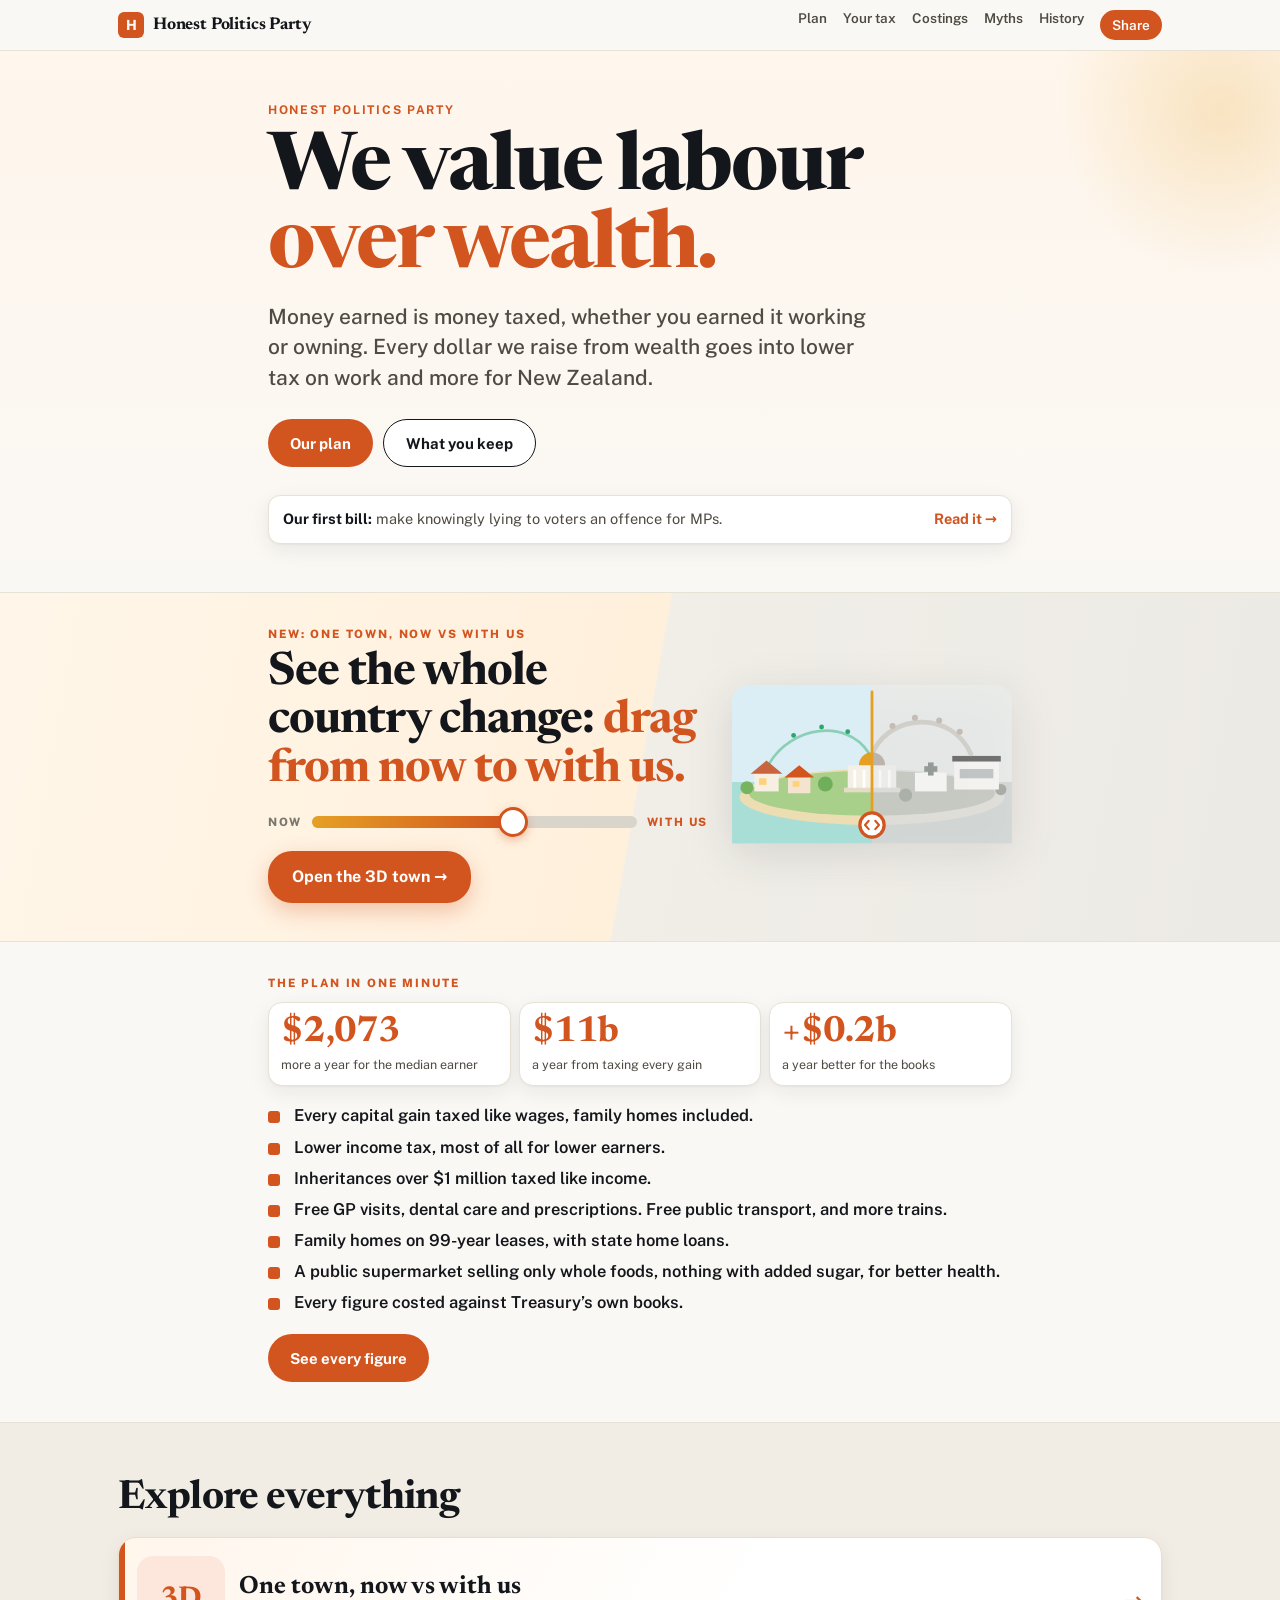
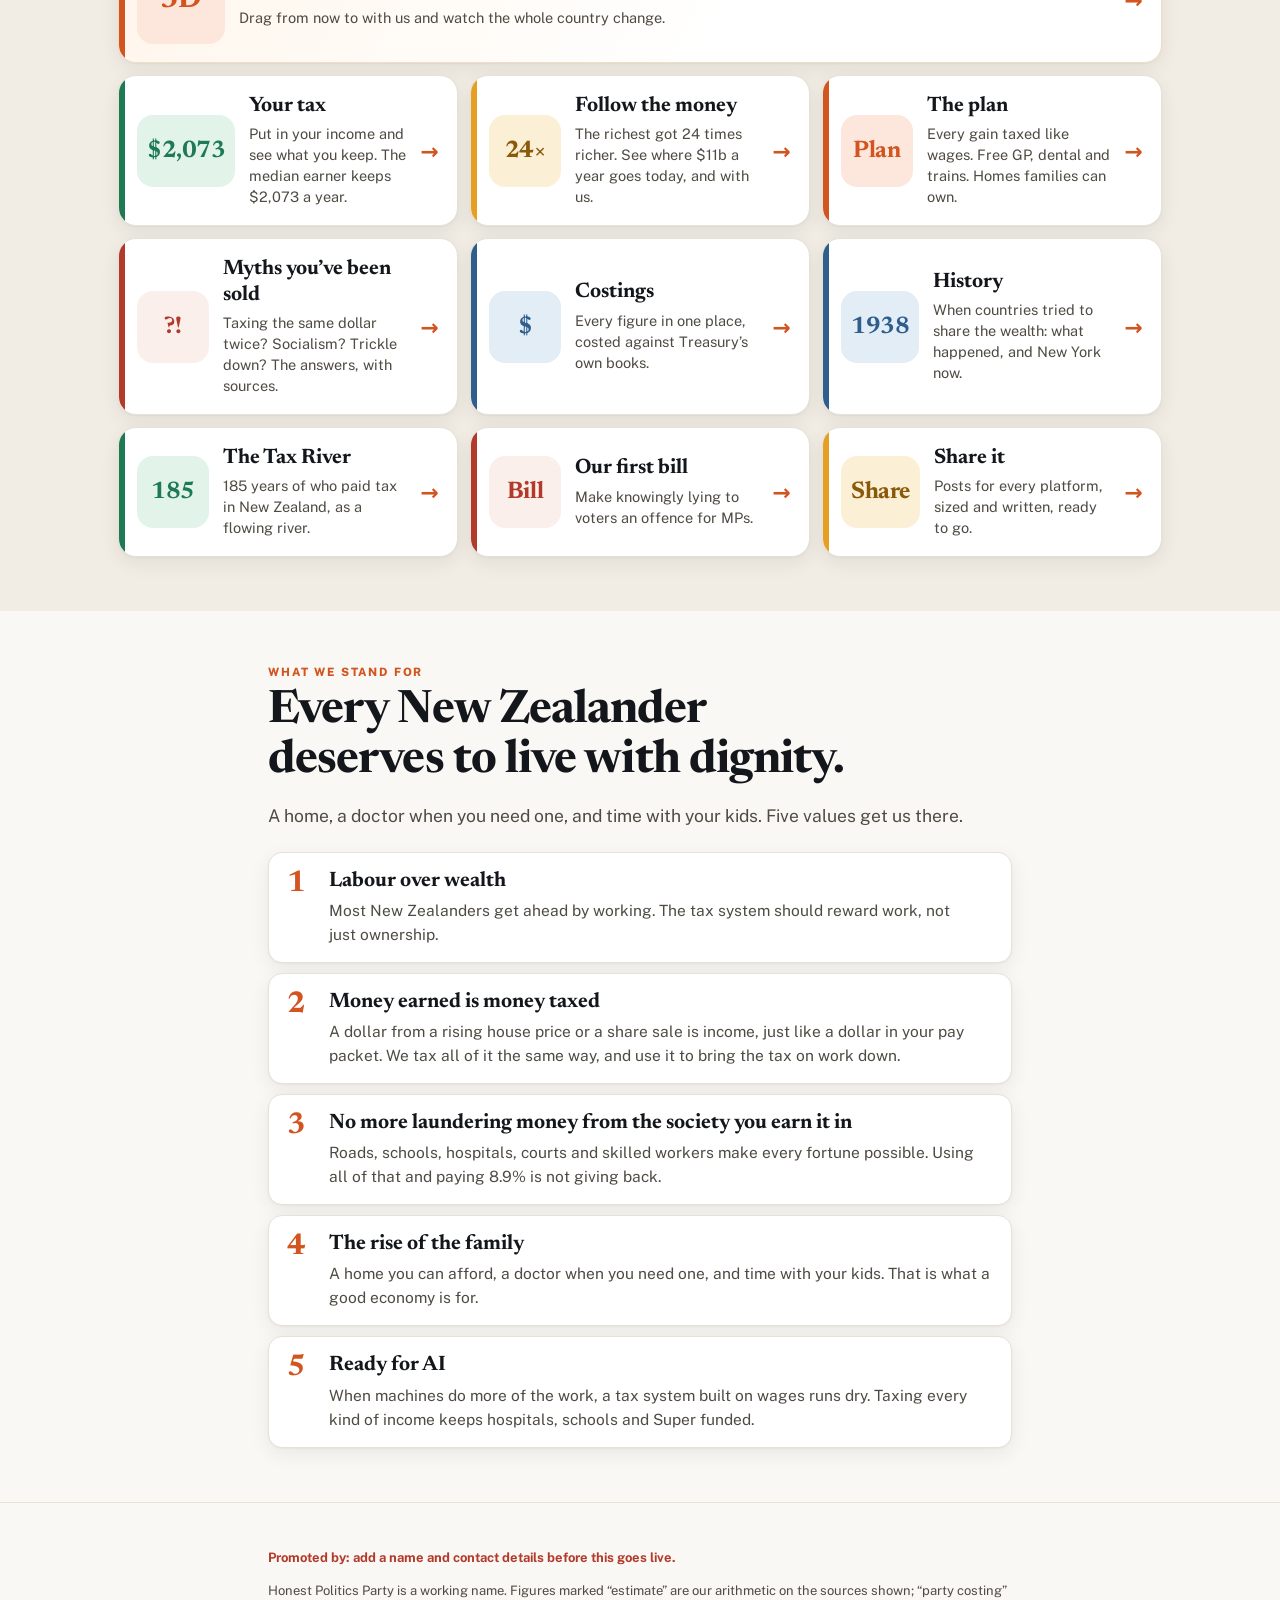
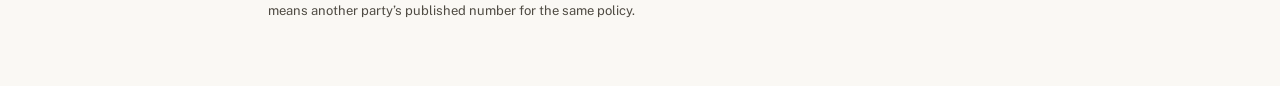
<file: index.html>
<!doctype html>
<html lang="en">
<head>
<meta charset="utf-8">
<meta name="viewport" content="width=device-width, initial-scale=1, viewport-fit=cover">
<meta name="theme-color" content="#13161B">
<title>Honest Politics Party: we value labour over wealth</title>
<meta name="description" content="Money earned is money taxed. Every capital gain taxed like wages, and the money used to bring the tax on work down. A plan for New Zealand families, costed against Treasury's books.">
<meta property="og:type" content="website">
<meta property="og:site_name" content="Honest Politics Party">
<meta property="og:title" content="We value labour over wealth. Money earned is money taxed.">
<meta property="og:description" content="Every capital gain taxed like wages, and the money used to bring the tax on work down. Costed against Treasury's books.">
<meta property="og:url" content="https://honestpoliticsnz.pages.dev/">
<meta property="og:locale" content="en_NZ">
<meta property="og:image" content="https://honestpoliticsnz.pages.dev/og-party.png">
<meta property="og:image:width" content="1200">
<meta property="og:image:height" content="630">
<meta property="og:image:alt" content="Honest Politics Party. We value labour over wealth. Money earned is money taxed.">
<meta name="twitter:card" content="summary_large_image">
<meta name="twitter:title" content="We value labour over wealth. Money earned is money taxed.">
<meta name="twitter:description" content="Every capital gain taxed like wages, and the money used to bring the tax on work down.">
<meta name="twitter:image" content="https://honestpoliticsnz.pages.dev/og-party.png">
<link rel="icon" href="data:image/svg+xml,%3Csvg xmlns='http://www.w3.org/2000/svg' viewBox='0 0 100 100'%3E%3Crect width='100' height='100' rx='22' fill='%23D2541F'/%3E%3Ctext x='50' y='68' font-family='Arial' font-weight='700' font-size='52' text-anchor='middle' fill='%23FAF8F4'%3EH%3C/text%3E%3C/svg%3E">
<link rel="preconnect" href="https://fonts.googleapis.com">
<link rel="preconnect" href="https://fonts.gstatic.com" crossorigin>
<link href="https://fonts.googleapis.com/css2?family=Newsreader:ital,opsz,wght@0,6..72,500;0,6..72,600;0,6..72,700;1,6..72,600&family=Public+Sans:wght@400;500;600;700;800&display=swap" rel="stylesheet">
<link rel="stylesheet" href="/assets/party.css">
</head>
<body>

<header class="top">
  <div class="topIn">
    <a class="brand" href="/"><span class="mark">H</span>Honest Politics Party</a>
    <nav class="nav">
      <a href="/plan/">Plan</a>
      <a href="/tax/">Your tax</a>
      <a href="/finance/">Costings</a>
      <a href="/myths/">Myths</a>
      <a href="/history/">History</a>
      <a href="/social/" class="navCta">Share</a>
    </nav>
  </div>
</header>

<section class="hero">
  <div class="wrap">
    <div class="heroKick">Honest Politics Party</div>
    <h1 class="heroTitle">We value labour <em>over wealth.</em></h1>
    <p class="heroSub">Money earned is money taxed, whether you earned it working or owning. Every dollar we raise from wealth goes into lower tax on work and more for New Zealand.</p>
    <div class="heroCta">
      <a class="btn btnFlame" href="/plan/">Our plan</a>
      <a class="btn btnGhost" href="/tax/">What you keep</a>
    </div>
    <a class="billBand" href="/bill/"><span><b>Our first bill:</b> make knowingly lying to voters an offence for MPs.</span><span>Read it →</span></a>
  </div>
</section>

<section class="townBand" aria-label="One town: now vs with us">
  <a class="townBandIn" href="/town/">
    <span class="wrap townGrid">
      <span class="townCopy">
        <span class="townKick">New: one town, now vs with us</span>
        <span class="townH">See the whole country change: <em>drag from now to with us.</em></span>
        <span class="townDemo" aria-hidden="true"><span class="tdNow">Now</span><span class="tdTrack"><i></i></span><span class="tdUs">With us</span></span>
        <span class="btn btnFlame townBtn">Open the 3D town →</span>
      </span>
      <svg class="townArt" viewBox="0 0 300 170" aria-hidden="true">
        <defs>
          <clipPath id="tbL"><rect x="0" y="0" width="150" height="170"/></clipPath>
          <clipPath id="tbR"><rect x="150" y="0" width="150" height="170"/></clipPath>
          <filter id="tbGrey"><feColorMatrix type="saturate" values="0.12"/></filter>
          <g id="tbTown">
            <rect x="0" y="0" width="300" height="170" rx="18" fill="#DCEEF5"/>
            <rect x="0" y="104" width="300" height="66" fill="#A9DED7"/>
            <ellipse cx="150" cy="120" rx="142" ry="30" fill="#ECDDB2"/>
            <ellipse cx="150" cy="116" rx="132" ry="24" fill="#A8D08A"/>
            <circle cx="16" cy="110" r="7" fill="#78B460"/><circle cx="100" cy="106" r="8" fill="#6FAE5A"/><circle cx="186" cy="118" r="7" fill="#78B460"/><circle cx="288" cy="112" r="6" fill="#6FAE5A"/>
            <rect x="24" y="94" width="26" height="20" fill="#F6EFE2"/><polygon points="20,95 37,81 54,95" fill="#C9643F"/><rect x="29" y="100" width="8" height="7" fill="#FFD27A"/>
            <rect x="60" y="98" width="24" height="18" fill="#F3E3CF"/><polygon points="56,99 72,86 88,99" fill="#D2541F"/><rect x="65" y="103" width="7" height="6" fill="#FFD27A"/>
            <rect x="124" y="86" width="52" height="26" fill="#F5F0E6"/><rect x="120" y="110" width="60" height="5" fill="#E4DBC8"/>
            <rect x="130" y="91" width="3" height="19" fill="#fff"/><rect x="140" y="91" width="3" height="19" fill="#fff"/><rect x="157" y="91" width="3" height="19" fill="#fff"/><rect x="167" y="91" width="3" height="19" fill="#fff"/>
            <path d="M136 86a14 14 0 0 1 28 0z" fill="#E5A024"/>
            <rect x="196" y="94" width="34" height="20" fill="#FAFBF8"/><rect x="210" y="83" width="6" height="14" fill="#2E9E6E"/><rect x="206" y="87" width="14" height="6" fill="#2E9E6E"/>
            <rect x="238" y="80" width="48" height="32" fill="#FBF8F2"/><rect x="236" y="76" width="52" height="6" fill="#4F5761"/><rect x="244" y="90" width="36" height="10" fill="#9CC3DA"/>
            <path d="M256 74C236 28 172 30 152 70" fill="none" stroke="#E5A024" stroke-width="5" stroke-linecap="round" opacity=".45"/>
            <circle cx="244" cy="50" r="3.2" fill="#F2A829"/><circle cx="222" cy="38" r="3.2" fill="#F2A829"/><circle cx="196" cy="35" r="3.2" fill="#F2A829"/><circle cx="172" cy="44" r="3.2" fill="#F2A829"/>
            <path d="M146 72C122 36 64 44 40 84" fill="none" stroke="#29A86B" stroke-width="3" stroke-linecap="round" opacity=".45"/>
            <circle cx="124" cy="50" r="2.6" fill="#29A86B"/><circle cx="96" cy="45" r="2.6" fill="#29A86B"/><circle cx="66" cy="54" r="2.6" fill="#29A86B"/>
          </g>
        </defs>
        <use href="#tbTown" clip-path="url(#tbL)"/>
        <g clip-path="url(#tbR)"><use href="#tbTown" filter="url(#tbGrey)" opacity=".8"/></g>
        <rect x="148.5" y="6" width="3" height="140" rx="1.5" fill="#E5A024"/>
        <circle cx="150" cy="150" r="13" fill="#fff" stroke="#D2541F" stroke-width="3.5"/>
        <path d="M146.5 145.5l-4 4.5 4 4.5M153.5 145.5l4 4.5-4 4.5" fill="none" stroke="#D2541F" stroke-width="2.2" stroke-linecap="round" stroke-linejoin="round"/>
      </svg>
    </span>
  </a>
</section>

<main>
  <section class="sec secOverview" id="overview">
    <div class="wrap">
      <div class="kick">The plan in one minute</div>
      <div class="ovNums" id="ovNums"></div>
      <ul class="ovList" id="ovList"></ul>
      <a class="btn btnInk" href="/finance/">See every figure</a>
    </div>
  </section>

  <section class="sec secAlt" id="explore">
    <div class="wrap wrapWide">
      <div class="explore" data-title="Explore everything"></div>
    </div>
  </section>

  <section class="sec" id="values">
    <div class="wrap">
      <div class="kick">What we stand for</div>
      <h2 class="h2">Every New Zealander deserves to live with dignity.</h2>
      <p class="lead">A home, a doctor when you need one, and time with your kids. Five values get us there.</p>
      <div class="values" id="valuesList"></div>
    </div>
  </section>
</main>

<footer class="foot">
  <div class="wrap">
    <p class="promoter" id="promoter"></p>
    <p>Honest Politics Party is a working name. Figures marked “estimate” are our arithmetic on the sources shown; “party costing” means another party’s published number for the same policy.</p>
  </div>
</footer>

<script src="/assets/data.js"></script>
<script src="/assets/income-dist.js"></script>
<script src="/assets/finance.js"></script>
<script src="/assets/home.js"></script>
<script src="/assets/flows.js"></script>
<script src="/assets/explore.js"></script>
</body>
</html>
</file>
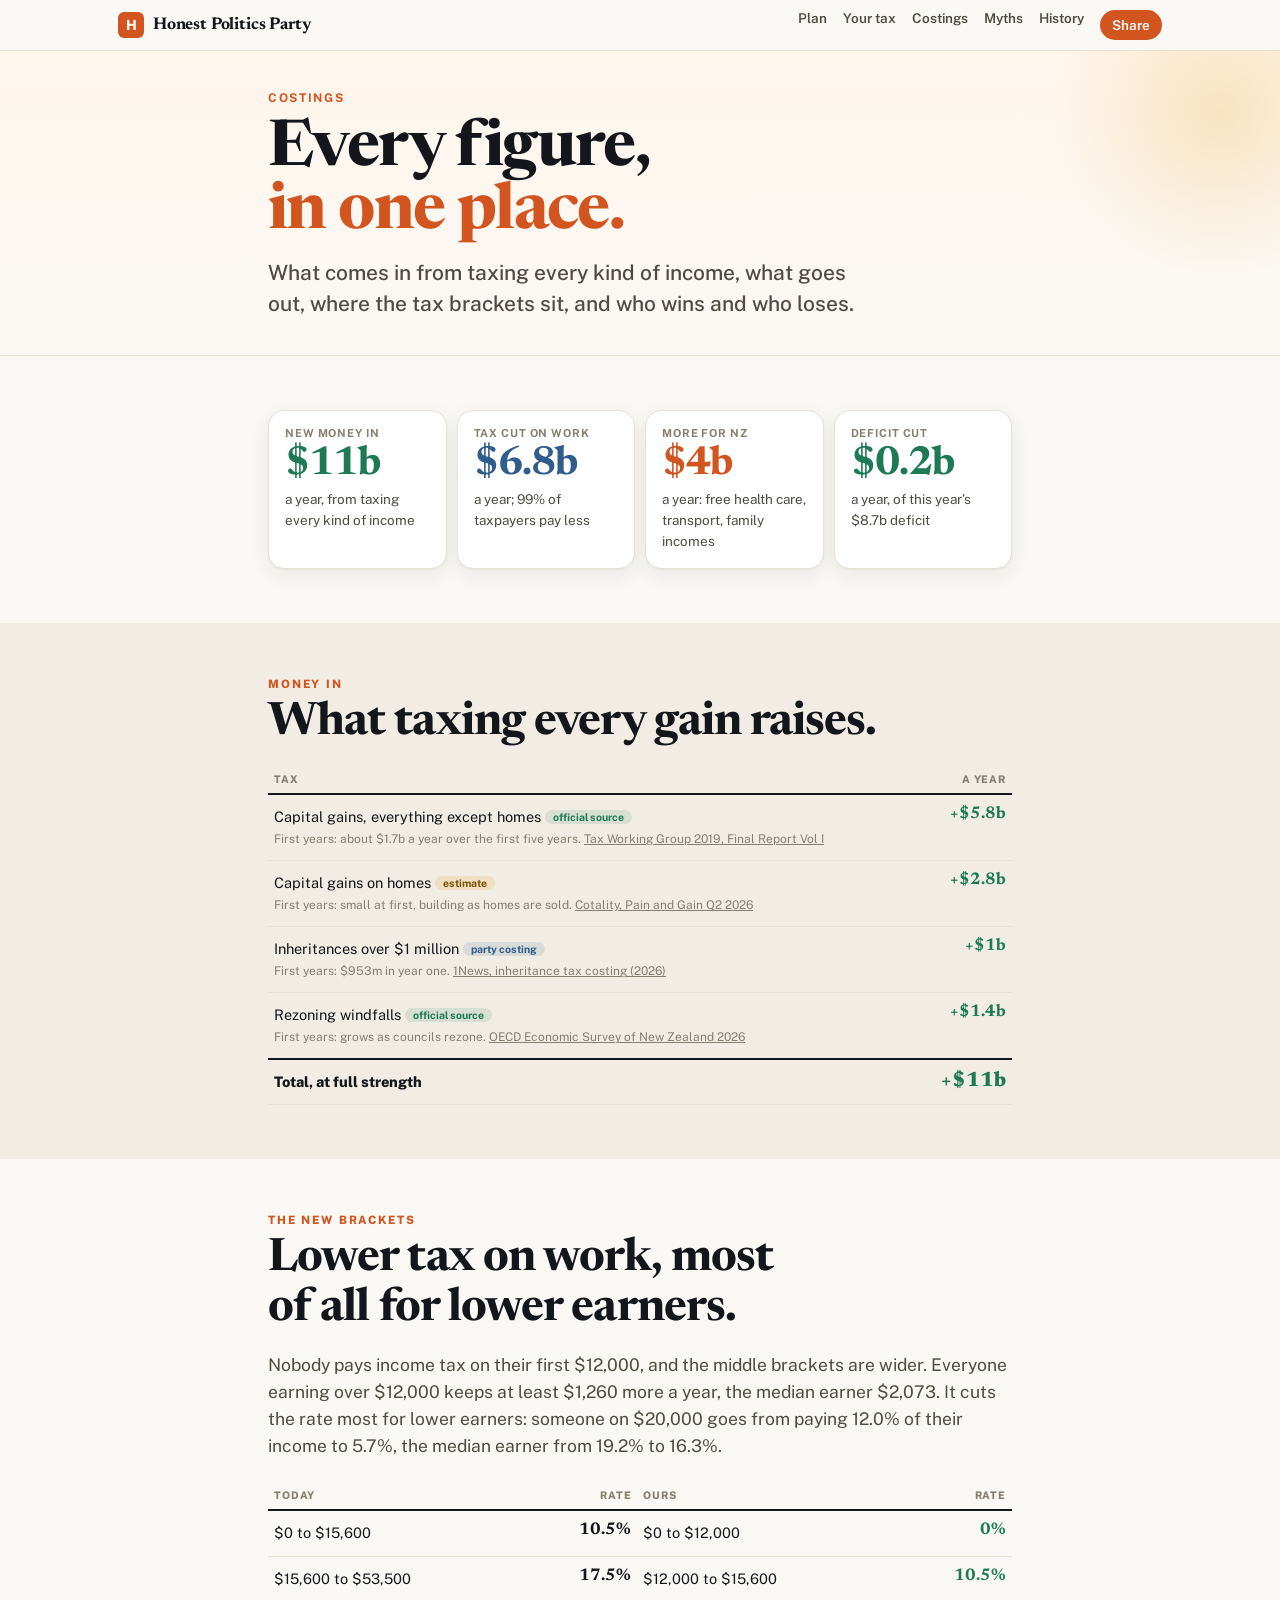
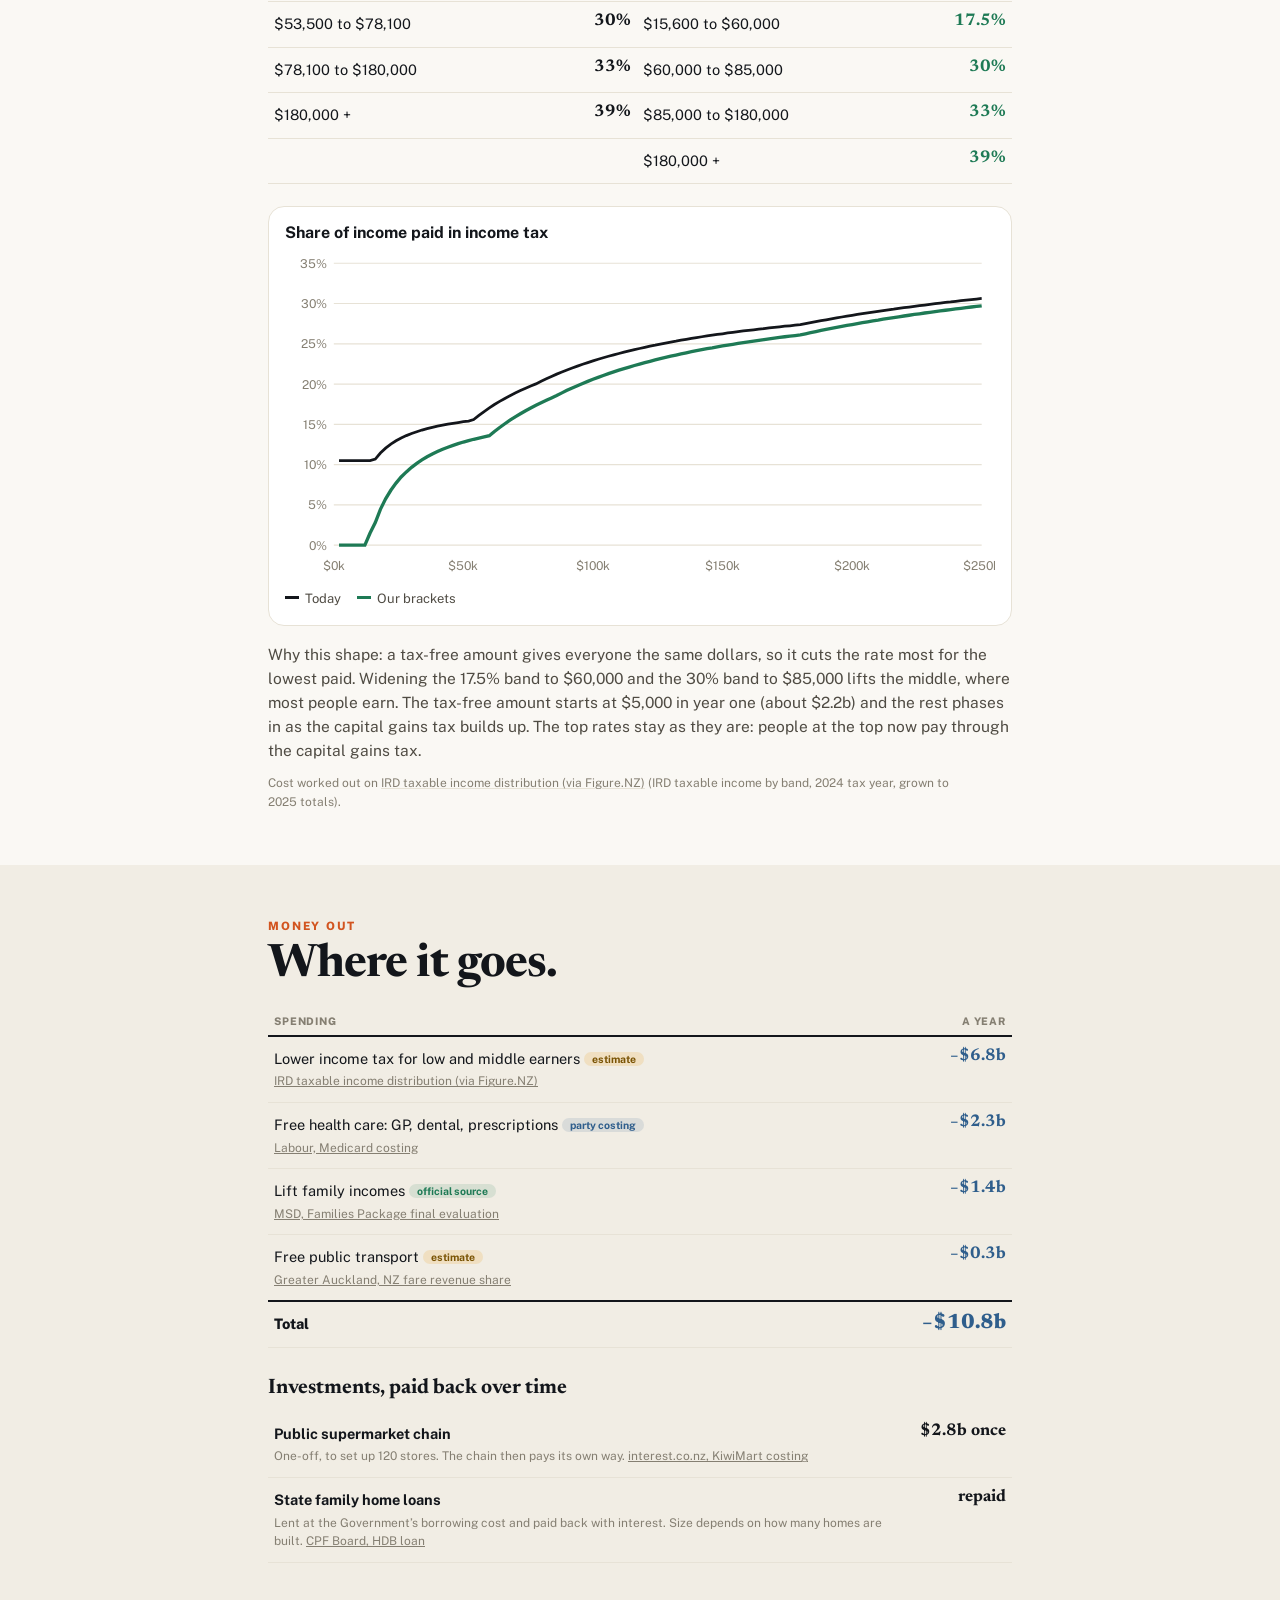
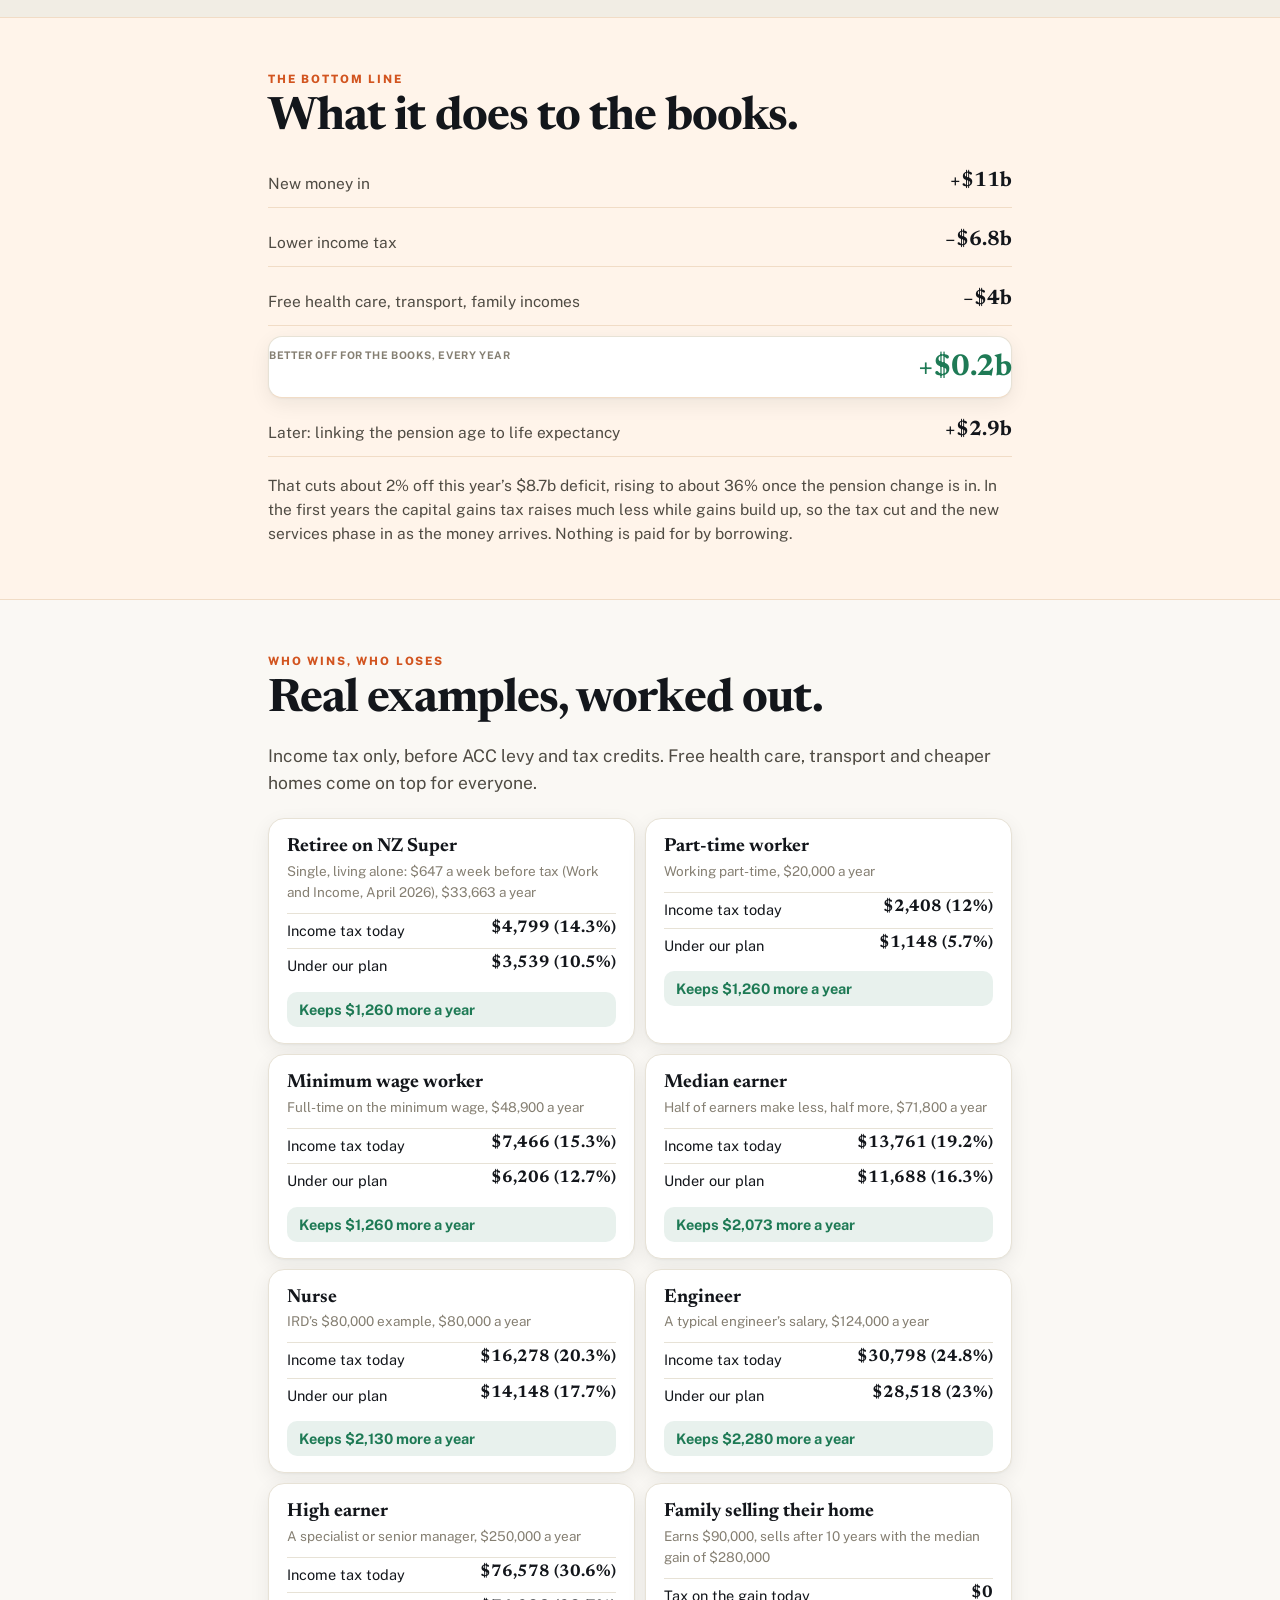
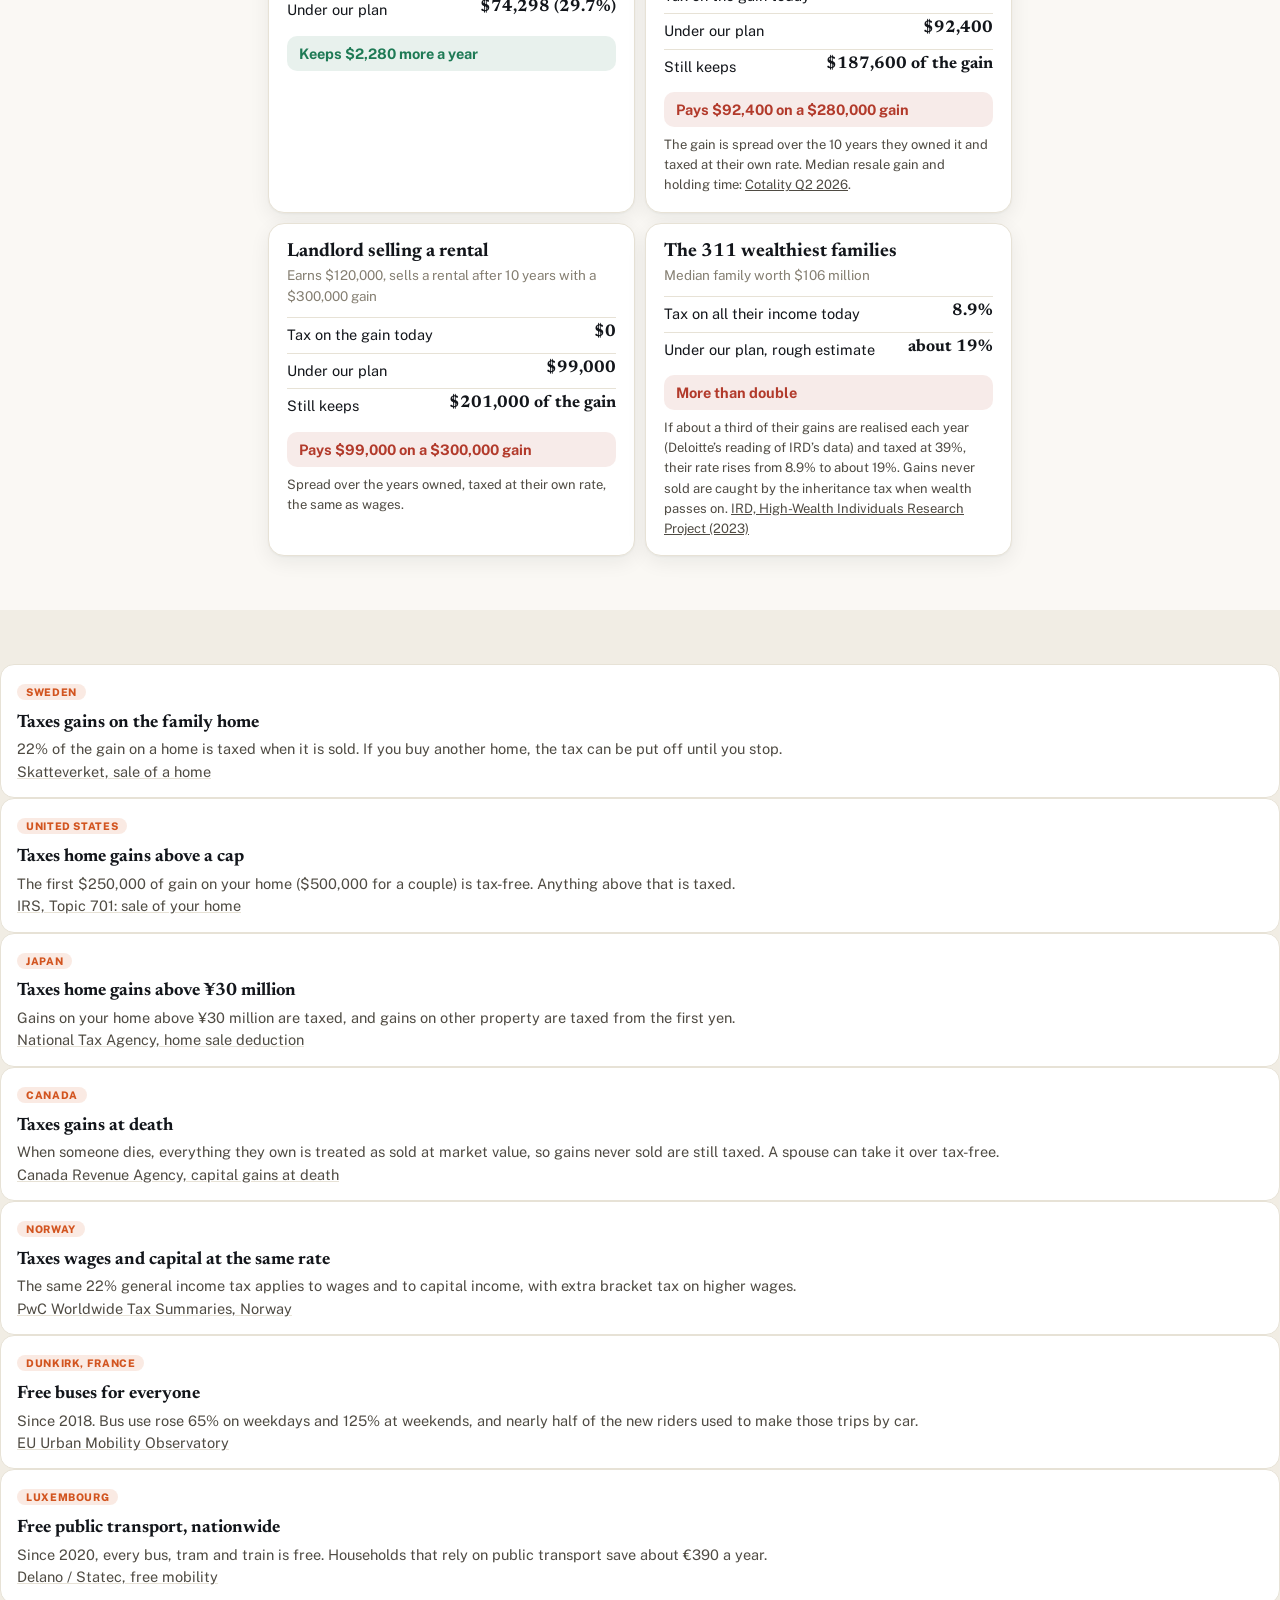
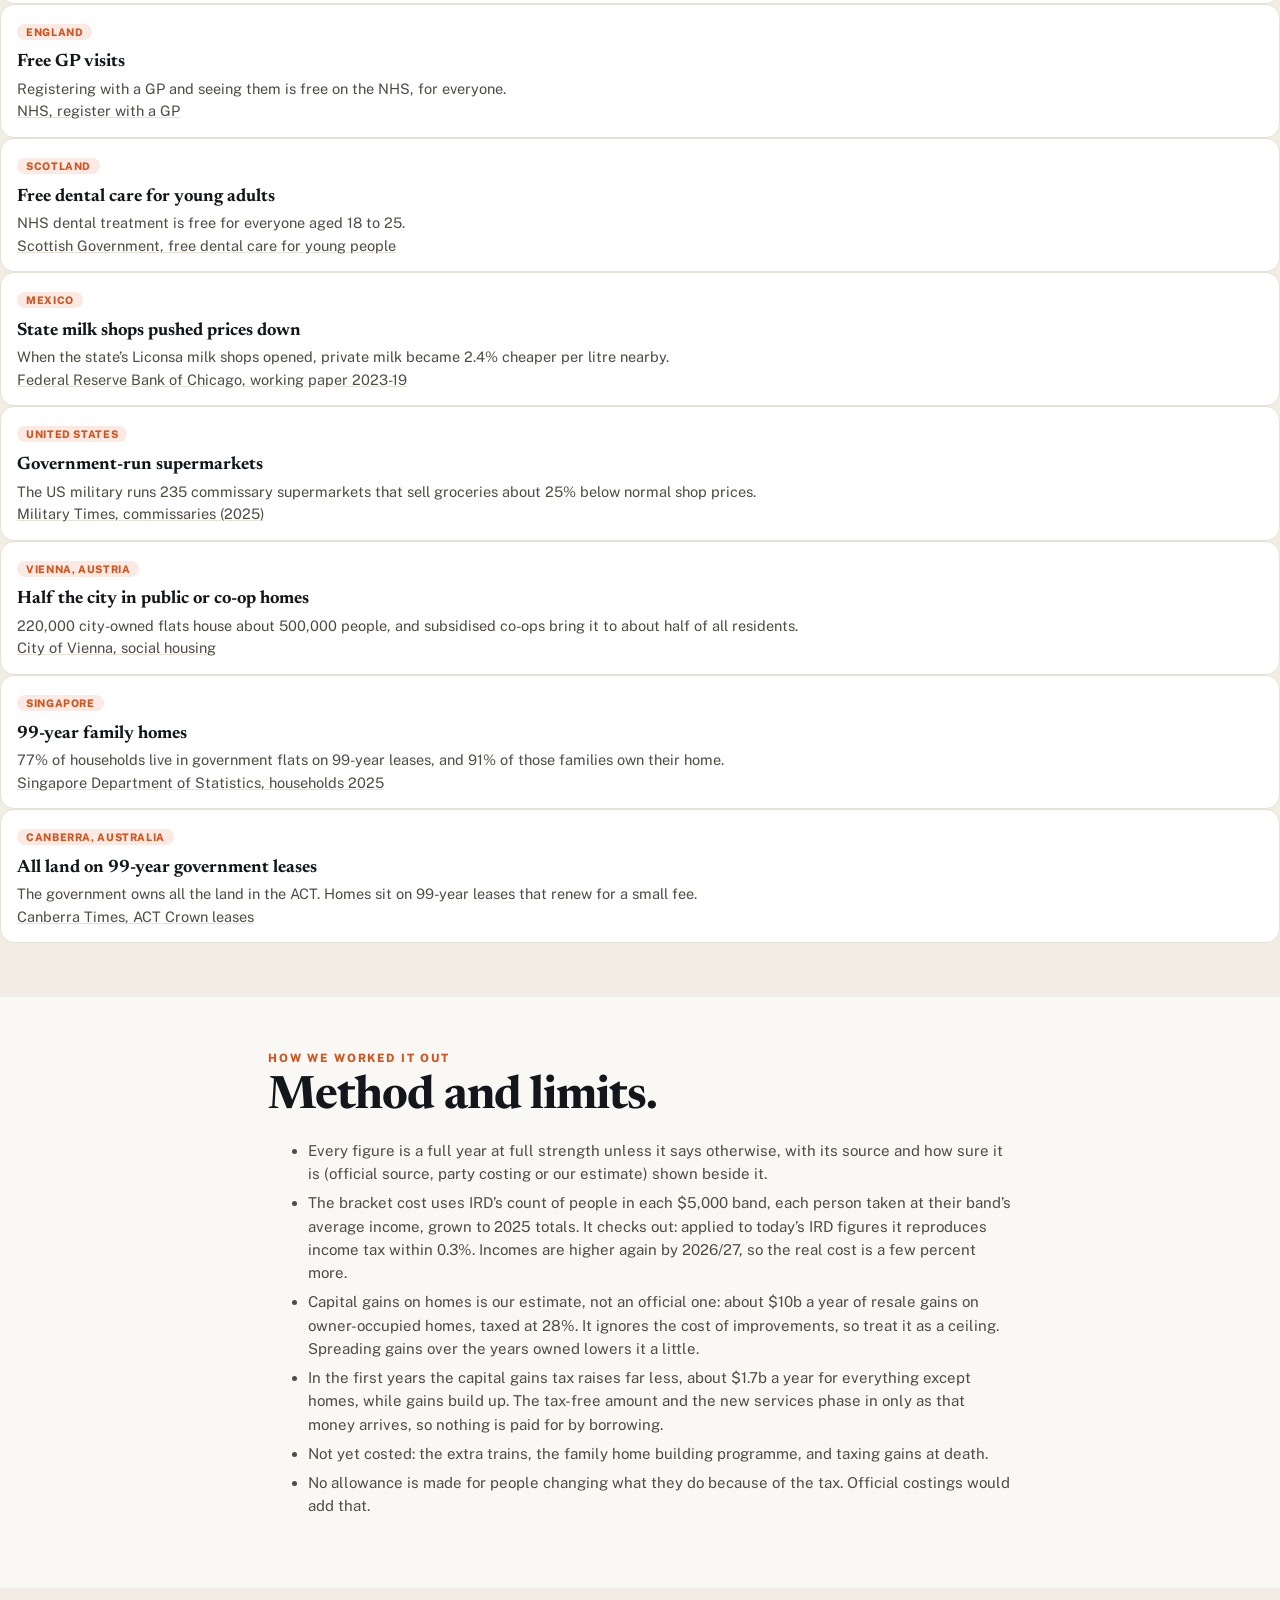
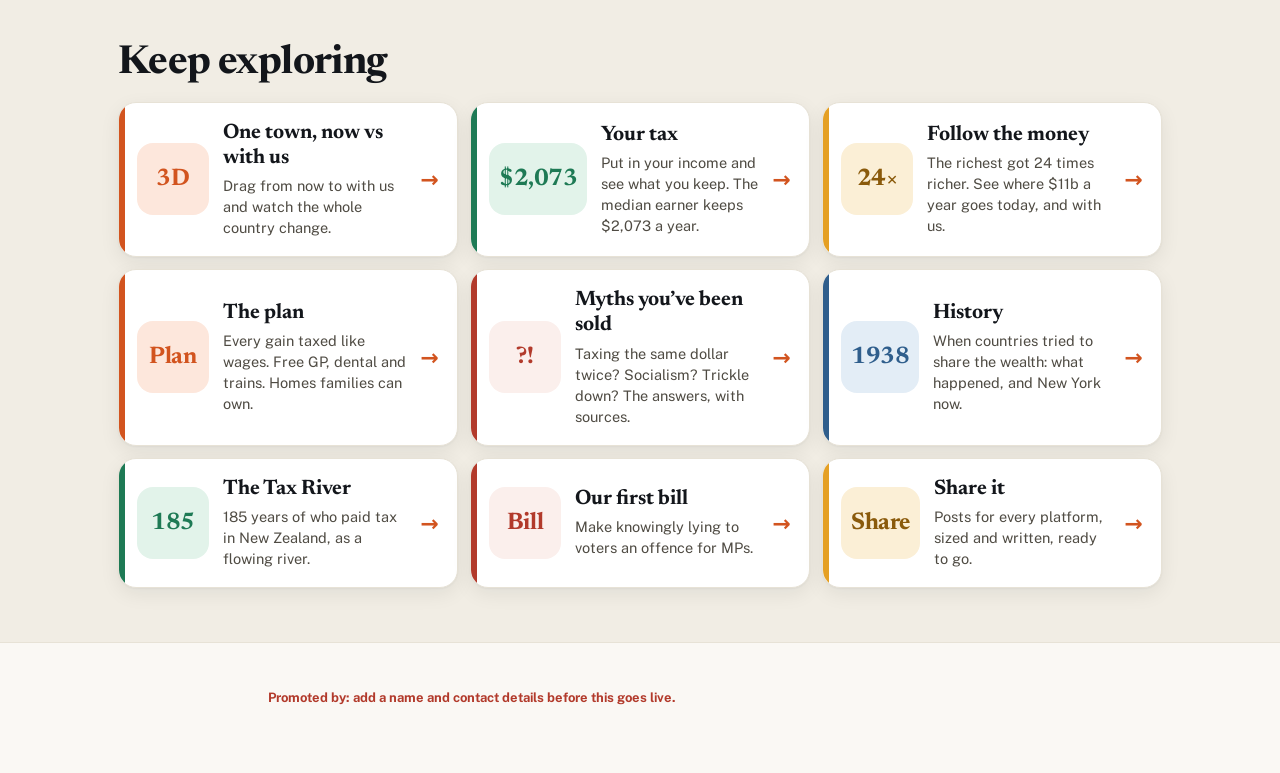
<file: finance/index.html>
<!doctype html>
<html lang="en">
<head>
<meta charset="utf-8">
<meta name="viewport" content="width=device-width, initial-scale=1, viewport-fit=cover">
<meta name="theme-color" content="#13161B">
<title>Costings: Honest Politics Party</title>
<meta name="description" content="Every figure in the Honest Politics Party plan: what comes in from taxing every gain, what goes out, the new tax brackets, and who wins and who loses.">
<meta property="og:title" content="Every figure, in one place: Honest Politics Party costings">
<meta property="og:image" content="https://honestpoliticsnz.pages.dev/og-party.png">
<link rel="icon" href="data:image/svg+xml,%3Csvg xmlns='http://www.w3.org/2000/svg' viewBox='0 0 100 100'%3E%3Crect width='100' height='100' rx='22' fill='%23D2541F'/%3E%3Ctext x='50' y='68' font-family='Arial' font-weight='700' font-size='52' text-anchor='middle' fill='%23FAF8F4'%3EH%3C/text%3E%3C/svg%3E">
<link rel="preconnect" href="https://fonts.googleapis.com">
<link rel="preconnect" href="https://fonts.gstatic.com" crossorigin>
<link href="https://fonts.googleapis.com/css2?family=Newsreader:opsz,wght@6..72,500;6..72,600;6..72,700&family=Public+Sans:wght@400;500;600;700;800&display=swap" rel="stylesheet">
<link rel="stylesheet" href="/assets/party.css">
<link rel="stylesheet" href="/finance/finance.css">
</head>
<body>

<header class="top">
  <div class="topIn">
    <a class="brand" href="/"><span class="mark">H</span>Honest Politics Party</a>
    <nav class="nav">
      <a href="/plan/">Plan</a>
      <a href="/tax/">Your tax</a>
      <a href="/finance/">Costings</a>
      <a href="/myths/">Myths</a>
      <a href="/history/">History</a>
      <a href="/social/" class="navCta">Share</a>
    </nav>
  </div>
</header>

<section class="hero heroSmall">
  <div class="wrap">
    <div class="heroKick">Costings</div>
    <h1 class="heroTitle">Every figure, <em>in one place.</em></h1>
    <p class="heroSub">What comes in from taxing every kind of income, what goes out, where the tax brackets sit, and who wins and who loses.</p>
  </div>
</section>

<main>
  <section class="sec">
    <div class="wrap">
      <div class="sumCards" id="sumCards"></div>
    </div>
  </section>

  <section class="sec secAlt" id="in">
    <div class="wrap">
      <div class="kick">Money in</div>
      <h2 class="h2">What taxing every gain raises.</h2>
      <div id="inTable"></div>
    </div>
  </section>

  <section class="sec" id="brackets">
    <div class="wrap">
      <div class="kick">The new brackets</div>
      <h2 class="h2">Lower tax on work, most of all for lower earners.</h2>
      <p class="lead" id="bracketLead"></p>
      <div id="bracketTable"></div>
      <div class="chartBox"><h3>Share of income paid in income tax</h3><div id="rateChart"></div></div>
      <div id="bracketNote"></div>
    </div>
  </section>

  <section class="sec secAlt" id="out">
    <div class="wrap">
      <div class="kick">Money out</div>
      <h2 class="h2">Where it goes.</h2>
      <div id="outTable"></div>
      <h3 class="h3">Investments, paid back over time</h3>
      <div id="invTable"></div>
    </div>
  </section>

  <section class="sec secInk" id="net">
    <div class="wrap">
      <div class="kick">The bottom line</div>
      <h2 class="h2">What it does to the books.</h2>
      <div id="netBox"></div>
    </div>
  </section>

  <section class="sec" id="who">
    <div class="wrap">
      <div class="kick">Who wins, who loses</div>
      <h2 class="h2">Real examples, worked out.</h2>
      <p class="lead">Income tax only, before ACC levy and tax credits. Free health care, transport and cheaper homes come on top for everyone.</p>
      <div class="people" id="people"></div>
    </div>
  </section>

  <section class="sec secAlt" id="world">
    <div class="wrap">
      <div class="kick">Around the world</div>
      <h2 class="h2">Who already does this.</h2>
      <div class="world" id="world"></div>
    </div>
  </section>

  <section class="sec" id="method">
    <div class="wrap">
      <div class="kick">How we worked it out</div>
      <h2 class="h2">Method and limits.</h2>
      <div id="methodBox" class="method"></div>
    </div>
  </section>
  <section class="sec secAlt"><div class="wrap wrapWide"><div class="explore" data-current="finance" data-title="Keep exploring"></div></div></section>
</main>

<footer class="foot">
  <div class="wrap"><p class="promoter" id="promoter"></p></div>
</footer>

<script src="/assets/data.js"></script>
<script src="/assets/income-dist.js"></script>
<script src="/assets/finance.js"></script>
<script src="/assets/world.js"></script>
<script src="/finance/finance-page.js"></script>
<script src="/assets/explore.js"></script>
</body>
</html>
</file>
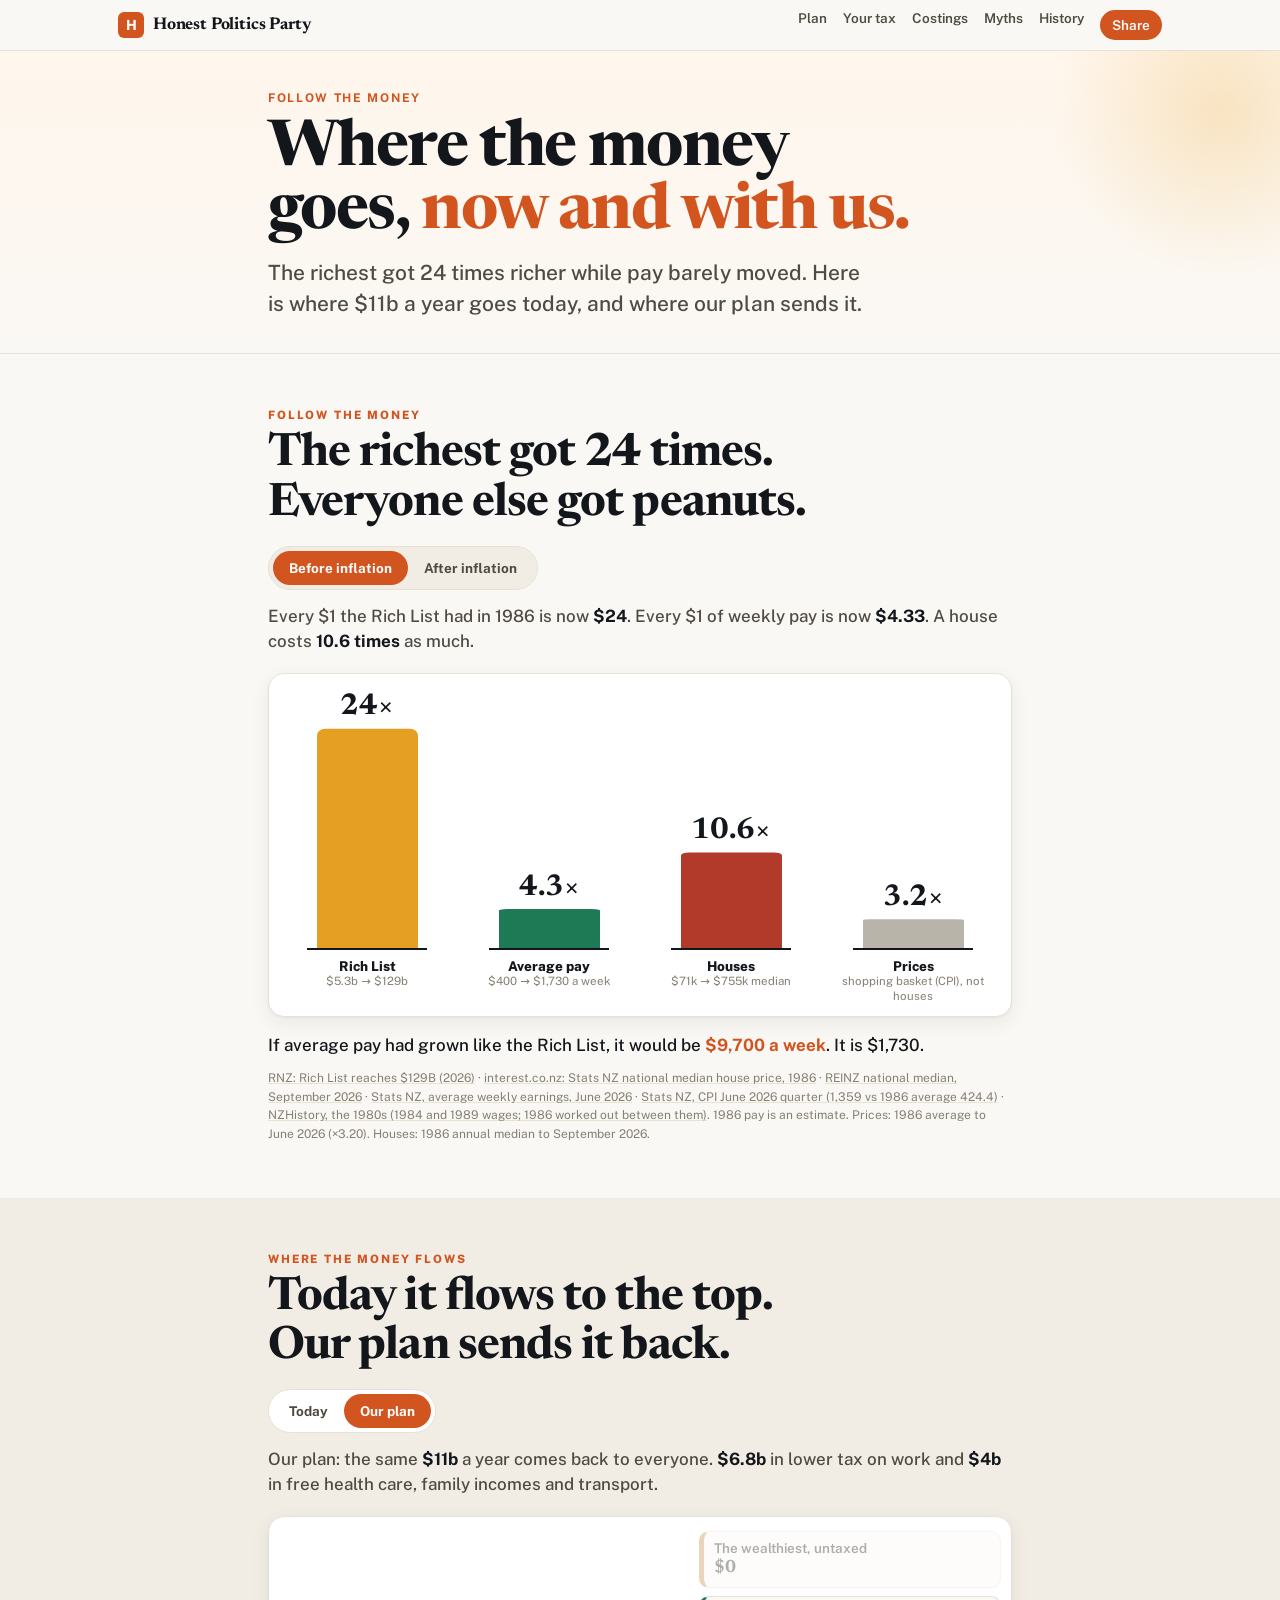
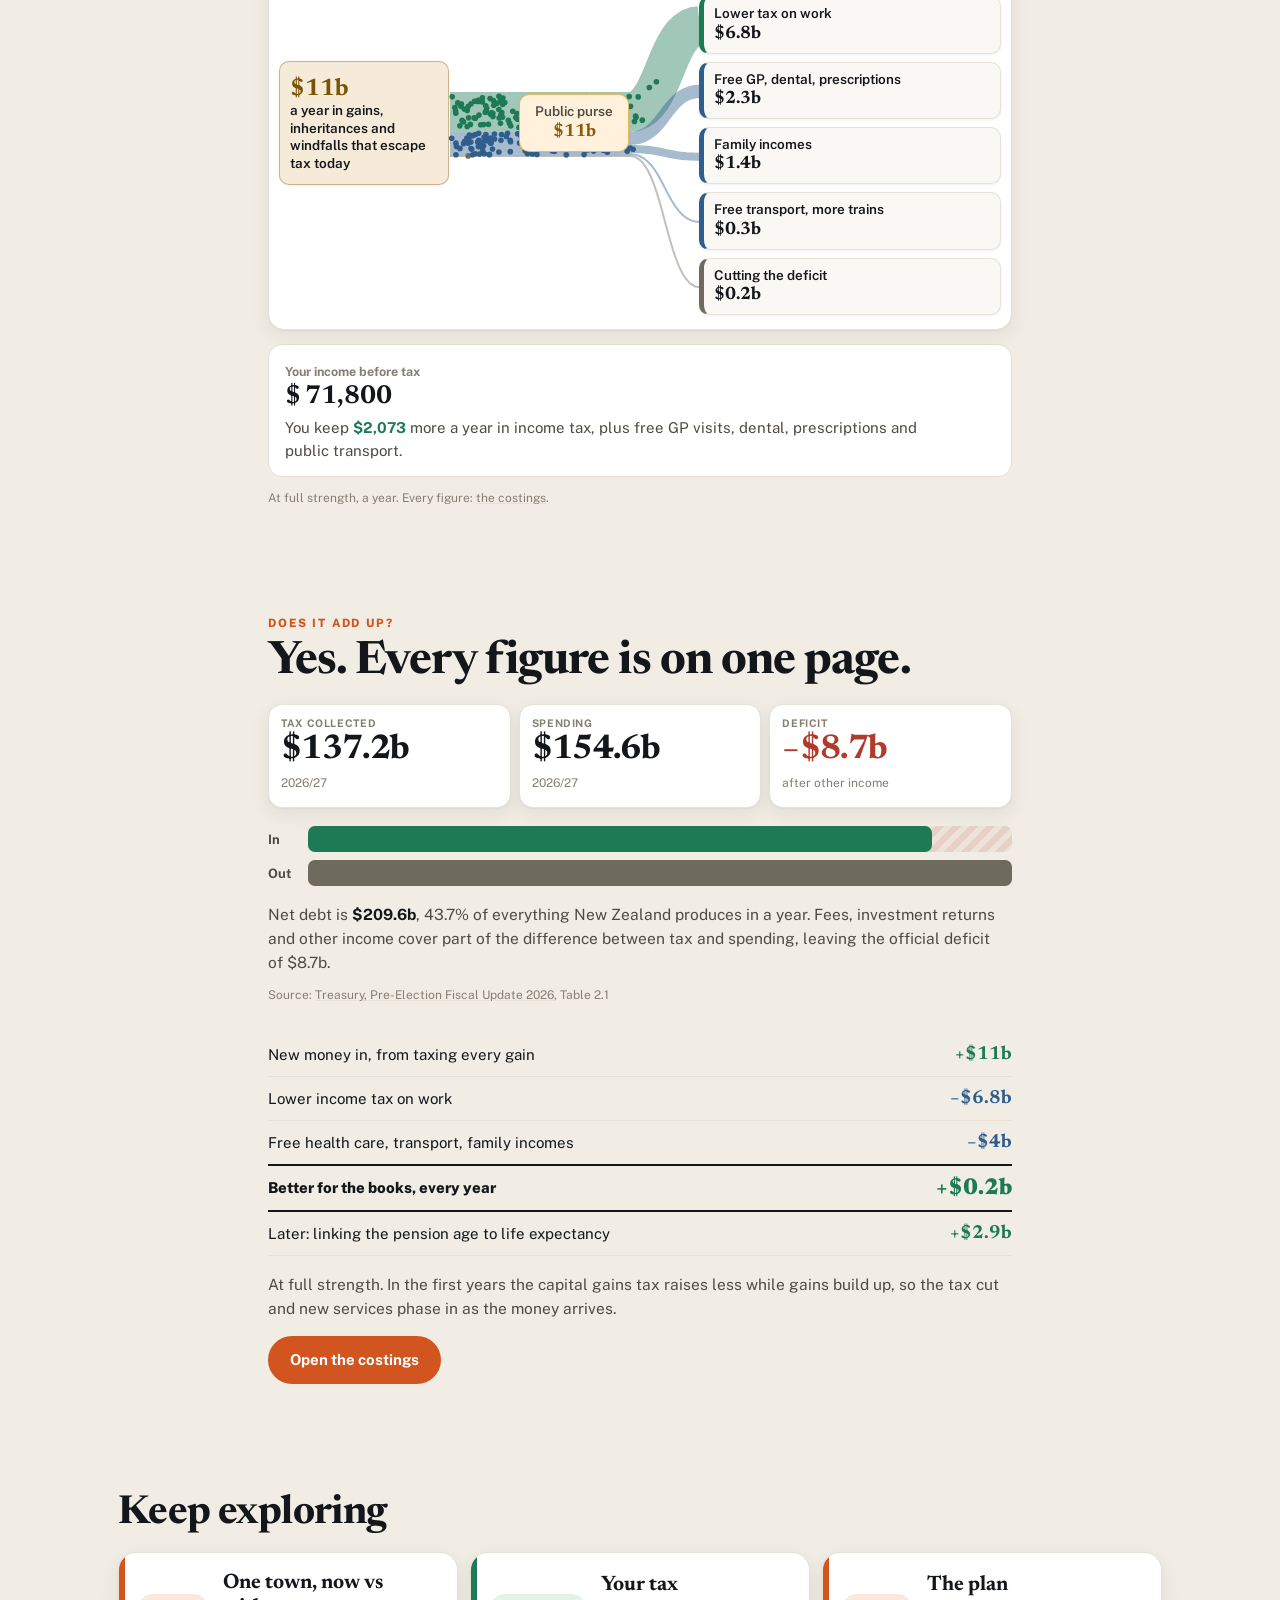
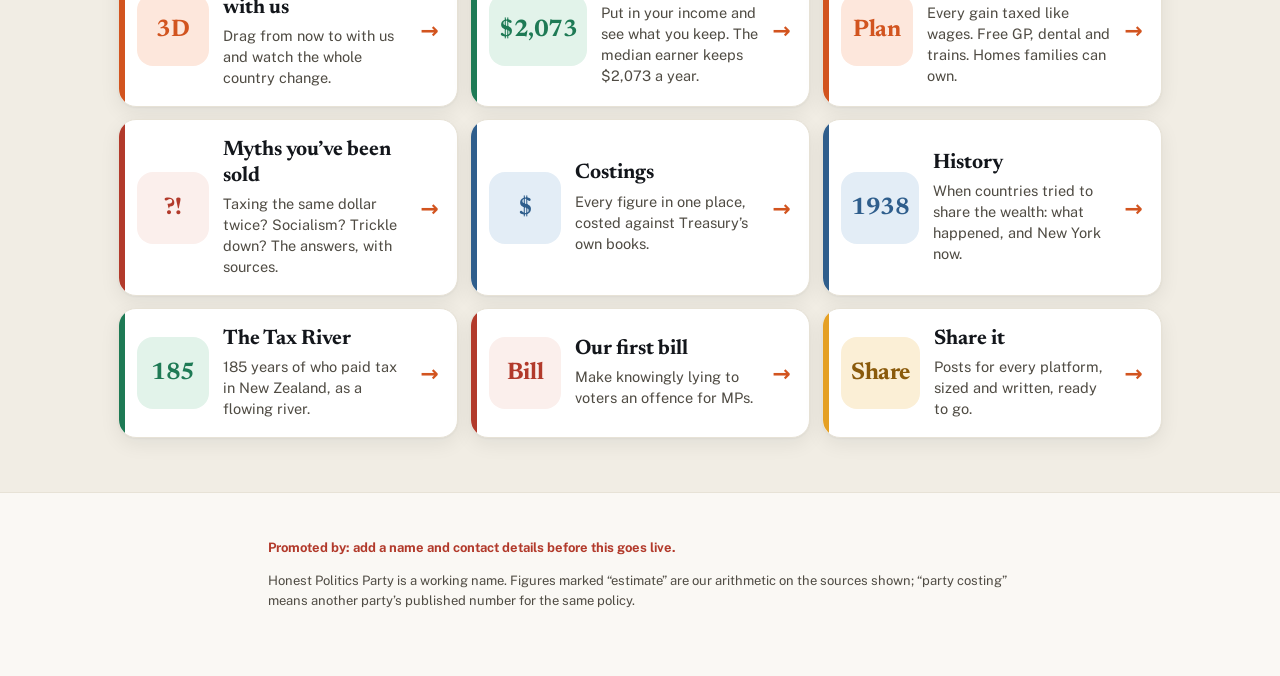
<file: money/index.html>
<!doctype html>
<html lang="en">
<head>
<meta charset="utf-8">
<meta name="viewport" content="width=device-width, initial-scale=1, viewport-fit=cover">
<meta name="theme-color" content="#13161B">
<title>Follow the money: Honest Politics Party</title>
<meta name="description" content="Money earned is money taxed. Every capital gain taxed like wages, and the money used to bring the tax on work down. A plan for New Zealand families, costed against Treasury's books.">
<meta property="og:type" content="website">
<meta property="og:site_name" content="Honest Politics Party">
<meta property="og:title" content="We value labour over wealth. Money earned is money taxed.">
<meta property="og:description" content="Every capital gain taxed like wages, and the money used to bring the tax on work down. Costed against Treasury's books.">
<meta property="og:url" content="https://honestpoliticsnz.pages.dev/money/">
<meta property="og:locale" content="en_NZ">
<meta property="og:image" content="https://honestpoliticsnz.pages.dev/og-party.png">
<meta property="og:image:width" content="1200">
<meta property="og:image:height" content="630">
<meta property="og:image:alt" content="Honest Politics Party. We value labour over wealth. Money earned is money taxed.">
<meta name="twitter:card" content="summary_large_image">
<meta name="twitter:title" content="We value labour over wealth. Money earned is money taxed.">
<meta name="twitter:description" content="Every capital gain taxed like wages, and the money used to bring the tax on work down.">
<meta name="twitter:image" content="https://honestpoliticsnz.pages.dev/og-party.png">
<link rel="icon" href="data:image/svg+xml,%3Csvg xmlns='http://www.w3.org/2000/svg' viewBox='0 0 100 100'%3E%3Crect width='100' height='100' rx='22' fill='%23D2541F'/%3E%3Ctext x='50' y='68' font-family='Arial' font-weight='700' font-size='52' text-anchor='middle' fill='%23FAF8F4'%3EH%3C/text%3E%3C/svg%3E">
<link rel="preconnect" href="https://fonts.googleapis.com">
<link rel="preconnect" href="https://fonts.gstatic.com" crossorigin>
<link href="https://fonts.googleapis.com/css2?family=Newsreader:ital,opsz,wght@0,6..72,500;0,6..72,600;0,6..72,700;1,6..72,600&family=Public+Sans:wght@400;500;600;700;800&display=swap" rel="stylesheet">
<link rel="stylesheet" href="/assets/party.css">
</head>
<body>

<header class="top">
  <div class="topIn">
    <a class="brand" href="/"><span class="mark">H</span>Honest Politics Party</a>
    <nav class="nav">
      <a href="/plan/">Plan</a>
      <a href="/tax/">Your tax</a>
      <a href="/finance/">Costings</a>
      <a href="/myths/">Myths</a>
      <a href="/history/">History</a>
      <a href="/social/" class="navCta">Share</a>
    </nav>
  </div>
</header>

<section class="hero heroPage">
  <div class="wrap">
    <div class="heroKick">Follow the money</div>
    <h1 class="heroTitle">Where the money goes, <em>now and with us.</em></h1>
    <p class="heroSub">The richest got 24 times richer while pay barely moved. Here is where $11b a year goes today, and where our plan sends it.</p>
  </div>
</section>

<main>
  <section class="sec" id="gains">
    <div class="wrap">
      <div class="kick">Follow the money</div>
      <h2 class="h2">The richest got 24 times. Everyone else got peanuts.</h2>
      <div id="gainsViz"></div>
    </div>
  </section>

  <section class="sec secAlt" id="flow">
    <div class="wrap">
      <div class="kick">Where the money flows</div>
      <h2 class="h2">Today it flows to the top. Our plan sends it back.</h2>
      <div id="moneyFlow"></div>
    </div>
  </section>

  <section class="sec secAlt" id="adds">
    <div class="wrap">
      <div class="kick">Does it add up?</div>
      <h2 class="h2">Yes. Every figure is on one page.</h2>
      <div id="booksViz"></div>
      <div id="ledger" style="margin-top:28px"></div>
      <p class="body"><a class="btn btnInk" href="/finance/">Open the costings</a></p>
    </div>
  </section>

  <section class="sec secAlt"><div class="wrap wrapWide"><div class="explore" data-current="money" data-title="Keep exploring"></div></div></section>
</main>

<footer class="foot">
  <div class="wrap">
    <p class="promoter" id="promoter"></p>
    <p>Honest Politics Party is a working name. Figures marked “estimate” are our arithmetic on the sources shown; “party costing” means another party’s published number for the same policy.</p>
  </div>
</footer>

<script src="/assets/data.js"></script>
<script src="/assets/income-dist.js"></script>
<script src="/assets/finance.js"></script>
<script src="/assets/home.js"></script>
<script src="/assets/flows.js"></script>
<script src="/assets/explore.js"></script>
</body>
</html>
</file>
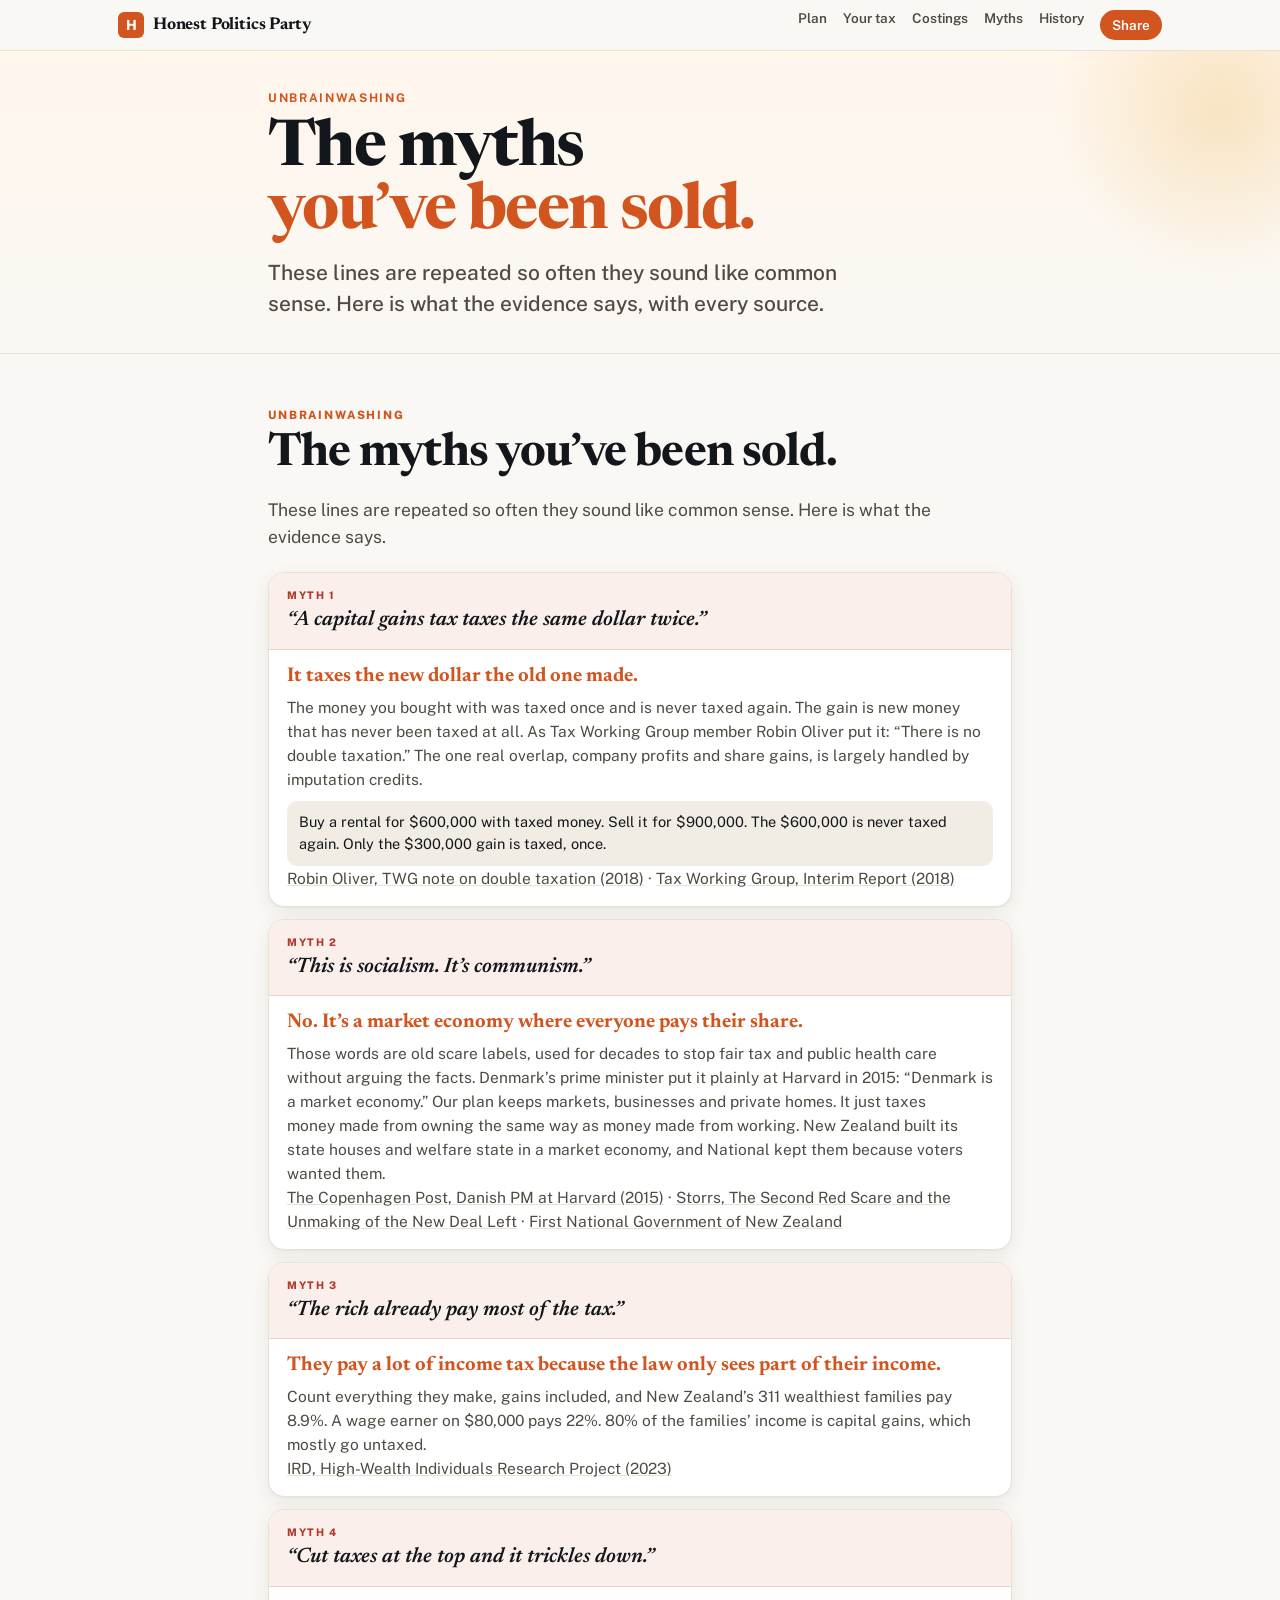
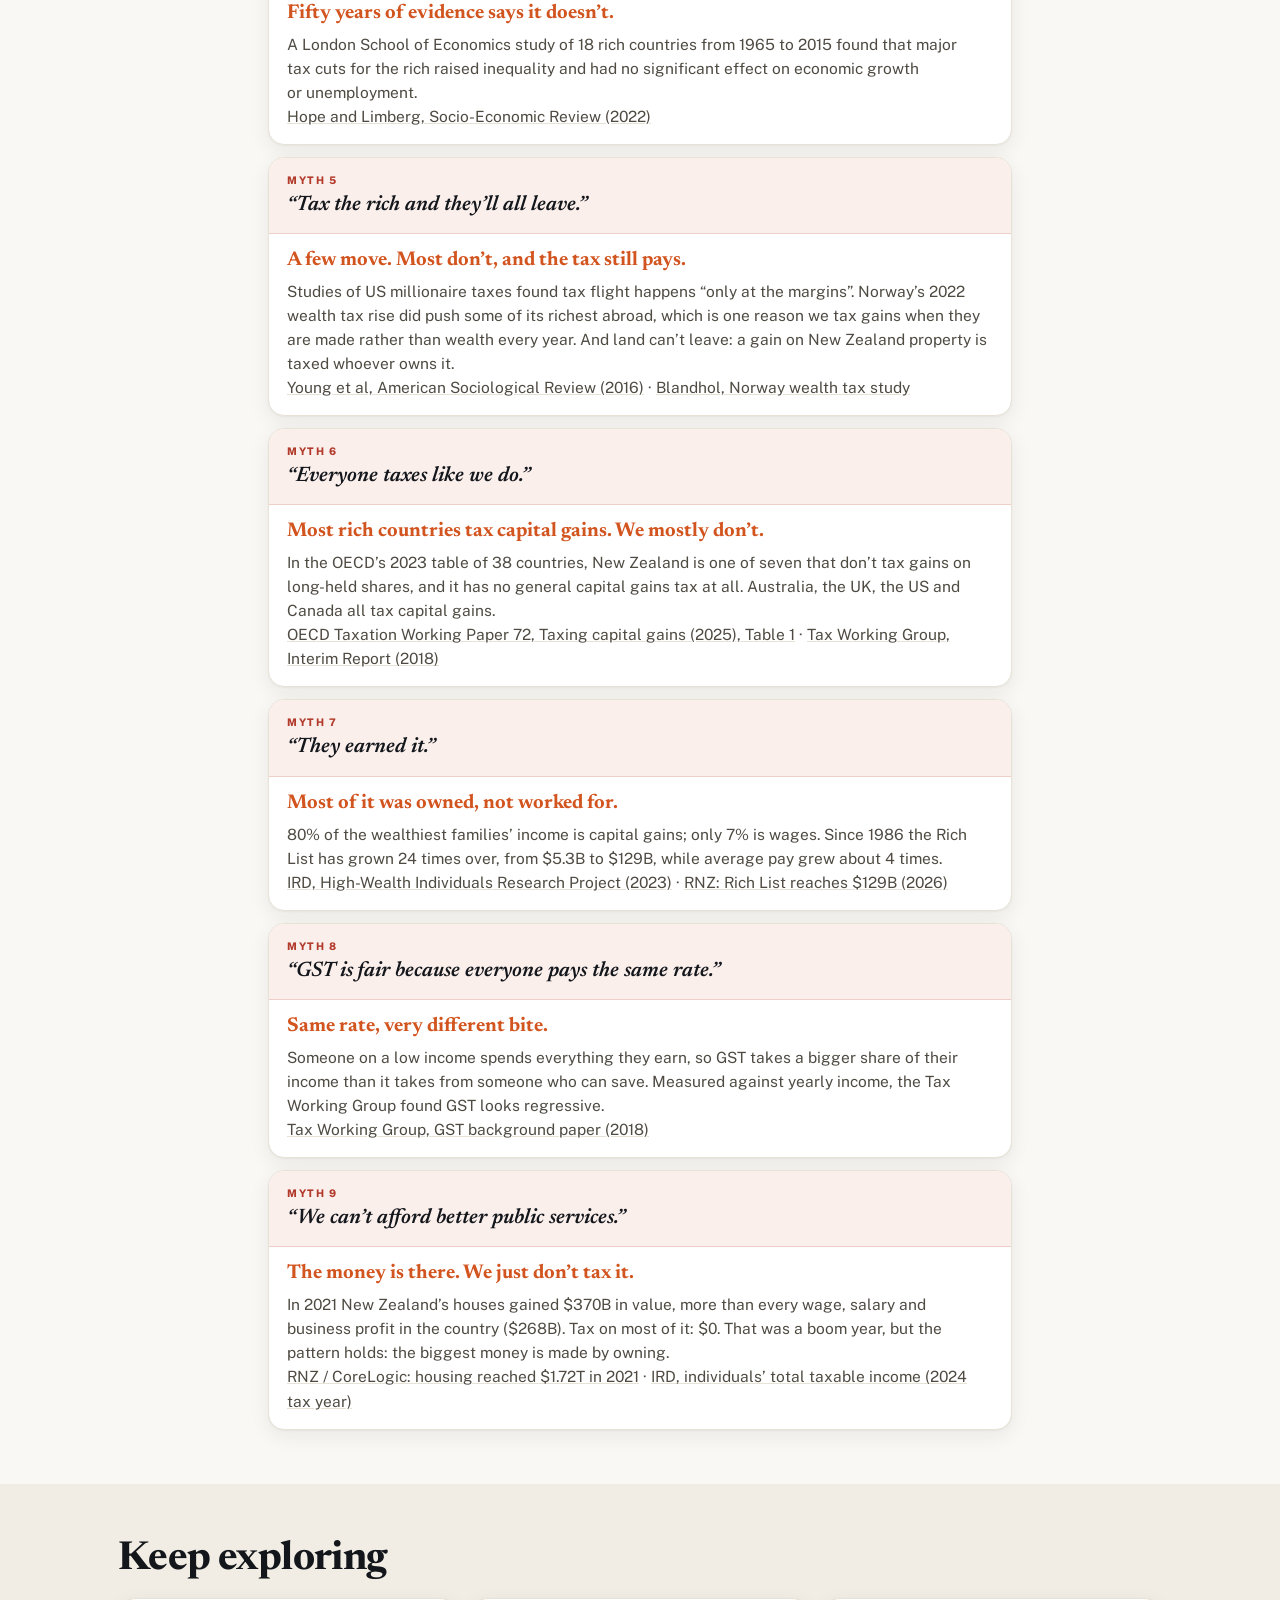
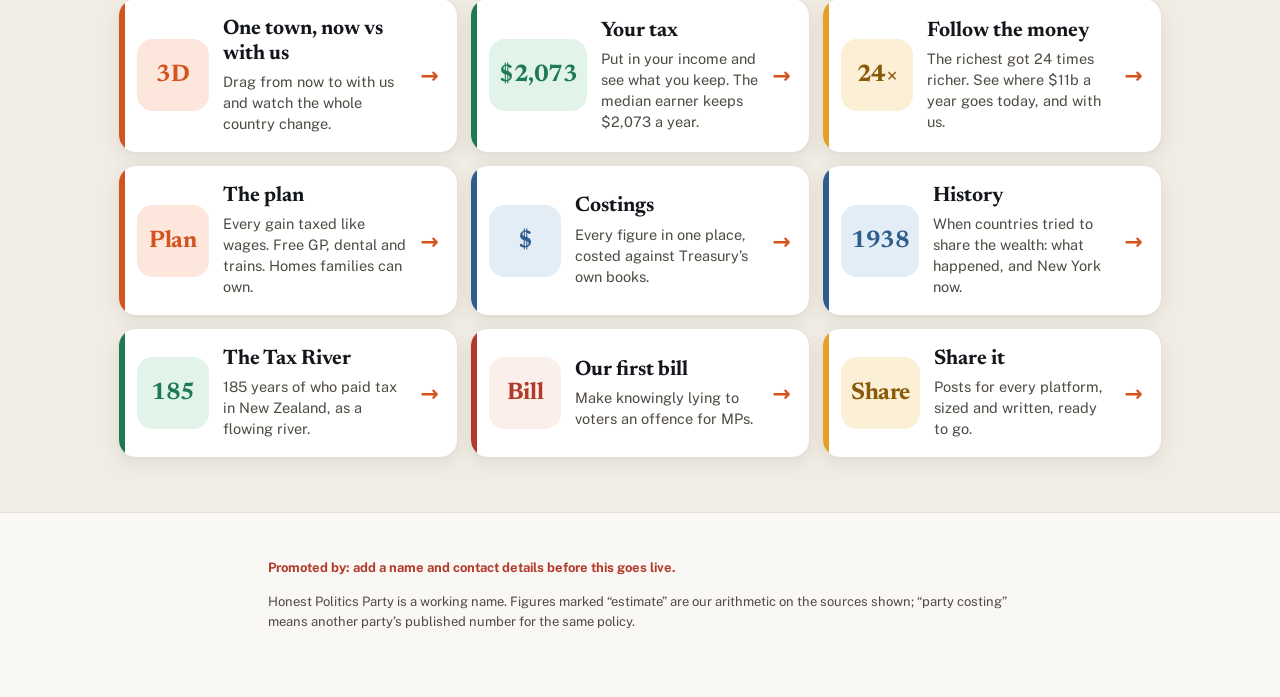
<file: myths/index.html>
<!doctype html>
<html lang="en">
<head>
<meta charset="utf-8">
<meta name="viewport" content="width=device-width, initial-scale=1, viewport-fit=cover">
<meta name="theme-color" content="#13161B">
<title>Myths you’ve been sold: Honest Politics Party</title>
<meta name="description" content="Money earned is money taxed. Every capital gain taxed like wages, and the money used to bring the tax on work down. A plan for New Zealand families, costed against Treasury's books.">
<meta property="og:type" content="website">
<meta property="og:site_name" content="Honest Politics Party">
<meta property="og:title" content="We value labour over wealth. Money earned is money taxed.">
<meta property="og:description" content="Every capital gain taxed like wages, and the money used to bring the tax on work down. Costed against Treasury's books.">
<meta property="og:url" content="https://honestpoliticsnz.pages.dev/myths/">
<meta property="og:locale" content="en_NZ">
<meta property="og:image" content="https://honestpoliticsnz.pages.dev/og-party.png">
<meta property="og:image:width" content="1200">
<meta property="og:image:height" content="630">
<meta property="og:image:alt" content="Honest Politics Party. We value labour over wealth. Money earned is money taxed.">
<meta name="twitter:card" content="summary_large_image">
<meta name="twitter:title" content="We value labour over wealth. Money earned is money taxed.">
<meta name="twitter:description" content="Every capital gain taxed like wages, and the money used to bring the tax on work down.">
<meta name="twitter:image" content="https://honestpoliticsnz.pages.dev/og-party.png">
<link rel="icon" href="data:image/svg+xml,%3Csvg xmlns='http://www.w3.org/2000/svg' viewBox='0 0 100 100'%3E%3Crect width='100' height='100' rx='22' fill='%23D2541F'/%3E%3Ctext x='50' y='68' font-family='Arial' font-weight='700' font-size='52' text-anchor='middle' fill='%23FAF8F4'%3EH%3C/text%3E%3C/svg%3E">
<link rel="preconnect" href="https://fonts.googleapis.com">
<link rel="preconnect" href="https://fonts.gstatic.com" crossorigin>
<link href="https://fonts.googleapis.com/css2?family=Newsreader:ital,opsz,wght@0,6..72,500;0,6..72,600;0,6..72,700;1,6..72,600&family=Public+Sans:wght@400;500;600;700;800&display=swap" rel="stylesheet">
<link rel="stylesheet" href="/assets/party.css">
</head>
<body>

<header class="top">
  <div class="topIn">
    <a class="brand" href="/"><span class="mark">H</span>Honest Politics Party</a>
    <nav class="nav">
      <a href="/plan/">Plan</a>
      <a href="/tax/">Your tax</a>
      <a href="/finance/">Costings</a>
      <a href="/myths/">Myths</a>
      <a href="/history/">History</a>
      <a href="/social/" class="navCta">Share</a>
    </nav>
  </div>
</header>

<section class="hero heroPage">
  <div class="wrap">
    <div class="heroKick">Unbrainwashing</div>
    <h1 class="heroTitle">The myths <em>you’ve been sold.</em></h1>
    <p class="heroSub">These lines are repeated so often they sound like common sense. Here is what the evidence says, with every source.</p>
  </div>
</section>

<main>
  <section class="sec" id="myths">
    <div class="wrap">
      <div class="kick">Unbrainwashing</div>
      <h2 class="h2">The myths you’ve been sold.</h2>
      <p class="lead">These lines are repeated so often they sound like common sense. Here is what the evidence says.</p>
      <div class="myths" id="mythList"></div>
    </div>
  </section>

  <section class="sec secAlt"><div class="wrap wrapWide"><div class="explore" data-current="myths" data-title="Keep exploring"></div></div></section>
</main>

<footer class="foot">
  <div class="wrap">
    <p class="promoter" id="promoter"></p>
    <p>Honest Politics Party is a working name. Figures marked “estimate” are our arithmetic on the sources shown; “party costing” means another party’s published number for the same policy.</p>
  </div>
</footer>

<script src="/assets/data.js"></script>
<script src="/assets/income-dist.js"></script>
<script src="/assets/finance.js"></script>
<script src="/assets/home.js"></script>
<script src="/assets/flows.js"></script>
<script src="/assets/explore.js"></script>
</body>
</html>
</file>
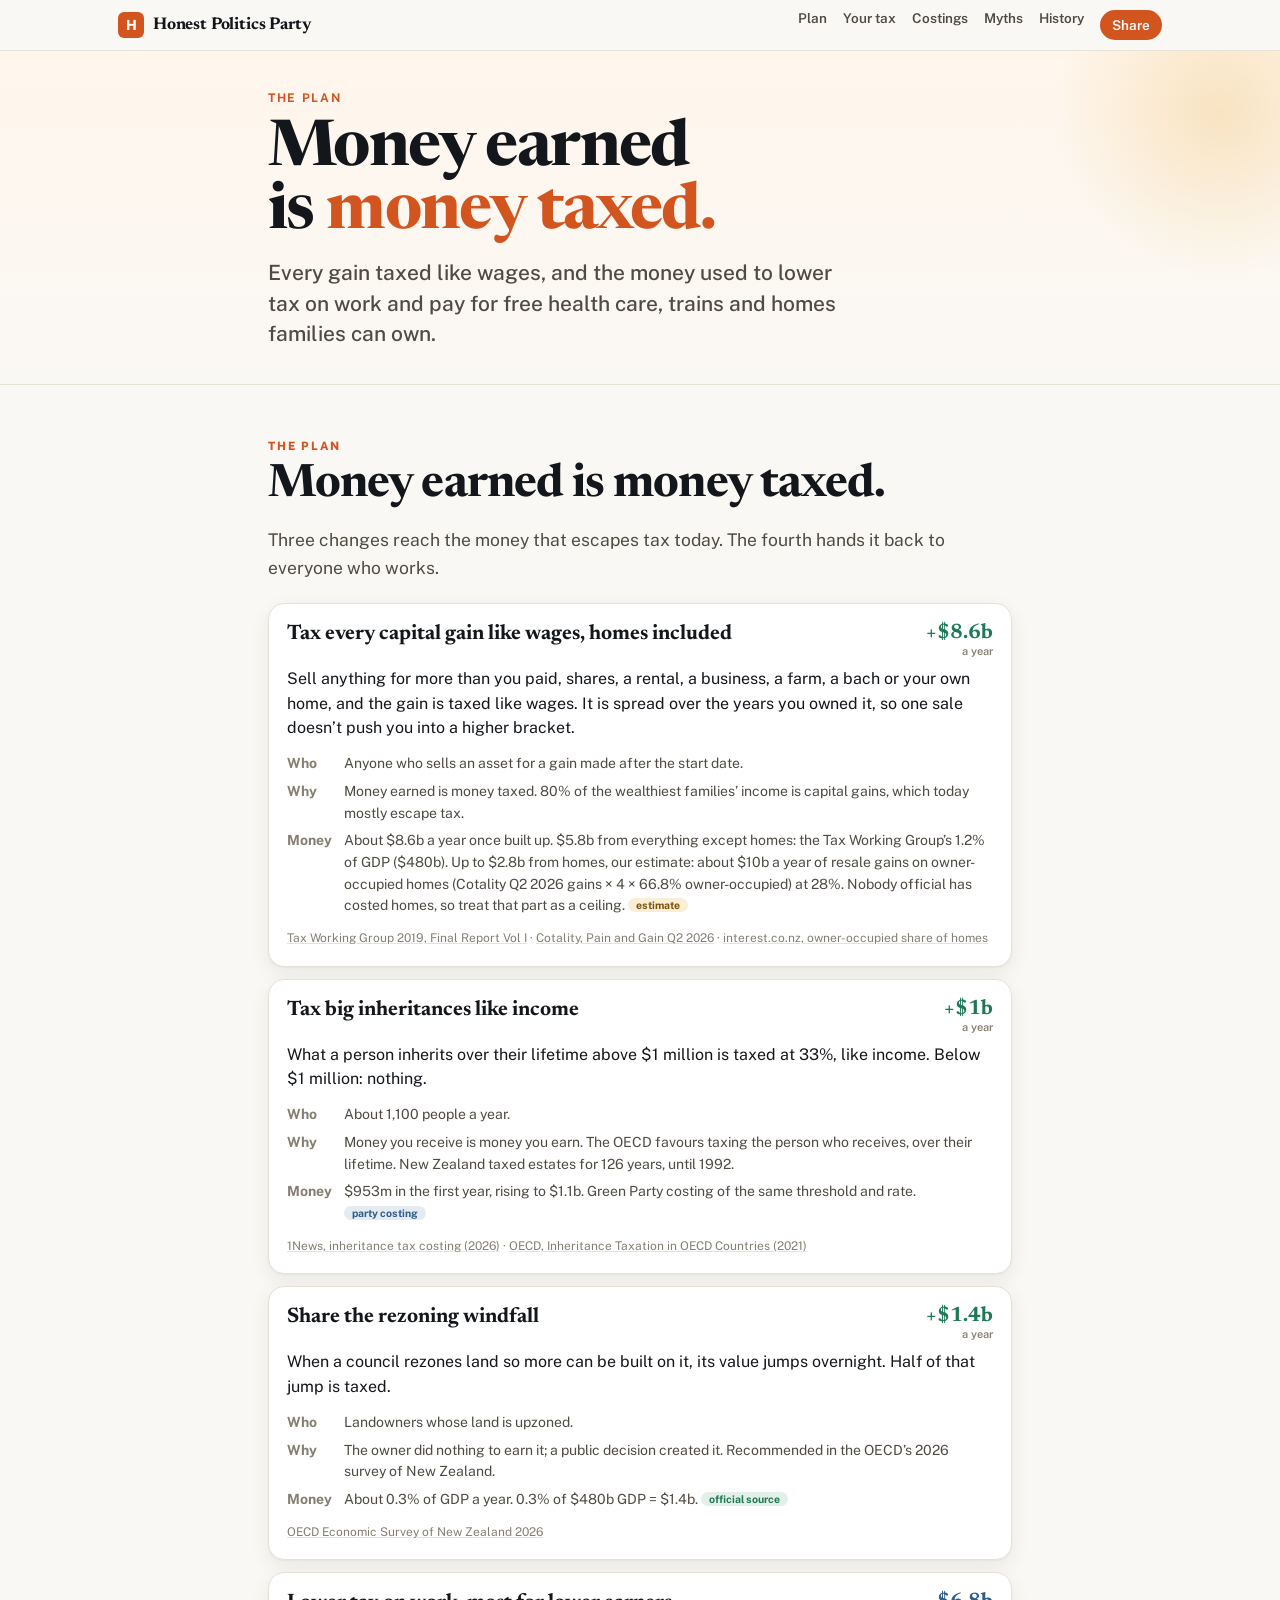
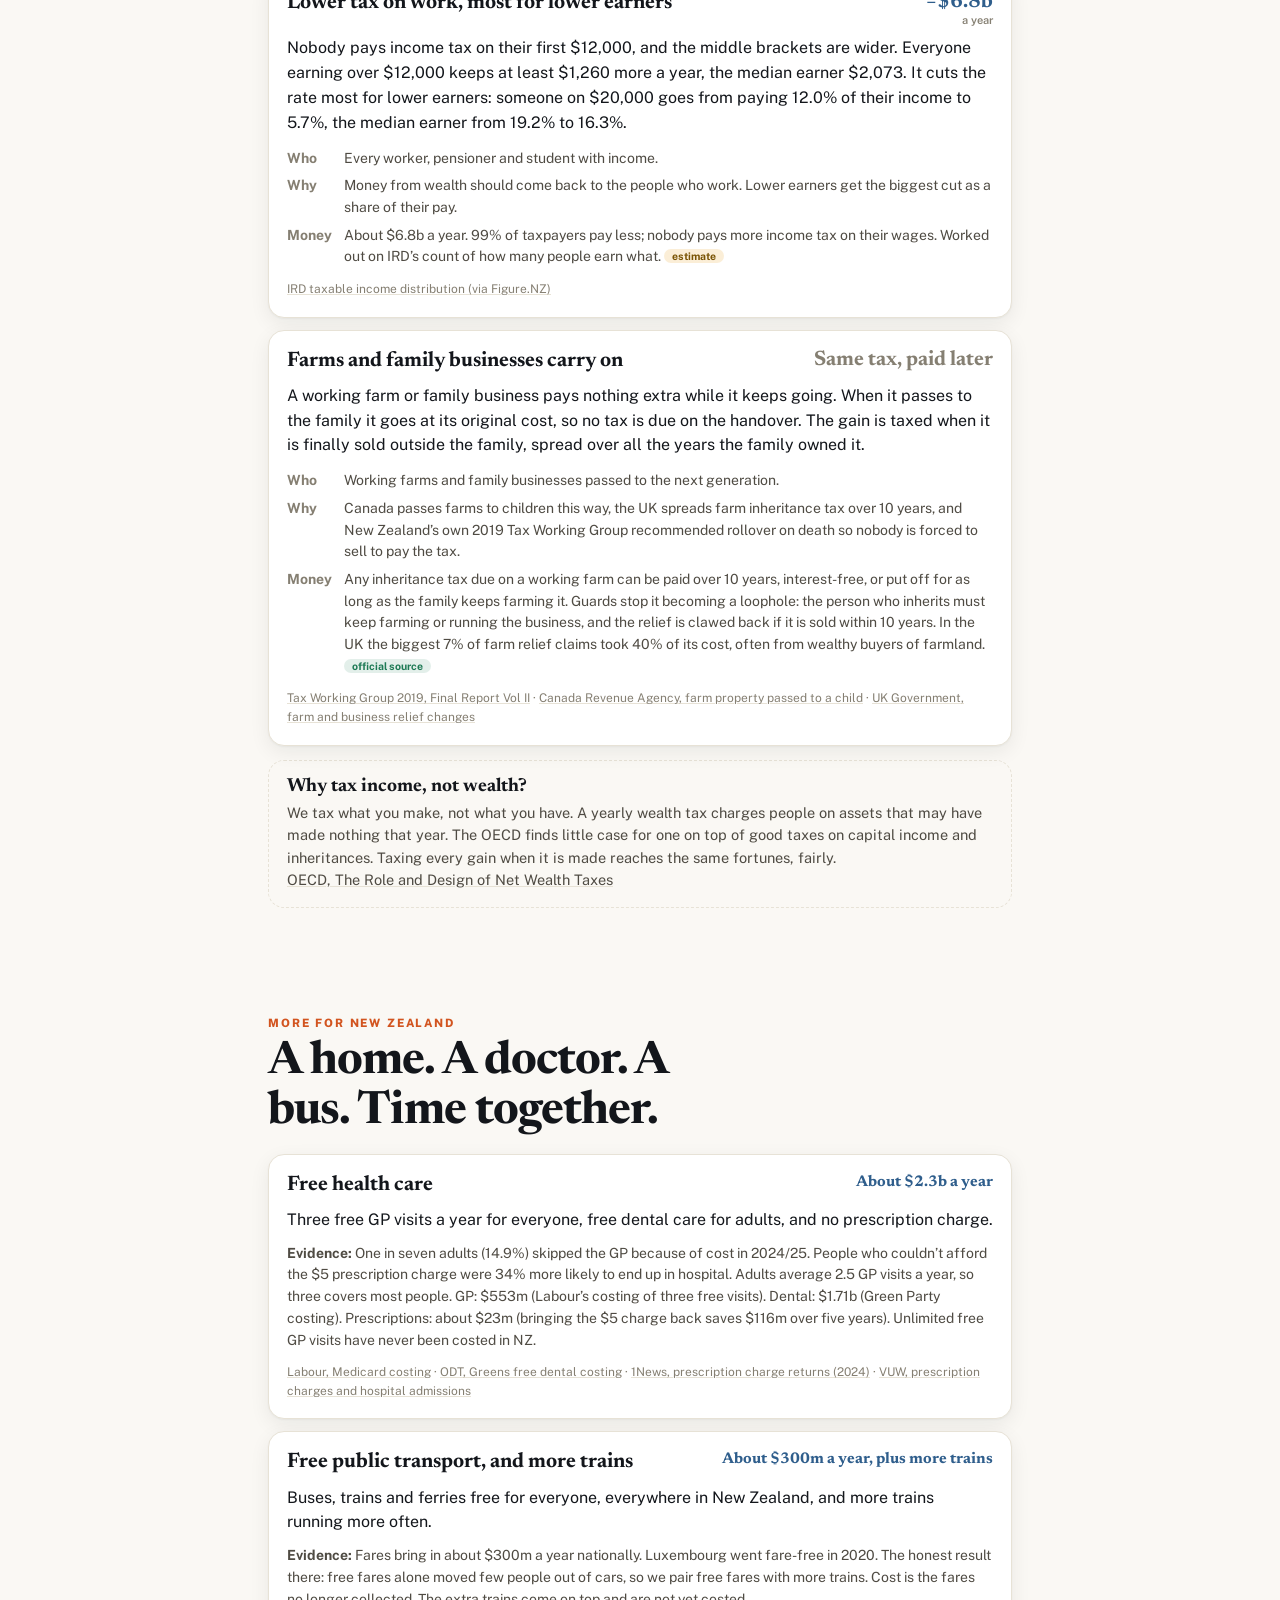
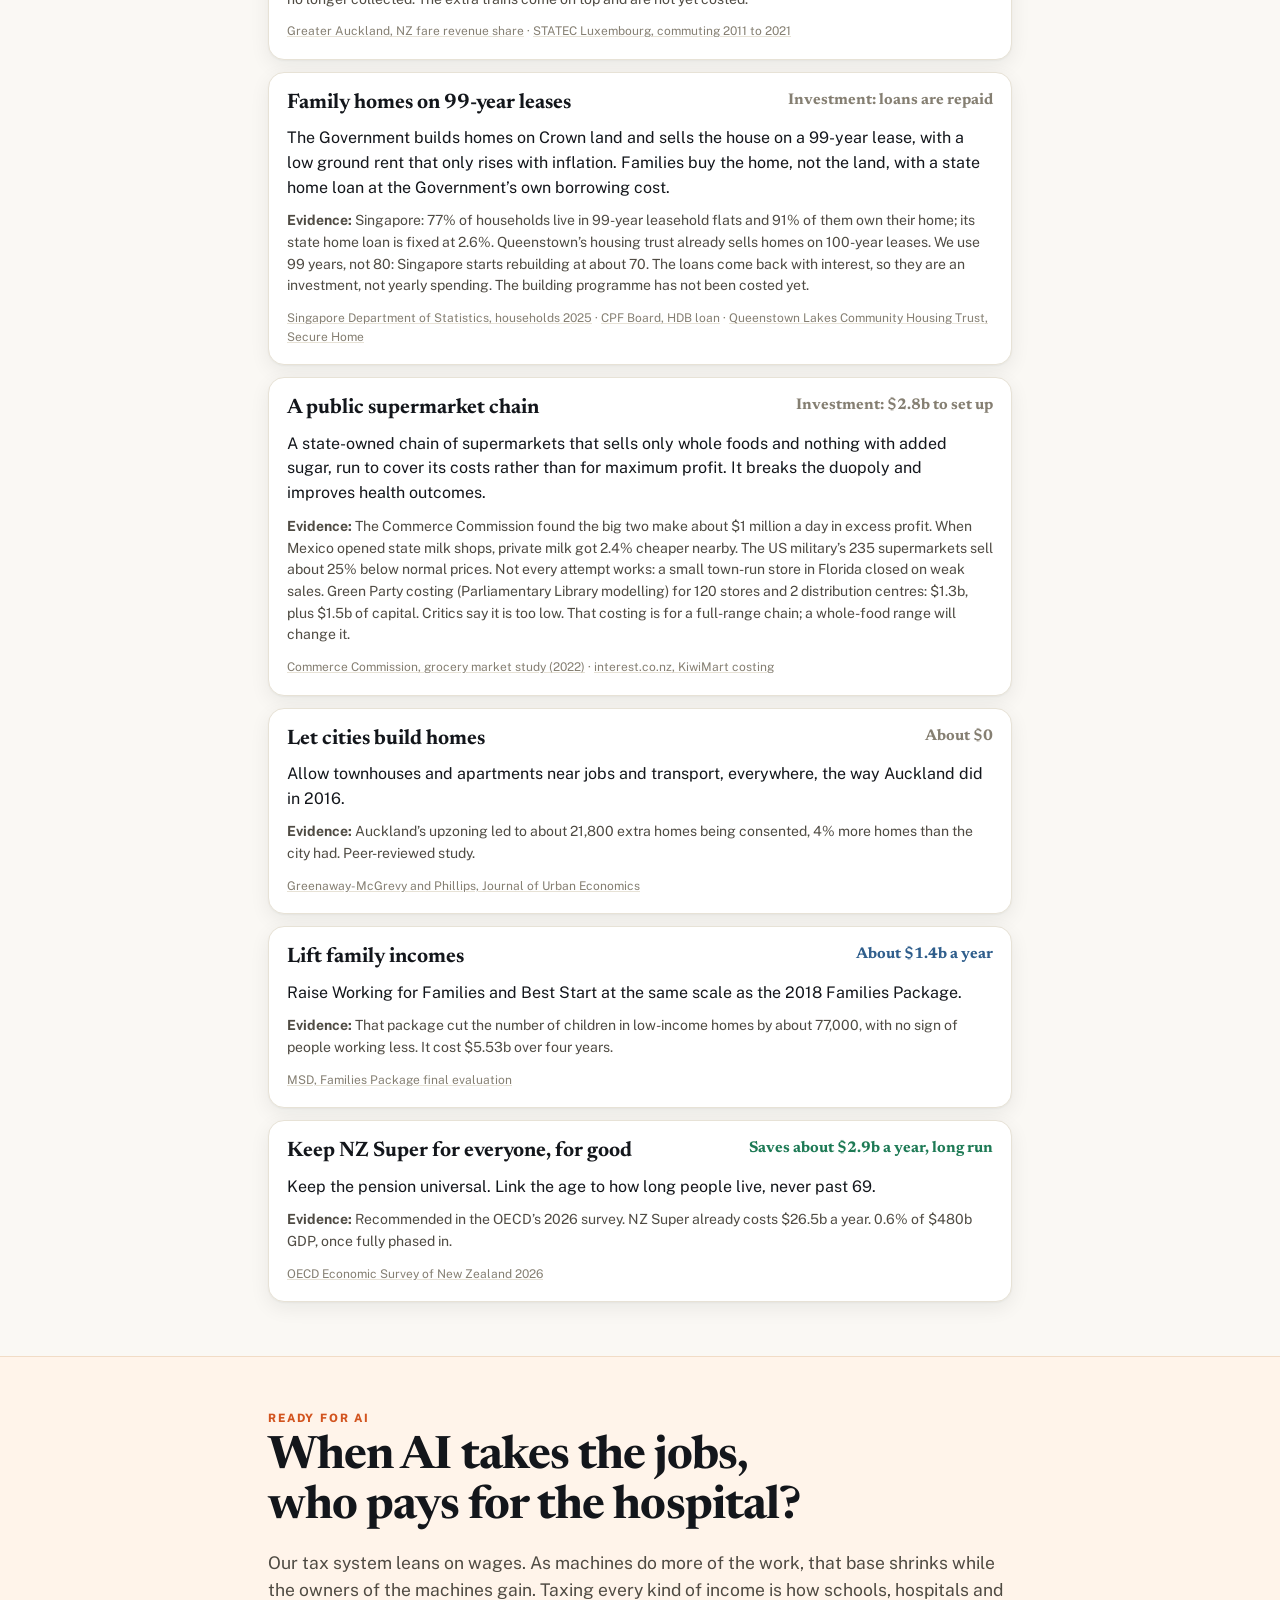
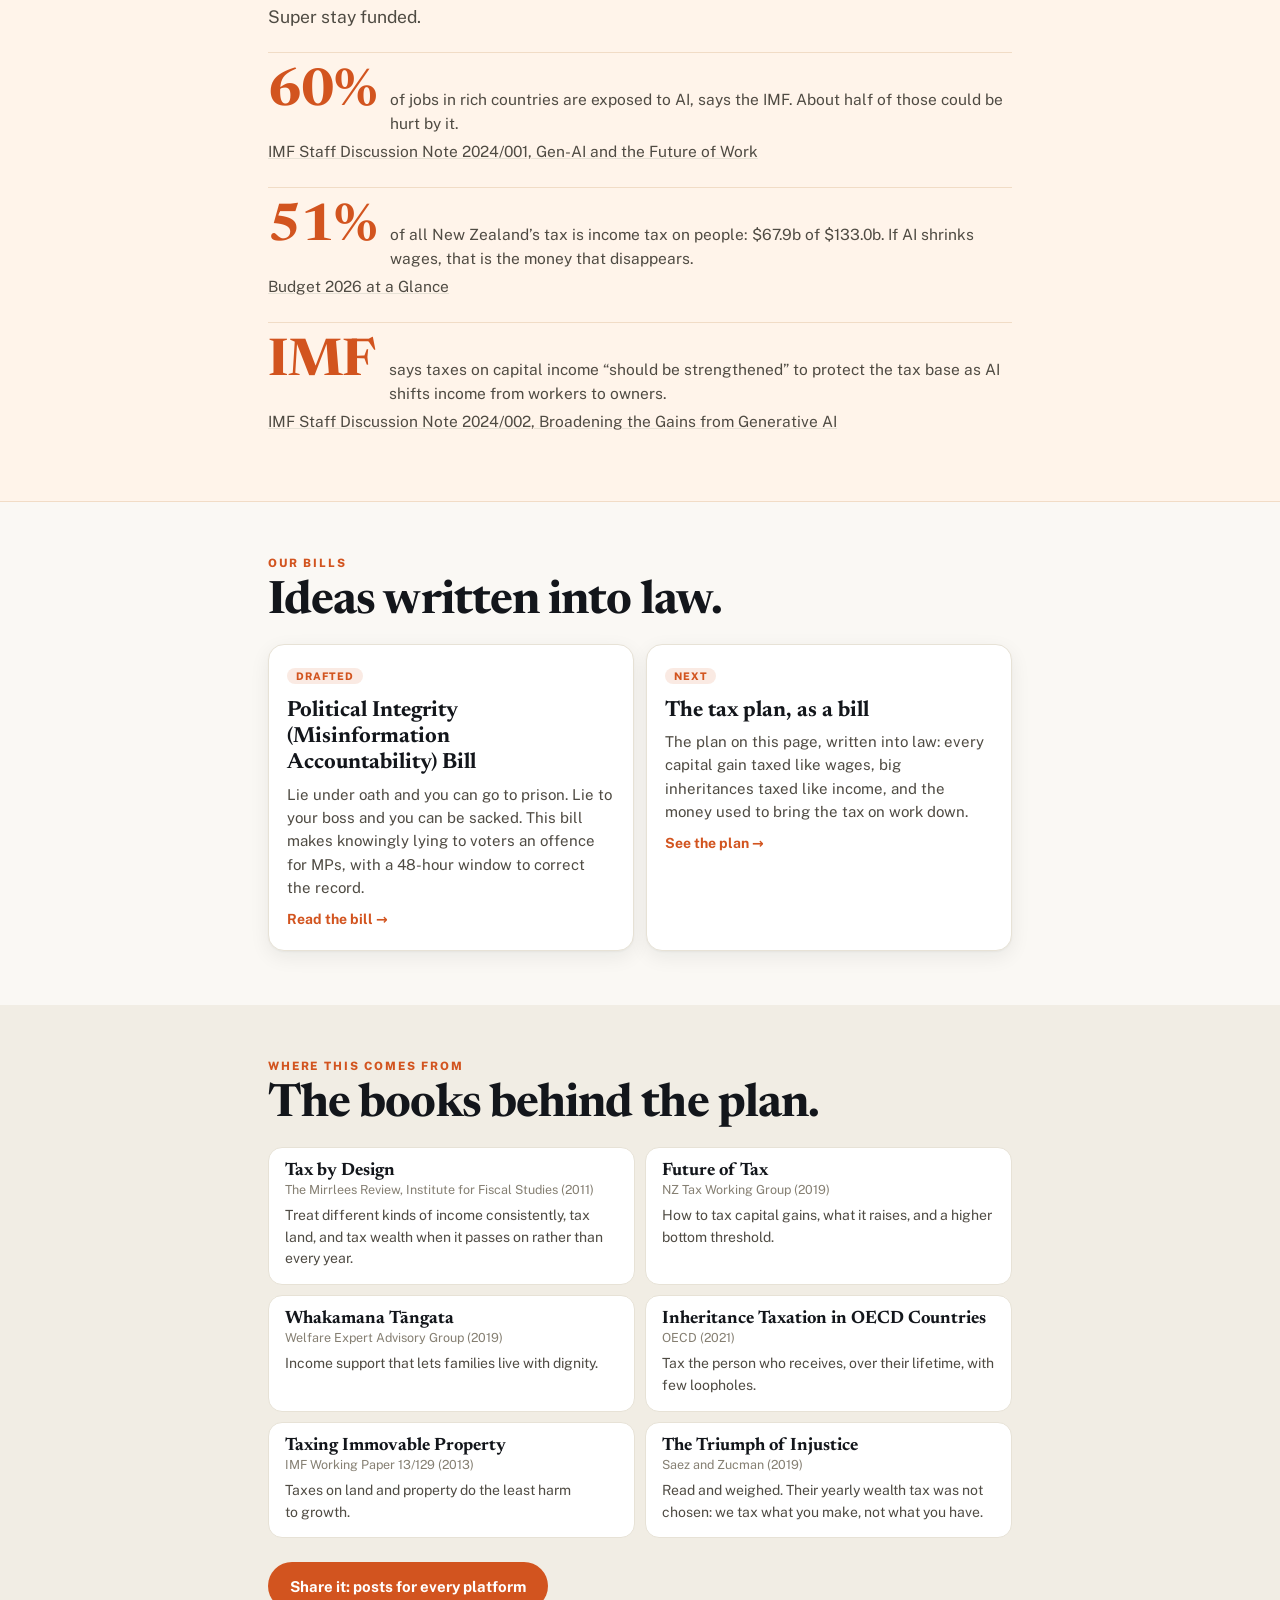
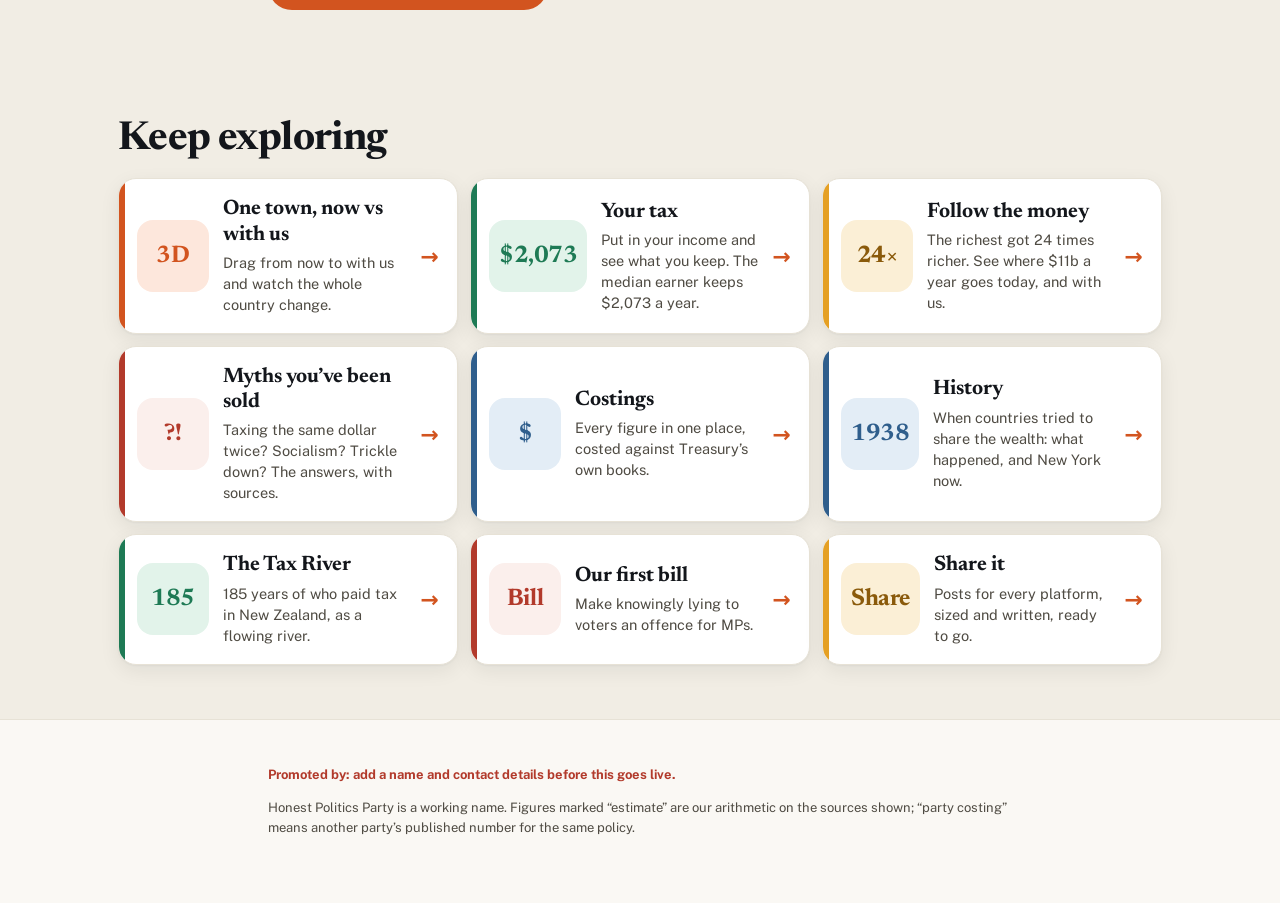
<file: plan/index.html>
<!doctype html>
<html lang="en">
<head>
<meta charset="utf-8">
<meta name="viewport" content="width=device-width, initial-scale=1, viewport-fit=cover">
<meta name="theme-color" content="#13161B">
<title>The plan: Honest Politics Party</title>
<meta name="description" content="Money earned is money taxed. Every capital gain taxed like wages, and the money used to bring the tax on work down. A plan for New Zealand families, costed against Treasury's books.">
<meta property="og:type" content="website">
<meta property="og:site_name" content="Honest Politics Party">
<meta property="og:title" content="We value labour over wealth. Money earned is money taxed.">
<meta property="og:description" content="Every capital gain taxed like wages, and the money used to bring the tax on work down. Costed against Treasury's books.">
<meta property="og:url" content="https://honestpoliticsnz.pages.dev/plan/">
<meta property="og:locale" content="en_NZ">
<meta property="og:image" content="https://honestpoliticsnz.pages.dev/og-party.png">
<meta property="og:image:width" content="1200">
<meta property="og:image:height" content="630">
<meta property="og:image:alt" content="Honest Politics Party. We value labour over wealth. Money earned is money taxed.">
<meta name="twitter:card" content="summary_large_image">
<meta name="twitter:title" content="We value labour over wealth. Money earned is money taxed.">
<meta name="twitter:description" content="Every capital gain taxed like wages, and the money used to bring the tax on work down.">
<meta name="twitter:image" content="https://honestpoliticsnz.pages.dev/og-party.png">
<link rel="icon" href="data:image/svg+xml,%3Csvg xmlns='http://www.w3.org/2000/svg' viewBox='0 0 100 100'%3E%3Crect width='100' height='100' rx='22' fill='%23D2541F'/%3E%3Ctext x='50' y='68' font-family='Arial' font-weight='700' font-size='52' text-anchor='middle' fill='%23FAF8F4'%3EH%3C/text%3E%3C/svg%3E">
<link rel="preconnect" href="https://fonts.googleapis.com">
<link rel="preconnect" href="https://fonts.gstatic.com" crossorigin>
<link href="https://fonts.googleapis.com/css2?family=Newsreader:ital,opsz,wght@0,6..72,500;0,6..72,600;0,6..72,700;1,6..72,600&family=Public+Sans:wght@400;500;600;700;800&display=swap" rel="stylesheet">
<link rel="stylesheet" href="/assets/party.css">
</head>
<body>

<header class="top">
  <div class="topIn">
    <a class="brand" href="/"><span class="mark">H</span>Honest Politics Party</a>
    <nav class="nav">
      <a href="/plan/">Plan</a>
      <a href="/tax/">Your tax</a>
      <a href="/finance/">Costings</a>
      <a href="/myths/">Myths</a>
      <a href="/history/">History</a>
      <a href="/social/" class="navCta">Share</a>
    </nav>
  </div>
</header>

<section class="hero heroPage">
  <div class="wrap">
    <div class="heroKick">The plan</div>
    <h1 class="heroTitle">Money earned is <em>money taxed.</em></h1>
    <p class="heroSub">Every gain taxed like wages, and the money used to lower tax on work and pay for free health care, trains and homes families can own.</p>
  </div>
</section>

<main>
  <section class="sec" id="plan">
    <div class="wrap">
      <div class="kick">The plan</div>
      <h2 class="h2">Money earned is money taxed.</h2>
      <p class="lead">Three changes reach the money that escapes tax today. The fourth hands it back to everyone who works.</p>
      <div class="cards" id="taxCards"></div>
      <div class="notChosen" id="notChosen"></div>
    </div>
  </section>

  <section class="sec" id="families">
    <div class="wrap">
      <div class="kick">More for New Zealand</div>
      <h2 class="h2">A home. A doctor. A bus. Time together.</h2>
      <div class="cards" id="famCards"></div>
    </div>
  </section>

  <section class="sec secInk" id="ai">
    <div class="wrap">
      <div class="kick">Ready for AI</div>
      <h2 class="h2">When AI takes the jobs, who pays for the hospital?</h2>
      <p class="lead">Our tax system leans on wages. As machines do more of the work, that base shrinks while the owners of the machines gain. Taxing every kind of income is how schools, hospitals and Super stay funded.</p>
      <div class="aiStats" id="aiStats"></div>
    </div>
  </section>

  <section class="sec" id="bills">
    <div class="wrap">
      <div class="kick">Our bills</div>
      <h2 class="h2">Ideas written into law.</h2>
      <div class="bills" id="billList"></div>
    </div>
  </section>

  <section class="sec secAlt" id="reading">
    <div class="wrap">
      <div class="kick">Where this comes from</div>
      <h2 class="h2">The books behind the plan.</h2>
      <div class="reading" id="readingList"></div>
      <p class="body" style="margin-top:24px"><a class="btn btnInk" href="/social/">Share it: posts for every platform</a></p>
    </div>
  </section>

  <section class="sec secAlt"><div class="wrap wrapWide"><div class="explore" data-current="plan" data-title="Keep exploring"></div></div></section>
</main>

<footer class="foot">
  <div class="wrap">
    <p class="promoter" id="promoter"></p>
    <p>Honest Politics Party is a working name. Figures marked “estimate” are our arithmetic on the sources shown; “party costing” means another party’s published number for the same policy.</p>
  </div>
</footer>

<script src="/assets/data.js"></script>
<script src="/assets/income-dist.js"></script>
<script src="/assets/finance.js"></script>
<script src="/assets/home.js"></script>
<script src="/assets/flows.js"></script>
<script src="/assets/explore.js"></script>
</body>
</html>
</file>
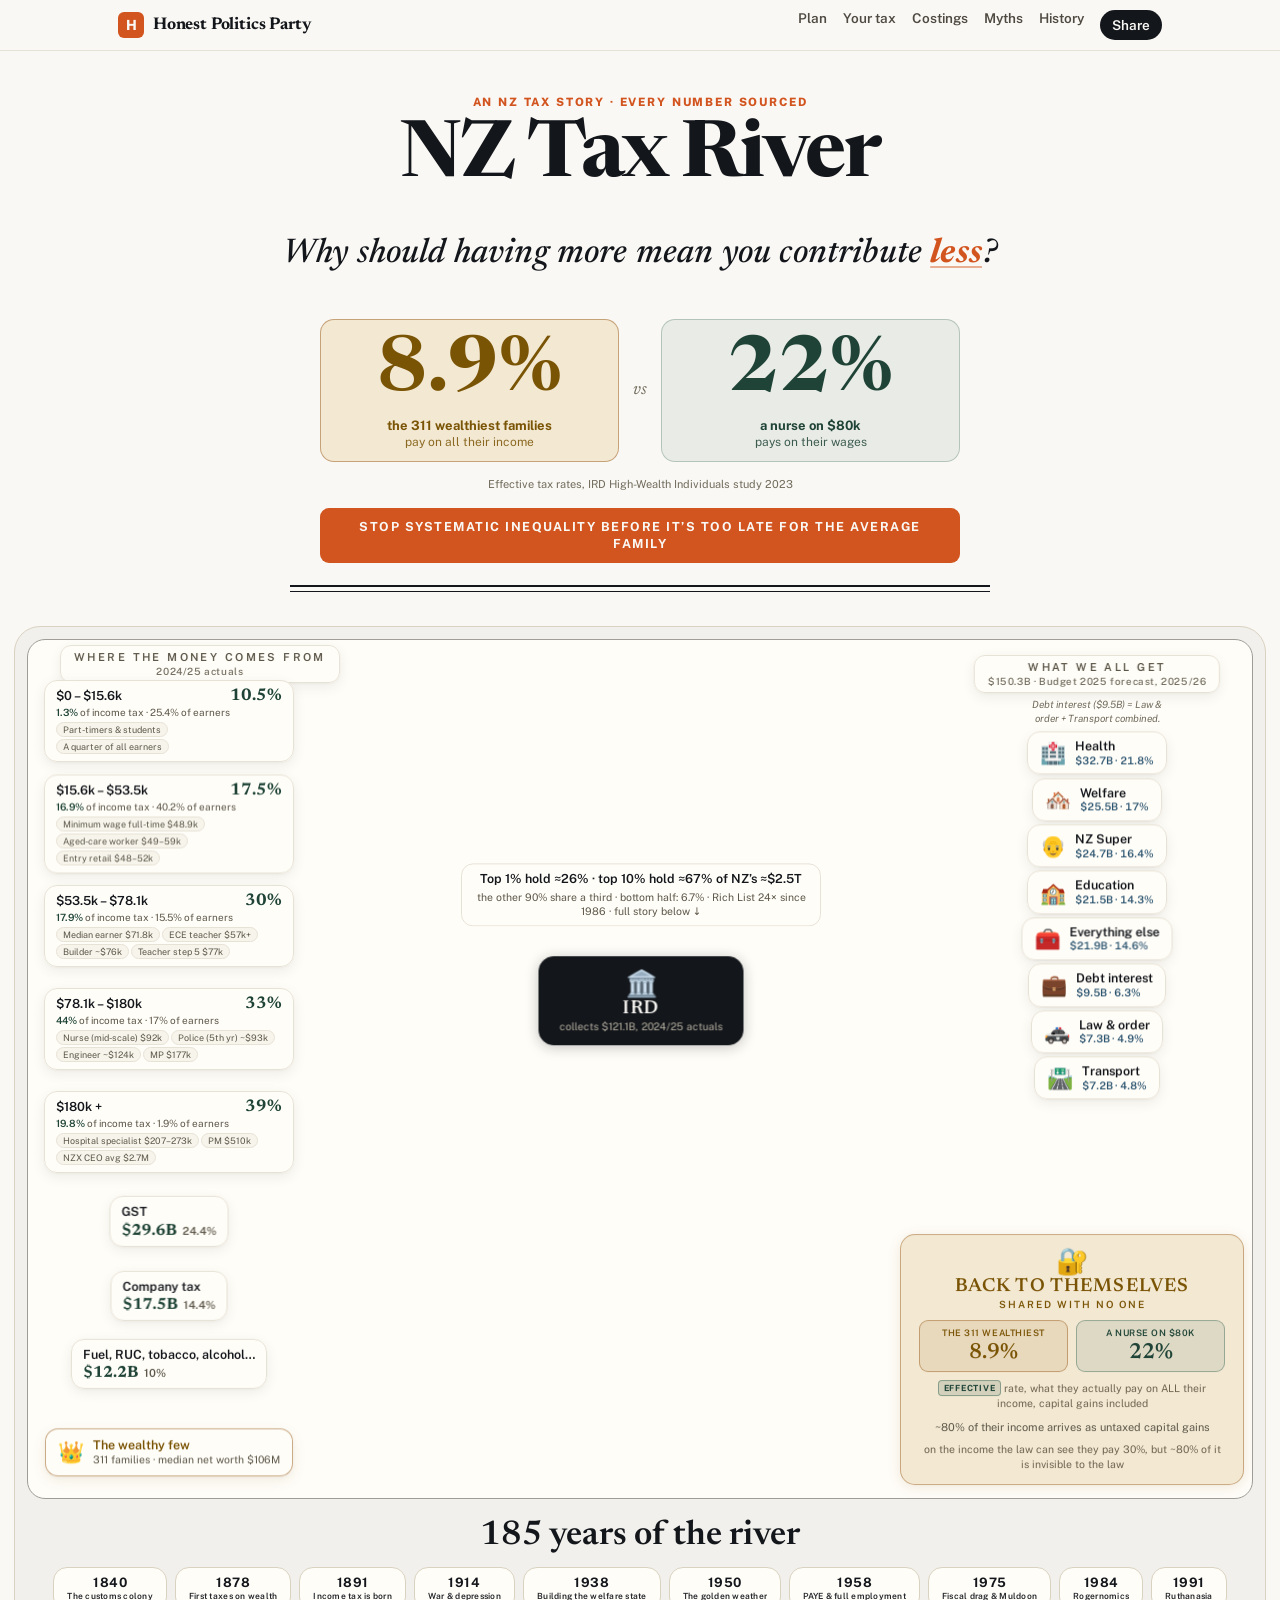
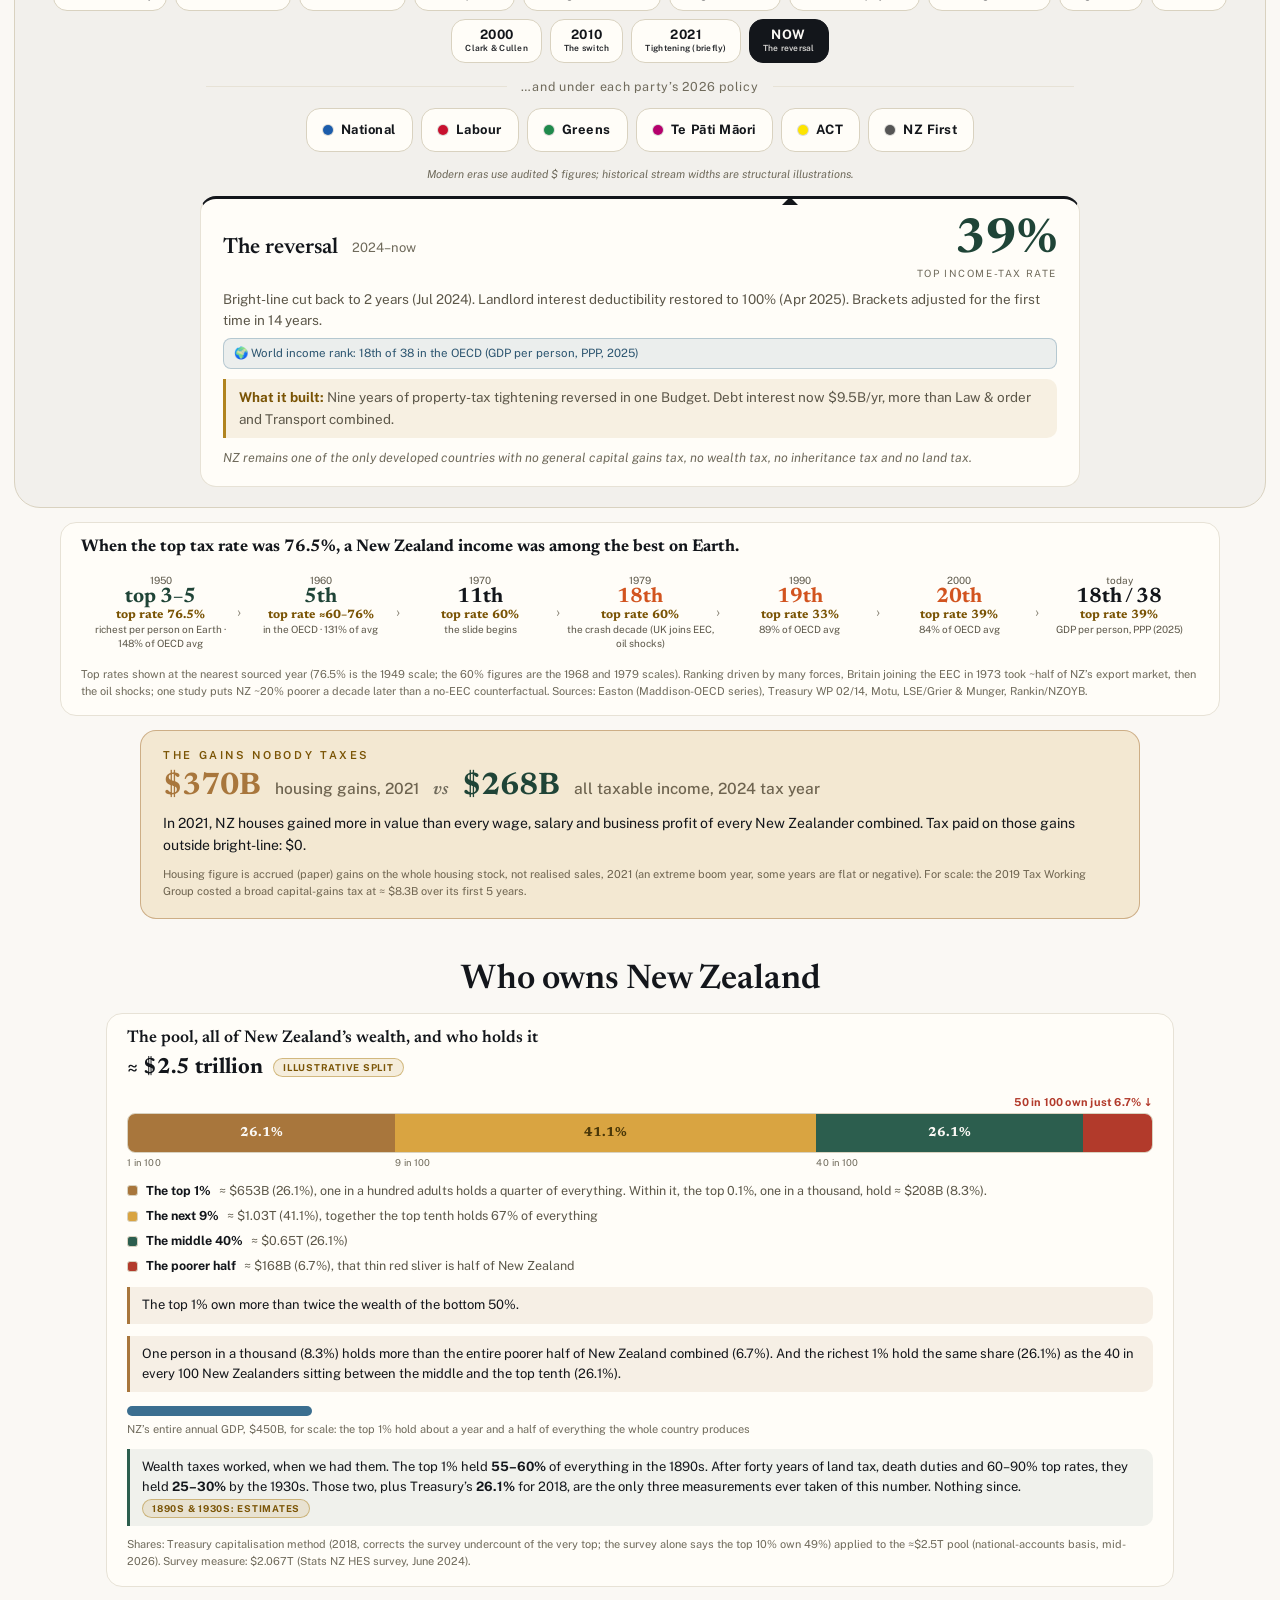
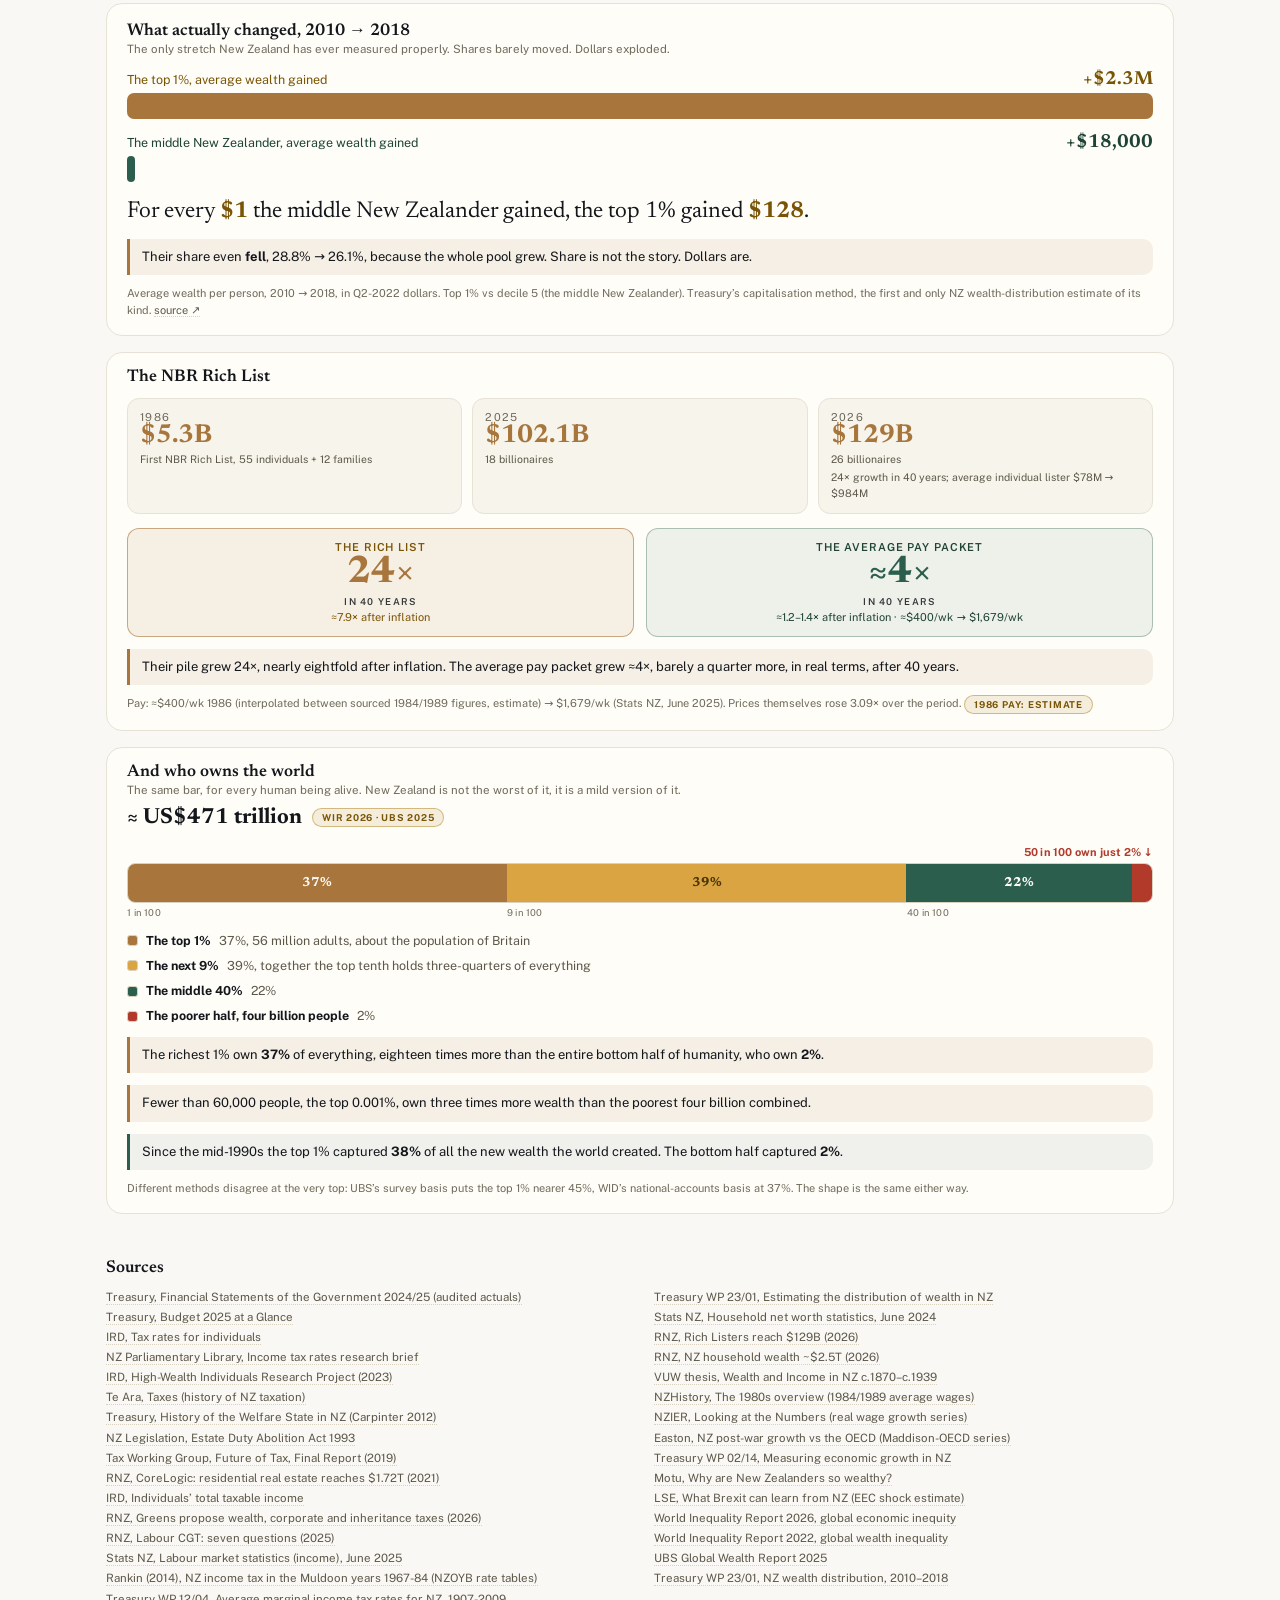
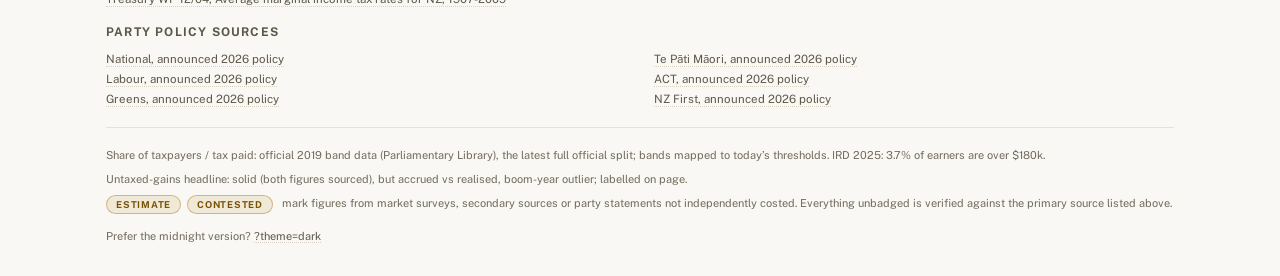
<file: river/index.html>
<!DOCTYPE html>
<html lang="en">
<head>
<meta charset="UTF-8">
<meta name="viewport" content="width=device-width, initial-scale=1">
<meta name="theme-color" content="#FAF8F4">
<link rel="icon" href="data:image/svg+xml,%3Csvg xmlns='http://www.w3.org/2000/svg' viewBox='0 0 100 100'%3E%3Crect width='100' height='100' rx='22' fill='%23D2541F'/%3E%3Ctext x='50' y='68' font-family='Arial' font-weight='700' font-size='52' text-anchor='middle' fill='%23FAF8F4'%3EH%3C/text%3E%3C/svg%3E">
<script>/* data-theme hook: set before CSS paints so ?theme=dark doesn't flash paper */
try{if(new URLSearchParams(location.search).get('theme')==='dark')document.documentElement.dataset.theme='dark';}catch(e){}</script>
<title>Tax River: Honest Politics Party</title>
<meta name="description" content="How money flows through New Zealand's tax system, who really pays, who doesn't, across 185 years of history and under each party's 2026 policy. Every number sourced.">
<link rel="preconnect" href="https://fonts.googleapis.com">
<link rel="preconnect" href="https://fonts.gstatic.com" crossorigin>
<link href="https://fonts.googleapis.com/css2?family=Newsreader:ital,opsz,wght@0,6..72,500;0,6..72,600;0,6..72,700;1,6..72,500;1,6..72,600;1,6..72,700&family=Public+Sans:wght@400;500;600;700;800&display=swap" rel="stylesheet">
<link rel="stylesheet" href="./style.css">
</head>
<body>

<header class="top">
  <div class="topIn">
    <a class="brand" href="/"><span class="mark">H</span>Honest Politics Party</a>
    <nav class="nav">
      <a href="/plan/">Plan</a>
      <a href="/tax/">Your tax</a>
      <a href="/finance/">Costings</a>
      <a href="/myths/">Myths</a>
      <a href="/history/">History</a>
      <a href="/social/" class="navCta">Share</a>
    </nav>
  </div>
</header>

<div class="app">

  <!-- ============ 1. HERO ============ -->
  <header class="hero">
    <div class="overline">An NZ tax story · every number sourced</div>
    <h1 class="title">NZ Tax River</h1>
    <p class="slogan" id="slogan" aria-label="Questions about tax fairness"><span>Why should having more mean you contribute&nbsp;<em>less</em>?</span></p>
    <div class="faceoff" id="heroStat"></div>
    <div class="kicker">Stop systematic inequality before it’s too late for the average family</div>
  </header>

  <!-- ============ 2. THE RIVER ============ -->
  <section class="riverSec" aria-label="The tax river">
    <!-- one bordered panel: the river, the selection that drives it, and the
         info that changes, all visibly the same instrument -->
    <div class="riverPanel" id="riverPanel">
      <div class="stage" id="stage"
        aria-label="Animated river of New Zealand tax flows: income-tax brackets, GST and company tax stream into the IRD, which funds health, welfare, superannuation, education and more, while the wealthiest families’ untaxed capital gains flow past the IRD, back to themselves.">
        <canvas id="cv" aria-hidden="true"></canvas>
        <div class="overlay" id="overlay"></div>
      </div>
      <h2 class="secTitle panelTitle">185 years of the river</h2>
      <nav class="chips" id="eraChips" aria-label="Choose an era"></nav>
      <p class="pdivider"><span>…and under each party’s 2026 policy</span></p>
      <nav class="chips chipsP" id="partyChips" aria-label="Choose a party’s 2026 tax policy"></nav>
      <p class="caveat">Modern eras use audited $ figures; historical stream widths are structural illustrations.</p>
      <div class="eraCard" id="modeCard" aria-live="polite"></div>
    </div>
    <div class="slideCard" id="slideCard"></div>
    <div class="untaxedCard" id="untaxedCard"></div>
  </section>

  <!-- ============ 4. WHO OWNS NEW ZEALAND ============ -->
  <section class="wealthSec">
    <h2 class="secTitle">Who owns New Zealand</h2>
    <div class="wcard" id="wPool"></div>
    <div class="wcard" id="wShift"></div>
    <div class="wcard" id="wRich"></div>
    <div class="wcard" id="wWorld"></div>
  </section>

  <!-- ============ 5. FOOTER ============ -->
  <footer class="foot" id="foot"></footer>

</div>
<script src="./data.js"></script>
<script src="./app.js"></script>
</body>
</html>
</file>
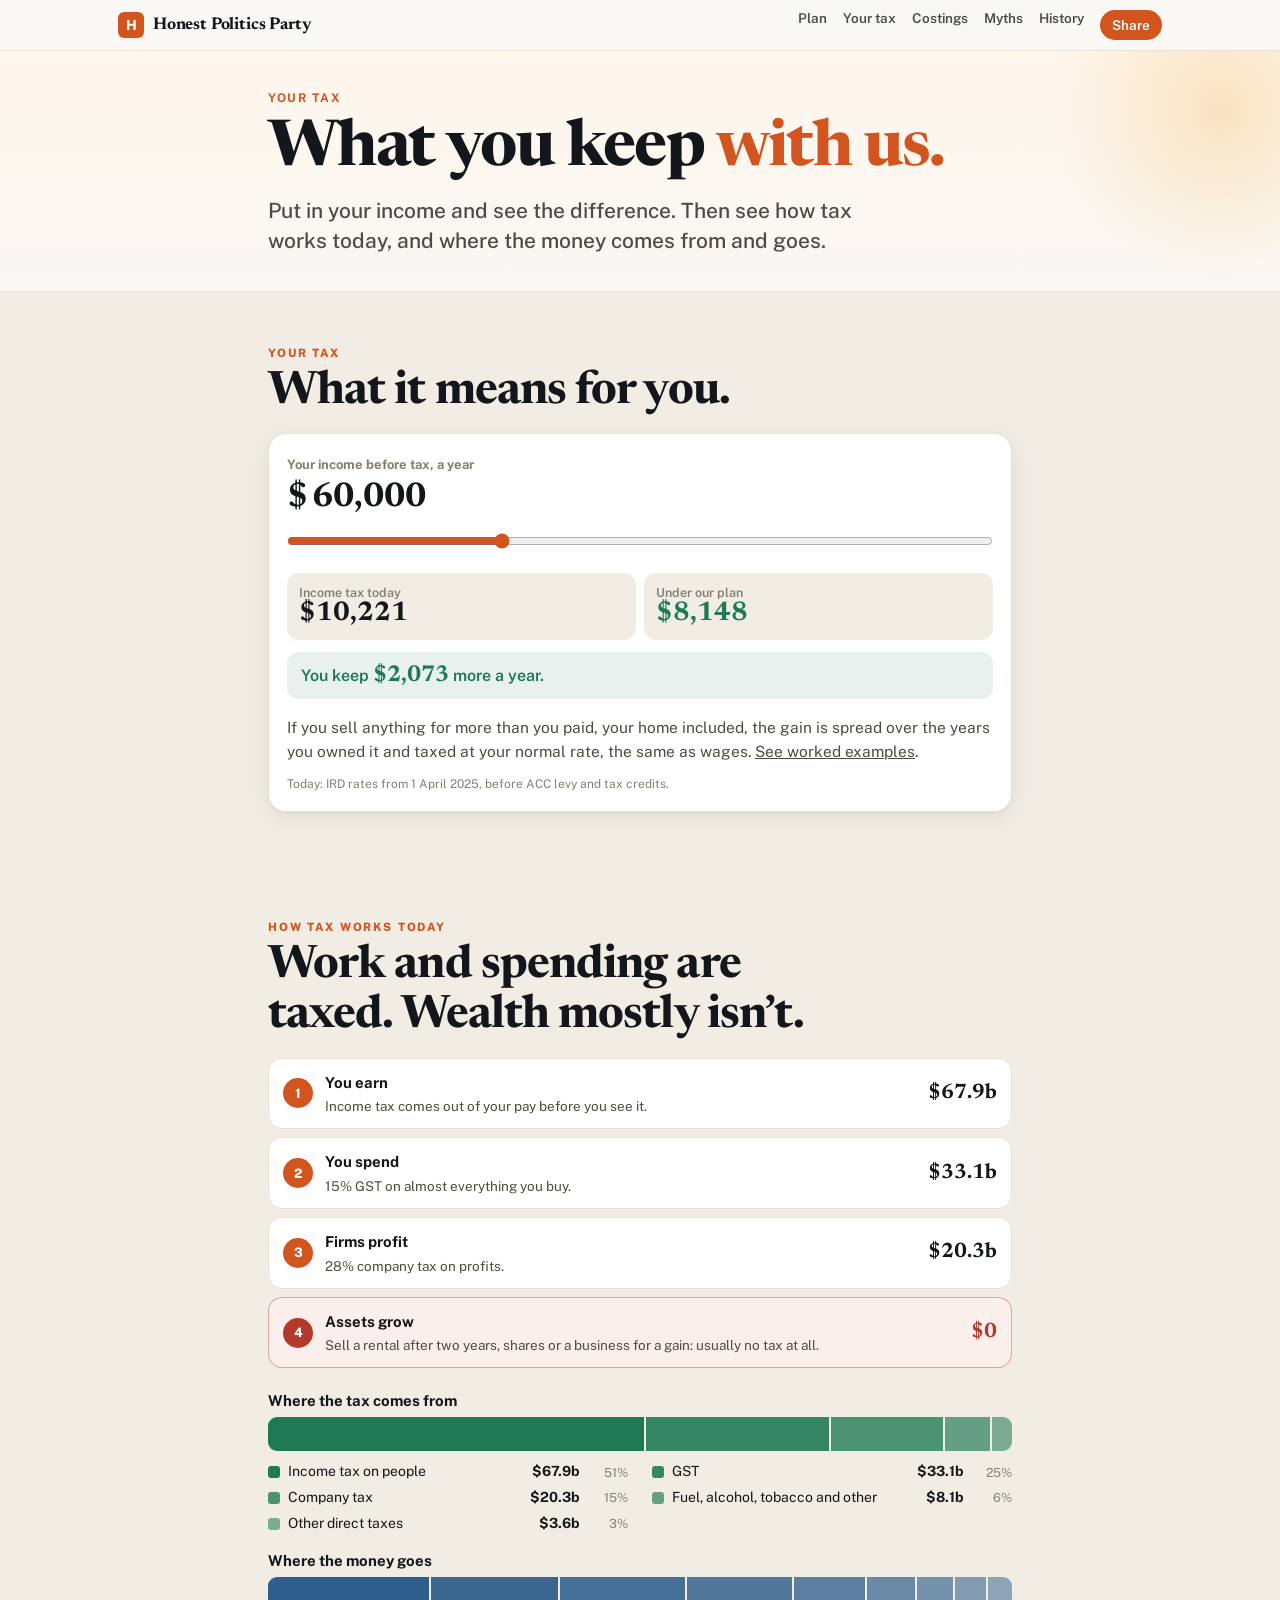
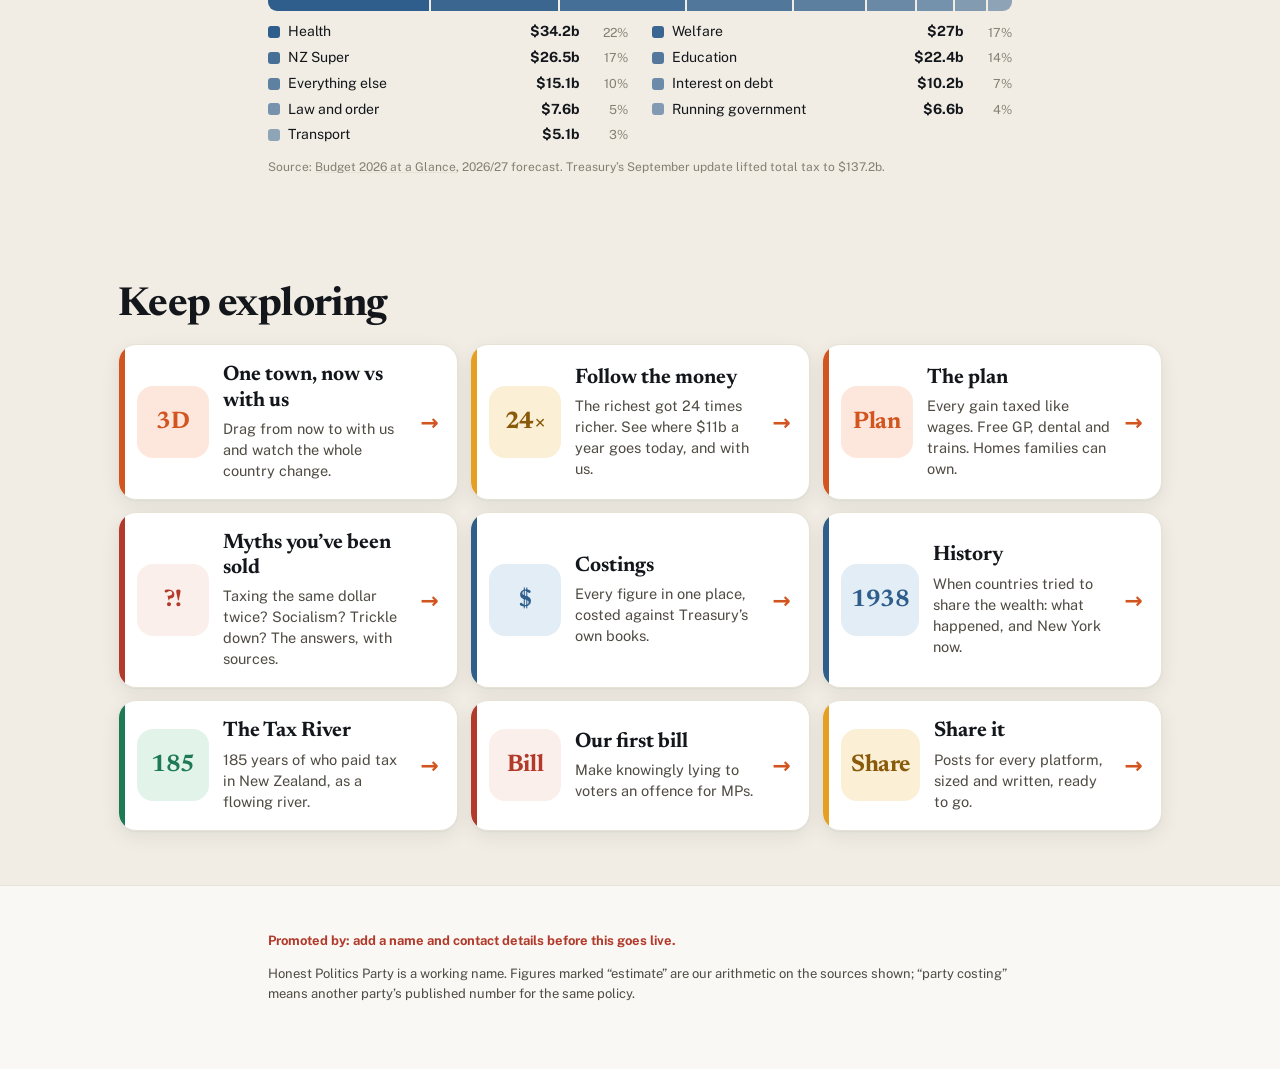
<file: tax/index.html>
<!doctype html>
<html lang="en">
<head>
<meta charset="utf-8">
<meta name="viewport" content="width=device-width, initial-scale=1, viewport-fit=cover">
<meta name="theme-color" content="#13161B">
<title>Your tax: Honest Politics Party</title>
<meta name="description" content="Money earned is money taxed. Every capital gain taxed like wages, and the money used to bring the tax on work down. A plan for New Zealand families, costed against Treasury's books.">
<meta property="og:type" content="website">
<meta property="og:site_name" content="Honest Politics Party">
<meta property="og:title" content="We value labour over wealth. Money earned is money taxed.">
<meta property="og:description" content="Every capital gain taxed like wages, and the money used to bring the tax on work down. Costed against Treasury's books.">
<meta property="og:url" content="https://honestpoliticsnz.pages.dev/tax/">
<meta property="og:locale" content="en_NZ">
<meta property="og:image" content="https://honestpoliticsnz.pages.dev/og-party.png">
<meta property="og:image:width" content="1200">
<meta property="og:image:height" content="630">
<meta property="og:image:alt" content="Honest Politics Party. We value labour over wealth. Money earned is money taxed.">
<meta name="twitter:card" content="summary_large_image">
<meta name="twitter:title" content="We value labour over wealth. Money earned is money taxed.">
<meta name="twitter:description" content="Every capital gain taxed like wages, and the money used to bring the tax on work down.">
<meta name="twitter:image" content="https://honestpoliticsnz.pages.dev/og-party.png">
<link rel="icon" href="data:image/svg+xml,%3Csvg xmlns='http://www.w3.org/2000/svg' viewBox='0 0 100 100'%3E%3Crect width='100' height='100' rx='22' fill='%23D2541F'/%3E%3Ctext x='50' y='68' font-family='Arial' font-weight='700' font-size='52' text-anchor='middle' fill='%23FAF8F4'%3EH%3C/text%3E%3C/svg%3E">
<link rel="preconnect" href="https://fonts.googleapis.com">
<link rel="preconnect" href="https://fonts.gstatic.com" crossorigin>
<link href="https://fonts.googleapis.com/css2?family=Newsreader:ital,opsz,wght@0,6..72,500;0,6..72,600;0,6..72,700;1,6..72,600&family=Public+Sans:wght@400;500;600;700;800&display=swap" rel="stylesheet">
<link rel="stylesheet" href="/assets/party.css">
</head>
<body>

<header class="top">
  <div class="topIn">
    <a class="brand" href="/"><span class="mark">H</span>Honest Politics Party</a>
    <nav class="nav">
      <a href="/plan/">Plan</a>
      <a href="/tax/">Your tax</a>
      <a href="/finance/">Costings</a>
      <a href="/myths/">Myths</a>
      <a href="/history/">History</a>
      <a href="/social/" class="navCta">Share</a>
    </nav>
  </div>
</header>

<section class="hero heroPage">
  <div class="wrap">
    <div class="heroKick">Your tax</div>
    <h1 class="heroTitle">What you keep <em>with us.</em></h1>
    <p class="heroSub">Put in your income and see the difference. Then see how tax works today, and where the money comes from and goes.</p>
  </div>
</section>

<main>
  <section class="sec secAlt" id="you">
    <div class="wrap">
      <div class="kick">Your tax</div>
      <h2 class="h2">What it means for you.</h2>
      <div class="calc">
        <label class="calcLbl" for="inc">Your income before tax, a year</label>
        <div class="calcRow"><span>$</span><input id="inc" inputmode="numeric" autocomplete="off" value="60,000"></div>
        <input type="range" id="incR" min="0" max="200000" step="1000" value="60000" aria-label="Slide to set your income">
        <div id="calcOut" aria-live="polite"></div>
      </div>
    </div>
  </section>

  <section class="sec secAlt" id="how">
    <div class="wrap">
      <div class="kick">How tax works today</div>
      <h2 class="h2">Work and spending are taxed. Wealth mostly isn’t.</h2>
      <div class="steps" id="steps"></div>
      <div id="flowViz"></div>
    </div>
  </section>

  <section class="sec secAlt"><div class="wrap wrapWide"><div class="explore" data-current="tax" data-title="Keep exploring"></div></div></section>
</main>

<footer class="foot">
  <div class="wrap">
    <p class="promoter" id="promoter"></p>
    <p>Honest Politics Party is a working name. Figures marked “estimate” are our arithmetic on the sources shown; “party costing” means another party’s published number for the same policy.</p>
  </div>
</footer>

<script src="/assets/data.js"></script>
<script src="/assets/income-dist.js"></script>
<script src="/assets/finance.js"></script>
<script src="/assets/home.js"></script>
<script src="/assets/flows.js"></script>
<script src="/assets/explore.js"></script>
</body>
</html>
</file>
<file: assets/party.css>
/* ============ Honest Politics Party ============
   Same brand as the bill page: Newsreader + Public Sans, ink, paper, flame. */
:root{
  --ink:#13161B; --paper:#FAF8F4; --rule:#E7E2D6; --flame:#D2541F; --amber:#E5A024; --deep:#1F2A33;
  --panel:#FFFFFF; --alt:#F1EDE4; --txt:#13161B; --sec:#4F4B43; --muted:#857F72;
  --green:#1E7A55; --greenL:#6FD3A6; --blue:#2F5E8C; --red:#B23A2B;
  --serif:'Newsreader',Georgia,serif; --sans:'Public Sans',system-ui,-apple-system,'Segoe UI',sans-serif;
  --shad:0 1px 2px rgba(19,22,27,.04),0 6px 20px rgba(19,22,27,.07);
}
*{box-sizing:border-box}
html{-webkit-text-size-adjust:100%;scroll-behavior:smooth;scroll-padding-top:64px}
body{margin:0;background:var(--paper);color:var(--txt);font:16px/1.55 var(--sans);overflow-x:hidden}
a{color:inherit}
h1,h2,h3{text-wrap:balance}
p{text-wrap:pretty}
.wrap{max-width:780px;margin:0 auto;padding:0 18px}

/* top bar */
.top{position:sticky;top:0;z-index:50;background:rgba(250,248,244,.94);-webkit-backdrop-filter:blur(8px);backdrop-filter:blur(8px);border-bottom:1px solid var(--rule)}
.topIn{max-width:1080px;margin:0 auto;padding:10px 18px;display:flex;align-items:center;justify-content:space-between;gap:12px}
.brand{display:flex;align-items:center;gap:9px;text-decoration:none;font:700 17px/1 var(--serif);letter-spacing:-.01em}
.mark{display:grid;place-items:center;width:26px;height:26px;border-radius:6px;background:var(--flame);color:var(--paper);font:800 14px var(--sans)}
.nav{display:flex;gap:16px;font:600 13.5px var(--sans)}
.nav a{text-decoration:none;color:var(--sec)}
.nav a:hover{color:var(--ink)}
.navCta{padding:7px 12px;border-radius:16px;background:var(--flame);color:#fff!important}
@media (max-width:720px){ .nav a:not(.navCta){display:none} }

/* hero */
.hero{background:linear-gradient(180deg,#FFF6EC 0%,var(--paper) 100%);color:var(--ink);padding:52px 0 48px;position:relative;overflow:hidden;border-bottom:1px solid var(--rule)}
.hero::after{content:'';position:absolute;right:-120px;top:-120px;width:360px;height:360px;border-radius:50%;background:radial-gradient(circle,rgba(229,160,36,.22),transparent 65%)}
.heroKick{font:700 12px var(--sans);letter-spacing:.14em;text-transform:uppercase;color:var(--flame)}
.heroTitle{margin:14px 0 8px;font:700 clamp(44px,12vw,80px)/.98 var(--serif);letter-spacing:-.025em}
.heroTitle em{font-style:normal;color:var(--flame)}
.heroSub{margin:14px 0 0;max-width:600px;font:500 clamp(18px,4.8vw,21px)/1.45 var(--sans);color:var(--sec)}
.heroCta{display:flex;flex-wrap:wrap;gap:10px;margin:26px 0 0}
.btn{display:inline-flex;align-items:center;min-height:48px;padding:0 22px;border-radius:24px;font:700 15px var(--sans);text-decoration:none;border:0;cursor:pointer}
.btnFlame{background:var(--flame);color:#fff}
.btnGhost{border:1.5px solid var(--ink);color:var(--ink);background:#fff}
.btnInk{background:var(--flame);color:#fff}
.billBand{position:relative;z-index:1;display:flex;align-items:center;justify-content:space-between;gap:12px;margin-top:28px;padding:12px 14px;border-radius:12px;
  background:#fff;border:1px solid var(--rule);box-shadow:var(--shad);text-decoration:none;font-size:14.5px;color:var(--sec)}
.billBand b{color:var(--ink)}
.billBand span:last-child{white-space:nowrap;color:var(--flame);font-weight:700}

/* sections */
.sec{padding:54px 0}
.secAlt{background:var(--alt)}
.secInk{background:#FFF4EA;color:var(--ink);border-top:1px solid #F1DCC6;border-bottom:1px solid #F1DCC6}
.kick{font:800 11.5px var(--sans);letter-spacing:.16em;text-transform:uppercase;color:var(--flame)}
.secInk .kick{color:var(--flame)}
.h2{margin:8px 0 16px;font:700 clamp(30px,8vw,46px)/1.08 var(--serif);letter-spacing:-.02em}
.lead{margin:0 0 22px;font-size:17.5px;color:var(--sec)}
.secInk .lead{color:var(--sec)}
.body{margin:16px 0 0;font-size:15.5px;color:var(--sec)}
.body b{color:var(--txt)}
.secInk .body{color:var(--sec)}
.secInk .body b{color:var(--ink)}
.src{margin:12px 0 0;font-size:12px;color:var(--muted);overflow-wrap:anywhere}
.src a{text-decoration-color:var(--rule)}
.badge{display:inline-block;padding:1px 8px;border-radius:9px;font:700 10.5px var(--sans);vertical-align:1px;white-space:nowrap}
.b-official{background:rgba(30,122,85,.12);color:var(--green)}
.b-party{background:rgba(47,94,140,.12);color:var(--blue)}
.b-estimate{background:rgba(229,160,36,.18);color:#7A5405}

/* values */
.values{display:grid;gap:10px}
.value{display:grid;grid-template-columns:auto 1fr;gap:4px 14px;padding:16px 18px;border-radius:14px;background:var(--panel);border:1px solid var(--rule);box-shadow:var(--shad)}
.value .n{grid-row:span 2;font:700 30px/1 var(--serif);color:var(--flame);min-width:28px}
.value h3{margin:0;font:700 21px/1.2 var(--serif)}
.value p{margin:0;color:var(--sec);font-size:15.5px}

/* books */
.bigs{display:grid;grid-template-columns:repeat(3,minmax(0,1fr));gap:8px}
.big{background:var(--panel);border:1px solid var(--rule);border-radius:14px;padding:12px;box-shadow:var(--shad)}
.big span{display:block;font:700 10.5px var(--sans);letter-spacing:.06em;text-transform:uppercase;color:var(--muted)}
.big b{display:block;margin:4px 0 2px;font:700 clamp(22px,6.4vw,34px)/1.05 var(--serif);letter-spacing:-.02em}
.big i{font-style:normal;font-size:12px;color:var(--muted)}
.bigRed b{color:var(--red)}
.pair{margin-top:18px;display:grid;gap:8px}
.pairRow{display:flex;align-items:center;gap:10px}
.pairRow span{width:30px;font:700 13px var(--sans);color:var(--sec)}
.pairTrack{flex:1;height:26px;border-radius:7px;background:repeating-linear-gradient(135deg,rgba(178,58,43,.16) 0 6px,rgba(178,58,43,.06) 6px 12px)}
.pairBar{height:100%;border-radius:7px}
.pIn{background:var(--green)} .pOut{background:#6F6A5E}

/* how tax works */
.steps{display:grid;gap:8px;margin-bottom:24px}
.step{display:flex;align-items:center;gap:12px;background:var(--panel);border:1px solid var(--rule);border-radius:14px;padding:12px 14px}
.stepN{flex:none;display:grid;place-items:center;width:30px;height:30px;border-radius:50%;background:var(--flame);color:#fff;font:800 13px var(--sans)}
.step > div:nth-child(2){flex:1}
.step b{font-size:15px}
.step p{margin:2px 0 0;font-size:13.5px;line-height:1.4;color:var(--sec)}
.stepAmt{font:700 21px var(--serif);white-space:nowrap}
.stepRed{border-color:rgba(178,58,43,.4);background:#FBEFEC}
.stepRed .stepN{background:var(--red)} .stepRed .stepAmt{color:var(--red)}
.flow{margin-top:18px}
.flow h3{margin:0 0 8px;font:700 15px var(--sans)}
.stack{display:flex;height:34px;border-radius:9px;overflow:hidden;gap:2px}
.seg{min-width:3px}
.cIn{background:var(--green)} .cOut{background:var(--blue)}
.legend{list-style:none;margin:10px 0 0;padding:0;display:grid;gap:4px}
.legend li{display:grid;grid-template-columns:12px 1fr auto 40px;align-items:center;gap:8px;font-size:14px}
.legend i{width:12px;height:12px;border-radius:3px}
.legend em{font-style:normal;text-align:right;color:var(--muted);font-size:12.5px}
@media (min-width:700px){ .legend{grid-template-columns:1fr 1fr;column-gap:24px} }

/* cards */
.cards{display:grid;grid-template-columns:minmax(0,1fr);gap:12px}
.card{background:var(--panel);border:1px solid var(--rule);border-radius:16px;padding:18px;box-shadow:var(--shad)}
.cardTop{display:flex;justify-content:space-between;align-items:flex-start;gap:12px}
.card h3{margin:0;font:700 21px/1.2 var(--serif)}
.amt{flex:none;max-width:44%;text-align:right;font:700 21px/1.1 var(--serif)}
.amt small{display:block;font:600 11px var(--sans);color:var(--muted)}
.amtUp{color:var(--green)} .amtDown{color:var(--blue)} .amtZero{color:var(--muted)}
#famCards .amt{font-size:15.5px;line-height:1.25}
.plain{margin:10px 0 0;font-size:16px}
.card dl{margin:12px 0 0;display:grid;grid-template-columns:auto 1fr;gap:6px 12px;font-size:14px}
.card dt{font-weight:700;color:var(--muted)}
.card dd{margin:0;color:var(--sec)}
.ev{margin:10px 0 0;font-size:14px;color:var(--sec)}
.notChosen{margin-top:14px;padding:16px 18px;border-radius:16px;border:1.5px dashed var(--rule)}
.notChosen h3{margin:0 0 6px;font:700 19px var(--serif)}
.notChosen p{margin:0;font-size:14.5px;color:var(--sec)}
@media (max-width:420px){ .card dl{grid-template-columns:1fr;gap:2px} .card dd{margin-bottom:6px} }

/* calculator */
.calc{background:var(--panel);border:1px solid var(--rule);border-radius:18px;padding:18px;box-shadow:var(--shad)}
.calcLbl{font:700 13px var(--sans);color:var(--muted)}
.calcRow{display:flex;align-items:baseline;gap:4px;margin-top:4px;font:700 34px var(--serif)}
.calcRow input{flex:1;min-width:0;border:0;background:none;font:700 34px var(--serif);color:var(--txt);padding:0}
.calcRow input:focus{outline:none;border-bottom:2px solid var(--flame)}
#incR{width:100%;margin:12px 0 4px;accent-color:var(--flame);height:28px}
.cmp{display:grid;grid-template-columns:1fr 1fr;gap:8px;margin-top:10px}
.cmp div{border-radius:12px;background:var(--alt);padding:12px}
.cmp span{display:block;font:600 12.5px var(--sans);color:var(--muted)}
.cmp b{font:700 27px var(--serif)}
.cmp .g{color:var(--green)}
.keep{margin-top:12px;padding:12px 14px;border-radius:12px;background:rgba(30,122,85,.1);font:600 16px var(--sans);color:var(--green)}
.keep b{font:700 23px var(--serif)}

/* myths */
.myths{display:grid;gap:12px}
.myth{border-radius:16px;overflow:hidden;background:var(--panel);border:1px solid var(--rule);box-shadow:var(--shad)}
.mythQ{padding:16px 18px 14px;background:#FBEFEC;color:var(--ink);border-bottom:1px solid rgba(178,58,43,.18)}
.mythQ small{display:block;font:800 10.5px var(--sans);letter-spacing:.16em;text-transform:uppercase;color:var(--red);margin-bottom:6px}
.mythQ p{margin:0;font:600 italic 21px/1.3 var(--serif)}
.mythA{padding:14px 18px 16px}
.mythA h3{margin:0 0 6px;font:700 20px/1.25 var(--serif);color:var(--flame)}
.mythA p{margin:0;font-size:15.5px;color:var(--sec)}
.mythA .eg{margin-top:10px;padding:10px 12px;border-radius:10px;background:var(--alt);font-size:14.5px;color:var(--txt)}

/* AI */
.aiStats{display:grid;gap:10px;margin-top:6px}
.aiStat{display:grid;grid-template-columns:auto 1fr;gap:4px 14px;align-items:baseline;padding:14px 0;border-top:1px solid #F1DCC6}
.aiStat b{font:700 clamp(34px,10vw,52px)/1 var(--serif);color:var(--flame);letter-spacing:-.02em}
.aiStat p{margin:0;font-size:15.5px;color:var(--sec)}
.aiStat .src{grid-column:1 / -1;margin:0}

/* ledger */
.ledger{width:100%;border-collapse:collapse;font-size:15px}
.ledger td{padding:10px 0;border-bottom:1px solid var(--rule)}
.ledger td:last-child{text-align:right;font:700 19px var(--serif);white-space:nowrap;padding-left:12px}
.ledger .up{color:var(--green)} .ledger .down{color:var(--blue)}
.ledger .tot td{border-top:2px solid var(--ink);border-bottom:2px solid var(--ink);font-weight:800}
.ledger .tot td:last-child{font-size:23px}
.gap{margin-top:22px}
.gapLbl{font:600 13.5px var(--sans);color:var(--sec);margin-bottom:8px}
.gapTrack{display:flex;height:30px;border-radius:8px;background:rgba(178,58,43,.18);overflow:hidden}
.gapA{background:var(--green)}
.gapB{background:repeating-linear-gradient(135deg,var(--green) 0 6px,rgba(30,122,85,.45) 6px 12px)}
.gapKey{display:flex;flex-wrap:wrap;gap:6px 16px;margin-top:8px;font-size:12.5px;color:var(--sec)}
.gapKey i{display:inline-block;width:10px;height:10px;border-radius:2px;margin-right:6px;vertical-align:-1px}
.kA{background:var(--green)} .kB{background:repeating-linear-gradient(135deg,var(--green) 0 3px,rgba(30,122,85,.45) 3px 6px)}

/* bills */
.bills{display:grid;gap:12px}
.billCard{display:block;padding:18px;border-radius:16px;background:var(--panel);border:1px solid var(--rule);box-shadow:var(--shad);text-decoration:none}
.billCard .st{display:inline-block;padding:2px 9px;border-radius:9px;background:rgba(210,84,31,.12);color:var(--flame);font:800 10.5px var(--sans);letter-spacing:.08em;text-transform:uppercase}
.billCard h3{margin:10px 0 6px;font:700 22px/1.2 var(--serif)}
.billCard p{margin:0;color:var(--sec);font-size:15px}
.billCard .go{display:inline-block;margin-top:12px;font:700 14px var(--sans);color:var(--flame)}
@media (min-width:700px){ .bills{grid-template-columns:1fr 1fr} }

/* reading */
.reading{display:grid;gap:10px}
.book{display:block;padding:14px 16px;border-radius:14px;background:var(--panel);border:1px solid var(--rule);text-decoration:none}
.book b{display:block;font:700 18px var(--serif)}
.book span{display:block;font-size:12.5px;color:var(--muted)}
.book p{margin:6px 0 0;font-size:14px;color:var(--sec)}
@media (min-width:700px){ .reading{grid-template-columns:1fr 1fr} }

/* footer */
.foot{padding:32px 0 52px;font-size:13px;color:var(--sec);border-top:1px solid var(--rule)}
.promoter{font-weight:700;color:var(--txt)}
.need{color:var(--red)}
@media (prefers-reduced-motion:reduce){ html{scroll-behavior:auto} }

/* the plan in one minute */
.secOverview{padding:34px 0 40px;border-bottom:1px solid var(--rule)}
.ovNums{display:grid;grid-template-columns:repeat(3,minmax(0,1fr));gap:8px;margin:12px 0 18px}
.ovNums div{padding:12px;border-radius:14px;background:var(--panel);border:1px solid var(--rule);box-shadow:var(--shad)}
.ovNums b{display:block;font:700 clamp(22px,6.6vw,36px)/1.05 var(--serif);color:var(--flame);letter-spacing:-.02em}
.ovNums span{display:block;margin-top:4px;font-size:12.5px;line-height:1.35;color:var(--sec)}
.ovList{list-style:none;margin:0 0 20px;padding:0;display:grid;gap:8px}
.ovList li{position:relative;padding-left:26px;font:600 16.5px/1.4 var(--sans)}
.ovList li::before{content:'';position:absolute;left:0;top:.42em;width:12px;height:12px;border-radius:3px;background:var(--flame)}

/* ---------- follow the money ---------- */
.seg2{display:inline-flex;padding:4px;border-radius:22px;background:var(--alt);border:1px solid var(--rule);margin-bottom:14px}
.secAlt .seg2{background:var(--panel)}
.seg2 button{border:0;background:none;padding:9px 16px;border-radius:18px;font:700 13.5px var(--sans);color:var(--sec);cursor:pointer}
.seg2 button[aria-pressed="true"]{background:var(--flame);color:#fff}
.gvHead,.fvHead{margin:0 0 18px;font:500 17px/1.5 var(--sans);color:var(--sec)}
.gvHead b,.fvHead b{color:var(--ink)}
.gvChart{display:grid;grid-template-columns:repeat(4,minmax(0,1fr));gap:14px;align-items:start;padding:16px 14px 12px;border-radius:16px;background:var(--panel);border:1px solid var(--rule);box-shadow:var(--shad)}
.gvCol{display:flex;flex-direction:column;align-items:center;text-align:center;min-width:0}
.gvBarWrap{position:relative;width:100%;max-width:120px;height:260px;border-bottom:2px solid var(--ink)}
.gvBar{position:absolute;left:8%;right:8%;bottom:0;height:100%;border-radius:8px 8px 0 0;transform-origin:bottom;transform:scaleY(0);transition:transform 1.1s cubic-bezier(.2,.7,.2,1)}
.gv-rich{background:var(--amber)}
.gv-houses{background:var(--red)}
.gv-prices{background:#B9B4AA}
.gv-pay{background:var(--green)}
.gvVal{position:absolute;left:0;right:0;font:700 clamp(20px,6vw,30px)/1 var(--serif);color:var(--ink);transition:bottom 1.1s cubic-bezier(.2,.7,.2,1)}
.gvCol{position:relative}
.gvCol .gvVal{bottom:6px}
.gvName{margin-top:8px;font:800 13.5px var(--sans)}
.gvCol small{font-size:11.5px;color:var(--muted);line-height:1.3}
.gvFoot{margin:16px 0 0;font:500 17px/1.45 var(--sans)}
.gvFoot b{color:var(--flame)}
/* phone: the whole chart, title to sources, fits one screenshot */
@media (max-width:520px){
  #gains .h2{margin:6px 0 10px}
  #gainsViz .seg2{margin-bottom:8px}
  #gainsViz .seg2 button{padding:7px 13px;font-size:12.5px}
  .gvHead{margin:0 0 10px;font-size:14.5px;line-height:1.4}
  .gvChart{gap:8px;padding:10px 8px 8px}
  .gvBarWrap{height:150px}
  .gvVal{font-size:20px}
  .gvName{margin-top:5px;font-size:12px}
  .gvCol small{font-size:10.5px;line-height:1.25}
  .gvFoot{margin-top:10px;font-size:14.5px;line-height:1.4}
  #gainsViz .src{margin-top:6px;font-size:9.5px;line-height:1.35}
}
.fvStage{position:relative;padding:14px 10px;border-radius:16px;background:var(--panel);border:1px solid var(--rule);box-shadow:var(--shad)}
.fvStage canvas{position:absolute;inset:0;pointer-events:none}
.fvCols{position:relative;display:grid;grid-template-columns:minmax(0,96px) minmax(0,66px) minmax(0,1fr);column-gap:30px;align-items:stretch}
.fvSrcCol,.fvMidCol{display:flex;align-items:center}
.fvDest{display:grid;gap:8px}
.fchip{position:relative;z-index:1;padding:8px 10px;border-radius:10px;background:var(--paper);border:1px solid var(--rule);box-shadow:0 1px 3px rgba(19,22,27,.06);transition:opacity .4s}
.fchip span{display:block;font:600 12px/1.3 var(--sans);color:var(--txt)}
.fchip b{display:block;margin-top:2px;font:700 18px/1.1 var(--serif);color:var(--txt)}
.fvSrc{width:100%;padding:12px 10px;background:#F6EBD9;border-color:rgba(168,118,60,.5)}
.fvSrc b{font-size:24px;color:#7A5405}
.fvPurse{width:100%;text-align:center;background:#FFF1DC;border-color:rgba(229,160,36,.7)}
.fvPurse span{color:var(--sec)}
.fvPurse b{color:#8A5A0B}
.fchip.off{opacity:.35}
.fvPurse.off{opacity:.45}
.d-owner{border-left:5px solid #C08A3E}
.d-cut{border-left:5px solid #1E7A55}
.d-svc{border-left:5px solid #2F5E8C}
.d-def{border-left:5px solid #6F6A5E}
.fvYou{margin-top:14px;padding:14px 16px;border-radius:14px;background:var(--panel);border:1px solid var(--rule)}
.fvYou label{font:700 12.5px var(--sans);color:var(--muted)}
.fvYouRow{display:flex;align-items:baseline;gap:4px;font:700 26px var(--serif)}
.fvYouRow input{flex:1;min-width:0;border:0;background:none;font:700 26px var(--serif);color:var(--txt);padding:0}
.fvYouRow input:focus{outline:none;border-bottom:2px solid var(--flame)}
.fvYou p{margin:6px 0 0;font-size:15px;color:var(--sec)}
.fvYou p b{color:var(--green)}
@media (min-width:700px){ .fvCols{grid-template-columns:minmax(0,170px) minmax(0,110px) minmax(0,1fr);column-gap:70px} .fchip span{font-size:13.5px} }
@media (prefers-reduced-motion:reduce){ .gvBar,.gvVal{transition:none} }
.d-owner:not(.off){background:#F6EBD9;border-color:rgba(168,118,60,.5)}

/* ---------- one town: the call to action under the hero ---------- */
.townBand{position:relative;overflow:hidden;border-bottom:1px solid var(--rule);
  background:linear-gradient(100deg,#FFF6E9 0%,#FFF0DC 50%,#F1EEE8 50.2%,#ECEAE5 100%)}
.townBandIn{display:block;padding:34px 0 38px;text-decoration:none;color:var(--ink)}
.townGrid{display:grid;gap:20px;align-items:center}
.townCopy{display:block}
.townKick{display:block;font:800 11.5px var(--sans);letter-spacing:.16em;text-transform:uppercase;color:var(--flame)}
.townH{display:block;margin:8px 0 0;font:700 clamp(30px,7.6vw,46px)/1.06 var(--serif);letter-spacing:-.022em;text-wrap:balance}
.townH em{font-style:normal;color:var(--flame)}
.townDemo{display:flex;align-items:center;gap:10px;margin:20px 0 22px;max-width:440px;font:800 11.5px var(--sans);letter-spacing:.14em;text-transform:uppercase}
.tdNow{color:#7C776C}
.tdUs{color:var(--flame)}
.tdTrack{position:relative;flex:1;height:12px;border-radius:8px;background:#DAD5CB}
.tdTrack::before{content:'';position:absolute;left:0;top:0;bottom:0;width:62%;border-radius:8px;background:linear-gradient(90deg,var(--amber),var(--flame));animation:tdFill 4.4s ease-in-out infinite}
.tdTrack i{position:absolute;top:50%;left:62%;width:30px;height:30px;margin:-15px 0 0 -15px;border-radius:50%;background:#fff;border:3.5px solid var(--flame);box-shadow:0 3px 10px rgba(210,84,31,.35);animation:tdThumb 4.4s ease-in-out infinite}
@keyframes tdFill{0%,14%{width:6%}50%,64%{width:94%}100%{width:6%}}
@keyframes tdThumb{0%,14%{left:6%}50%,64%{left:94%}100%{left:6%}}
.townBtn{min-height:52px;padding:0 24px;font-size:16px;box-shadow:0 8px 22px rgba(210,84,31,.3);transition:transform .15s,box-shadow .2s}
.townBandIn:hover .townBtn,.townBandIn:focus-visible .townBtn{transform:translateY(-1px);box-shadow:0 10px 26px rgba(210,84,31,.38)}
.townBandIn:focus-visible{outline:3px solid var(--amber);outline-offset:-3px}
.townArt{display:block;width:100%;max-width:330px;height:auto;justify-self:center;filter:drop-shadow(0 10px 22px rgba(19,22,27,.12))}
@media (min-width:700px){ .townGrid{grid-template-columns:minmax(0,1fr) 280px} }
@media (prefers-reduced-motion:reduce){ .tdTrack::before,.tdTrack i{animation:none} }

/* ---------- pages and the explore grid ---------- */
.wrapWide{max-width:1080px}
.heroPage{padding:40px 0 34px}
.heroPage .heroTitle{font-size:clamp(38px,10vw,64px)}
.exH{margin:0 0 16px;font:700 clamp(28px,7.4vw,40px)/1.1 var(--serif);letter-spacing:-.015em}
.exGrid{display:grid;grid-template-columns:minmax(0,1fr);gap:12px}
.exTile{position:relative;display:grid;grid-template-columns:auto 1fr auto;align-items:center;gap:14px;padding:18px 18px;border-radius:18px;background:#fff;border:1px solid var(--rule);
  box-shadow:var(--shad);text-decoration:none;color:var(--ink);transition:transform .15s,box-shadow .15s;overflow:hidden}
.exTile::before{content:'';position:absolute;left:0;top:0;bottom:0;width:6px}
.exTile:hover,.exTile:focus-visible{transform:translateY(-2px);box-shadow:0 2px 4px rgba(19,22,27,.05),0 12px 28px rgba(19,22,27,.12)}
.exBig{display:grid;place-items:center;min-width:72px;height:72px;padding:0 10px;border-radius:16px;font:700 24px/1 var(--serif);letter-spacing:-.02em}
.exBody b{display:block;font:700 21px/1.2 var(--serif)}
.exBody span{display:block;margin-top:4px;font-size:14.5px;line-height:1.45;color:var(--sec)}
.exGo{font:700 22px var(--sans);color:var(--flame)}
.ex-flame::before{background:var(--flame)}.ex-flame .exBig{background:#FDE7DC;color:var(--flame)}
.ex-green::before{background:var(--green)}.ex-green .exBig{background:#E2F3EA;color:var(--green)}
.ex-amber::before{background:var(--amber)}.ex-amber .exBig{background:#FBEFD6;color:#8A5A0B}
.ex-red::before{background:var(--red)}.ex-red .exBig{background:#FBEFEC;color:var(--red)}
.ex-blue::before{background:var(--blue)}.ex-blue .exBig{background:#E3EDF6;color:var(--blue)}
.exFeature{background:linear-gradient(120deg,#FFF6EC,#fff 60%);border-color:#F1DCC6}
.exFeature .exBig{min-width:88px;height:88px;font-size:30px}
.exFeature .exBody b{font-size:25px}
@media (min-width:700px){ .exGrid{grid-template-columns:repeat(2,minmax(0,1fr))} .exFeature{grid-column:1 / -1} }
@media (min-width:1000px){ .exGrid{grid-template-columns:repeat(3,minmax(0,1fr))} }
</file>
<file: finance/finance.css>
/* costings page, on top of /assets/party.css */
.heroSmall{padding:40px 0 36px}
.heroSmall .heroTitle{font-size:clamp(38px,10vw,64px)}
.h3{margin:28px 0 10px;font:700 21px/1.25 var(--serif)}
.sumCards{display:grid;grid-template-columns:repeat(2,minmax(0,1fr));gap:10px}
.sumCard{padding:16px;border-radius:16px;background:var(--panel);border:1px solid var(--rule);box-shadow:var(--shad)}
.sumCard span{display:block;font:700 11px var(--sans);letter-spacing:.08em;text-transform:uppercase;color:var(--muted)}
.sumCard b{display:block;margin:6px 0 4px;font:700 clamp(28px,8vw,40px)/1 var(--serif);letter-spacing:-.02em}
.sumCard p{margin:0;font-size:13.5px;color:var(--sec)}
.sumCard.up b{color:var(--green)} .sumCard.down b{color:var(--blue)} .sumCard.flame b{color:var(--flame)}
@media (min-width:760px){ .sumCards{grid-template-columns:repeat(4,minmax(0,1fr))} }
.tbl{width:100%;border-collapse:collapse;font-size:14.5px}
.tbl th{font:800 10.5px var(--sans);letter-spacing:.08em;text-transform:uppercase;color:var(--muted);text-align:left;padding:8px 6px;border-bottom:2px solid var(--ink)}
.tbl td{padding:11px 6px;border-bottom:1px solid var(--rule);vertical-align:top}
.tbl td.num,.tbl th.num{text-align:right;white-space:nowrap}
.tbl td.num{font:700 17px var(--serif)}
.tbl .up{color:var(--green)} .tbl .down{color:var(--blue)}
.tbl small{display:block;color:var(--muted);font-size:12px;margin-top:2px}
.tbl tr.tot td{border-top:2px solid var(--ink);font-weight:800}
.tbl tr.tot td.num{font-size:21px}
.tblWrap{overflow-x:auto}
.chartBox{margin-top:22px;padding:16px;border-radius:16px;background:var(--panel);border:1px solid var(--rule)}
.chartBox h3{margin:0 0 8px;font:700 16px var(--sans)}
.chartBox svg{width:100%;height:auto;display:block}
.chartKey{display:flex;gap:16px;flex-wrap:wrap;font-size:13px;color:var(--sec);margin-top:6px}
.chartKey i{display:inline-block;width:14px;height:3px;margin-right:6px;vertical-align:4px}
.netGrid{display:grid;gap:10px}
.netRow{display:flex;justify-content:space-between;gap:12px;padding:12px 0;border-bottom:1px solid #F1DCC6;font-size:15.5px;color:var(--sec)}
.netRow b{font:700 21px var(--serif);color:var(--ink);white-space:nowrap}
.netRow.big b{font-size:30px;color:var(--green)}
.people{display:grid;grid-template-columns:minmax(0,1fr);gap:10px}
.person{padding:16px 18px;border-radius:16px;background:var(--panel);border:1px solid var(--rule);box-shadow:var(--shad)}
.person h3{margin:0;font:700 19px/1.25 var(--serif)}
.person .who{margin:2px 0 10px;font-size:13.5px;color:var(--muted)}
.person .row{display:flex;justify-content:space-between;gap:10px;padding:6px 0;border-top:1px solid var(--rule);font-size:14.5px}
.person .row b{font:700 17px var(--serif);white-space:nowrap}
.person .verdict{margin-top:8px;padding:9px 12px;border-radius:10px;font:700 14.5px var(--sans)}
.person .win{background:rgba(30,122,85,.1);color:var(--green)}
.person .lose{background:rgba(178,58,43,.1);color:var(--red)}
.person .same{background:var(--alt);color:var(--sec)}
.person .note{margin:8px 0 0;font-size:13px;color:var(--sec)}
@media (min-width:760px){ .people{grid-template-columns:1fr 1fr} }
.world{display:grid;grid-template-columns:minmax(0,1fr);gap:10px}
.place{padding:14px 16px;border-radius:14px;background:var(--panel);border:1px solid var(--rule)}
.place .tag{display:inline-block;padding:2px 9px;border-radius:9px;background:rgba(210,84,31,.12);color:var(--flame);font:800 10.5px var(--sans);letter-spacing:.06em;text-transform:uppercase}
.place h3{margin:8px 0 4px;font:700 18px/1.25 var(--serif)}
.place p{margin:0;font-size:14.5px;color:var(--sec)}
@media (min-width:760px){ .world{grid-template-columns:1fr 1fr} }
.method p,.method li{font-size:15px;color:var(--sec)}
.method li{margin:6px 0}
</file>
<file: river/style.css>
/* ============ The Tax River, style.css ============
   Honest Politics Party edition: Newsreader + Public Sans, ink / paper / flame.
   THE PAPER (default): light editorial/newspaper theme.
   All colours live in CSS variables; :root holds the paper
   values, html[data-theme="dark"] restores the midnight set. */
:root{
  /* party brand tokens (same as /assets/party.css) */
  --ink:#13161B; --paper:#FAF8F4; --rule:#E7E2D6; --flame:#D2541F; --amber:#E5A024; --pRed:#B23A2B;
  --serif:'Newsreader',Georgia,serif; --sans:'Public Sans',system-ui,-apple-system,'Segoe UI',sans-serif;
  /* paper + ink */
  --bg:#FAF8F4; --panel:#FFFDF8; --border:#E7E2D6; --borderStrong:#D9D2C0;
  --txt:#13161B; --sec:#5C5749; --muted:#8A8577; --mutedTxt:#6F6A5B;
  /* streams */
  --teal:#2C5E4E; --tealL:#1F4437;
  --purp:#3B6E8F; --purpL:#2C5570;
  --gold:#A8763C; --goldD:#7A5405; --goldL:#D9A441;
  --goldTxt:#7A5405; --goldLTxt:#7A5405;
  --danger:#B23A2B; --sloganEm:#D2541F; --kickBg:#D2541F; --kickerTxt:#FAF8F4; --overlineTxt:#D2541F;
  /* IRD: solid ink block with paper text */
  --irdB:#13161B; --irdBg:#13161B; --irdTxt:#FAF8F4; --irdSub:#B8B2A3;
  /* stage */
  --stageBg:#FFFDF8; --stageBorder:#E7E2D6;
  --headHalo:0 1px 5px rgba(255,253,248,.95),0 0 12px rgba(255,253,248,.9);
  /* surfaces */
  --cardBg:rgba(255,253,248,.94);
  --tileBg:#F7F4EC; --tileBorder:#E7E2D6;
  --track:#EDE8DB;
  --neutralBg:rgba(19,22,27,.03);
  /* chart (JS-generated SVG) */
  --chartGrid:#EDE7D9; --chartGoldTxt:#7A5405; --chartTealTxt:#1F4437;
  /* stamps + pills */
  --annoBg:#13161B; --annoTxt:#FAF8F4; --shadAnno:0 1px 4px rgba(19,22,27,.18);
  --wtaxBg:#7A5405; --wtaxTxt:#FAF8F4; --shadWtax:0 1px 4px rgba(19,22,27,.18);
  /* glows: none on paper, colour alone carries emphasis */
  --glowGold:none; --glowTeal:none;
  --shadCard:0 1px 3px rgba(19,22,27,.04),0 4px 14px rgba(19,22,27,.07);
  --shadIrd:0 2px 14px rgba(19,22,27,.25);
  --shadVillain:0 1px 3px rgba(19,22,27,.04),0 4px 14px rgba(122,84,5,.10);
  --shadVault:0 2px 14px rgba(122,84,5,.12);
  --shadUntax:none;
  --shadChipOn:none;
  /* chips */
  --chipTxt:#13161B; --chipOnBg:#13161B; --chipOnTxt:#FAF8F4; --chipSmallO:.95;
  --dotGlow:0 0 0 1px rgba(19,22,27,.15);
  --focus:#13161B;
  --scrollThumb:#D9D2C0; --linkUnder:#D9D2C0;
  /* the untaxed story (vault / headline card) */
  --vaultBg:#F3E8D2; --vaultBorder:rgba(168,118,60,.55); --vaultRule:rgba(168,118,60,.45);
  --vaultTxt:#5C5749; --vaultSmall:#6E6450; --vPartyTxt:#7A5405; --illTxt:#B23A2B;
  --untaxBg:#F3E8D2; --untaxBorder:rgba(168,118,60,.5);
  --uVsTxt:#5C5749;
  --wkeyBg:rgba(168,118,60,.10);
  --villainBorder:rgba(168,118,60,.6);
  /* masthead double rule */
  --heroRule:#13161B;
  /* slide strip + tinted callouts */
  --slideHot:#D2541F;
  --ecRankTxt:#2C5570; --ecRankBg:rgba(59,110,143,.10); --ecRankBorder:rgba(59,110,143,.30);
  --ecLadderTxt:#1F4437; --ecLadderBg:rgba(44,94,78,.08); --ecLadderBorder:rgba(44,94,78,.28);
  --proudTxt:#1F4437; --proudBg:rgba(44,94,78,.08);
  --warnTxt:#5C5749; --warnB:#7A5405; --warnBorder:#B08420; --warnBg:rgba(176,132,32,.10);
  /* badges */
  --badgeAmberTxt:#7A5405; --badgeAmberBg:rgba(176,132,32,.13); --badgeAmberBorder:rgba(176,132,32,.5);
  --badgeSolidTxt:#1F4437; --badgeSolidBg:rgba(44,94,78,.10); --badgeSolidBorder:rgba(44,94,78,.40);
}
/* ---------- the midnight edition (?theme=dark) ---------- */
html[data-theme="dark"]{
  --bg:#0E1522; --panel:#1A2537; --border:#2C3B54; --borderStrong:#2C3B54;
  --txt:#E8ECF4; --sec:#8FA3BF; --muted:#5D6C84; --mutedTxt:#5D6C84;
  --teal:#23C08B; --tealL:#7FE0BD;
  --purp:#8B7CF6; --purpL:#BFB4FF;
  --gold:#F5B72F; --goldD:#7A5405; --goldL:#FFE08A;
  --goldTxt:#F5B72F; --goldLTxt:#FFE08A;
  --danger:#FF8A6B; --sloganEm:#F5B72F; --kickBg:#FF8A6B; --kickerTxt:#1A1206; --overlineTxt:#D2541F;
  --irdB:#2F7FD9; --irdBg:rgba(20,47,77,.95); --irdTxt:#CFE4FA; --irdSub:#8FA3BF;
  --stageBg:radial-gradient(120% 90% at 50% 28%, #142033 0%, #0C1320 68%), #0E1522;
  --stageBorder:#1E2B42;
  --headHalo:0 1px 6px rgba(5,8,14,.95),0 0 14px rgba(5,8,14,.85);
  --cardBg:rgba(26,37,55,.94);
  --tileBg:#141E30; --tileBorder:#24334D;
  --track:#101A2B;
  --neutralBg:rgba(255,255,255,.02);
  --chartGrid:#22304A; --chartGoldTxt:#F5B72F; --chartTealTxt:#23C08B;
  --annoBg:#F5B72F; --annoTxt:#1A1206; --shadAnno:0 0 14px rgba(245,183,47,.45);
  --wtaxBg:#F5B72F; --wtaxTxt:#1A1206; --shadWtax:0 0 16px rgba(245,183,47,.45);
  --glowGold:0 0 28px rgba(245,183,47,.38); --glowTeal:0 0 28px rgba(35,192,139,.32);
  --shadCard:0 5px 18px rgba(0,0,0,.42);
  --shadIrd:0 0 30px rgba(47,127,217,.3),0 6px 22px rgba(0,0,0,.45);
  --shadVillain:0 0 20px rgba(245,183,47,.22),0 5px 18px rgba(0,0,0,.4);
  --shadVault:0 0 36px rgba(245,183,47,.18),0 6px 22px rgba(0,0,0,.5);
  --shadUntax:0 0 34px rgba(245,183,47,.10);
  --shadChipOn:0 0 22px rgba(245,183,47,.4);
  --chipTxt:#8FA3BF; --chipOnBg:#F5B72F; --chipOnTxt:#1A1206; --chipSmallO:.75;
  --dotGlow:0 0 8px var(--c,#888);
  --focus:#F5B72F;
  --scrollThumb:#2C3B54; --linkUnder:#33455F;
  --vaultBg:linear-gradient(180deg,rgba(32,22,7,.97),rgba(24,15,4,.97));
  --vaultBorder:rgba(245,183,47,.55); --vaultRule:rgba(245,183,47,.4);
  --vaultTxt:#D8CBAA; --vaultSmall:#9E8F6B; --vPartyTxt:#FFD98F; --illTxt:#EF9F27;
  --untaxBg:linear-gradient(180deg,#201607,#180F04); --untaxBorder:rgba(245,183,47,.45);
  --uVsTxt:#D8CBAA;
  --wkeyBg:rgba(245,183,47,.07);
  --villainBorder:rgba(245,183,47,.55);
  --heroRule:#2C3B54;
  --slideHot:#F5B72F;
  --ecRankTxt:#8FB4DC; --ecRankBg:rgba(47,127,217,.08); --ecRankBorder:rgba(47,127,217,.25);
  --ecLadderTxt:#7FE0BD; --ecLadderBg:rgba(35,192,139,.07); --ecLadderBorder:rgba(35,192,139,.22);
  --proudTxt:#D9F5E9; --proudBg:rgba(35,192,139,.08);
  --warnTxt:#F6E7C6; --warnB:#FFE08A; --warnBorder:#F5B72F; --warnBg:rgba(245,183,47,.07);
  --badgeAmberTxt:#FFDF9E; --badgeAmberBg:rgba(245,183,47,.14); --badgeAmberBorder:rgba(245,183,47,.5);
  --badgeSolidTxt:#9FE8CC; --badgeSolidBg:rgba(35,192,139,.12); --badgeSolidBorder:rgba(35,192,139,.45);
}
*{box-sizing:border-box;margin:0;padding:0}
html{background:var(--bg)}
body{
  background:var(--bg); color:var(--txt);
  font-family:var(--sans);
  overflow-x:hidden;
  -webkit-font-smoothing:antialiased;
}
.app{min-height:100vh;min-height:100dvh;display:flex;flex-direction:column}
a{color:var(--sec)}

/* ---------- party top bar (same as the home page header.top) ---------- */
.top{position:sticky;top:0;z-index:50;background:rgba(250,248,244,.94);-webkit-backdrop-filter:blur(8px);backdrop-filter:blur(8px);border-bottom:1px solid var(--rule)}
.topIn{max-width:1080px;margin:0 auto;padding:10px 18px;display:flex;align-items:center;justify-content:space-between;gap:12px}
.brand{display:flex;align-items:center;gap:9px;text-decoration:none;font:700 17px/1 var(--serif);letter-spacing:-.01em;color:var(--txt)}
.mark{display:grid;place-items:center;width:26px;height:26px;border-radius:6px;background:var(--flame);color:var(--paper);font:800 14px var(--sans)}
.nav{display:flex;gap:16px;font:600 13.5px var(--sans)}
.nav a{text-decoration:none;color:#4F4B43}
.nav a:hover{color:var(--ink)}
.navCta{padding:7px 12px;border-radius:16px;background:var(--ink);color:var(--paper)!important}
@media (max-width:720px){ .nav a:not(.navCta){display:none} }
html[data-theme="dark"] .top{background:rgba(14,21,34,.94);border-bottom-color:var(--border)}
html[data-theme="dark"] .nav a{color:var(--sec)}
html[data-theme="dark"] .nav a:hover{color:var(--txt)}
html[data-theme="dark"] .navCta{background:var(--chipOnBg);color:var(--chipOnTxt)!important}

/* ---------- 1. hero ---------- */
.hero{padding:44px 20px 8px;text-align:center}
.overline{font-size:11.5px;letter-spacing:.16em;color:var(--overlineTxt);text-transform:uppercase;font-weight:800}
.kicker{display:block;max-width:640px;margin:18px auto 0;padding:10px 16px;border-radius:9px;
  background:var(--kickBg);color:var(--kickerTxt);font-size:12.5px;letter-spacing:.12em;
  text-transform:uppercase;font-weight:700;line-height:1.4}
.title{
  font-family:var(--serif);font-weight:700;
  font-size:clamp(42px,7vw,78px);line-height:1.02;margin-top:10px;letter-spacing:-.025em;
}
.slogan{
  font-family:var(--serif);font-style:italic;font-weight:500;
  font-size:clamp(21px,3.2vw,34px);line-height:1.22;margin:10px auto 0;max-width:900px;
  color:var(--txt);letter-spacing:.005em;
  min-height:92px;display:flex;align-items:center;justify-content:center;
  transition:opacity .34s ease;cursor:default;
}
.slogan em{font-style:italic;font-weight:700;color:var(--sloganEm,var(--goldTxt));text-shadow:var(--glowGold);text-decoration:underline;text-decoration-thickness:2px;text-underline-offset:4px;text-decoration-color:color-mix(in srgb,var(--sloganEm,var(--goldTxt)) 45%,transparent)}
.faceoff{display:grid;grid-template-columns:1fr auto 1fr;gap:14px;align-items:center;max-width:640px;margin:18px auto 0}
.fo{border-radius:14px;padding:14px 10px 12px;text-align:center}
.fo b{display:block;font-family:var(--serif);font-weight:700;font-size:clamp(44px,8vw,76px);line-height:1}
.fo span{display:block;font-size:13px;font-weight:700;margin-top:8px}
.fo i{display:block;font-style:normal;font-size:12px;margin-top:2px;opacity:.85}
.foThem{background:var(--untaxBg);border:1.5px solid var(--villainBorder)}
.foThem b,.foThem span,.foThem i{color:var(--goldTxt)}
.foUs{background:var(--proudBg);border:1.5px solid var(--ecLadderBorder)}
.foUs b,.foUs span,.foUs i{color:var(--tealL)}
.foVs{font-family:var(--serif);font-style:italic;font-size:18px;color:var(--mutedTxt)}
.foNote{grid-column:1/-1;font-size:11px;color:var(--mutedTxt);margin-top:2px}
/* broadsheet masthead double rule under the hero */
.hero::after{
  content:'';display:block;width:min(700px,88%);margin:22px auto 0;height:4px;
  border-top:2px solid var(--heroRule);border-bottom:0.6px solid var(--heroRule);
}

/* ---------- 2. river stage ---------- */
.riverSec{padding:26px 14px 0}
.stage{
  position:relative;margin:0 auto;max-width:1500px;
  height:clamp(860px,calc(100dvh - 150px),920px);
  border-radius:20px;overflow:hidden;
  background:var(--stageBg);
  border:1px solid var(--stageBorder);
}
canvas#cv{position:absolute;inset:0;width:100%;height:100%;display:block}
.overlay{position:absolute;inset:0;pointer-events:none;z-index:2}
.dataerr{
  position:absolute;inset:0;display:flex;align-items:center;justify-content:center;
  color:var(--sec);font-size:14px;text-align:center;padding:30px;
}

/* column headers */
.colHead{
  position:absolute;transform:translate(-50%,-50%);text-align:center;
  font:600 11px var(--sans);letter-spacing:.22em;color:var(--sec);
  text-transform:uppercase;white-space:nowrap;
  background:var(--cardBg);border:1px solid var(--border);border-radius:11px;
  padding:5px 13px;box-shadow:var(--shadCard);backdrop-filter:blur(3px);
}
.colHead i{
  display:block;font-style:normal;font-size:10px;letter-spacing:.06em;
  text-transform:none;color:var(--mutedTxt);margin-top:2px;font-weight:500;
}
.spendNote{
  position:absolute;transform:translate(-50%,-50%);text-align:center;
  font-size:10px;color:var(--mutedTxt);font-style:italic;max-width:200px;white-space:normal;line-height:1.4;
  text-shadow:var(--headHalo);
}
.stage.hist .colHead i.hideHist,.stage.hist .spendNote{display:none}

/* nodes (DOM overlay) */
.node{position:absolute;transform:translate(-50%,-50%);will-change:left,top;transition:opacity .5s ease}
.node.off{opacity:0;visibility:hidden;transition:opacity .35s ease,visibility 0s .35s}

/* source stream cards */
.scard{
  background:var(--cardBg);border:1px solid var(--border);border-radius:13px;
  padding:7px 11px;box-shadow:var(--shadCard);backdrop-filter:blur(3px);
  max-width:250px;
}
.scard .row1{display:flex;align-items:baseline;justify-content:space-between;gap:10px}
.scard .rng{font:600 12.5px/1.25 var(--sans);color:var(--txt);white-space:nowrap}
.scard .rate{font-family:var(--serif);font-weight:700;font-size:17px;color:var(--tealL);white-space:nowrap}
.scard .shares{font-size:10px;color:var(--sec);margin-top:1px;white-space:nowrap}
.scard .shares b{color:var(--tealL);font-weight:600}
.ppl{display:flex;flex-wrap:wrap;gap:2px;margin-top:4px;max-width:240px}
.ppl span{
  font-size:9px;color:var(--sec);background:var(--tileBg);border:1px solid var(--tileBorder);
  border-radius:999px;padding:1px 6px;white-space:nowrap;
}
.anno{
  display:none;position:absolute;top:-10px;right:-8px;font:700 10px var(--sans);color:var(--annoTxt);
  background:var(--annoBg);border-radius:999px;padding:3px 9px;width:max-content;
  box-shadow:var(--shadAnno);z-index:1;
}
.anno.on{display:block}
.scard.simple{display:flex;flex-direction:column;gap:2px}
.simple .nm{font:600 12.5px/1.3 var(--sans);color:var(--txt);max-width:200px;white-space:normal}
.simple .amt{font-family:var(--serif);font-size:16px;font-weight:700;color:var(--tealL)}
.simple .amt small{font:600 11px var(--sans);color:var(--sec);margin-left:6px}
.simple .subt{font-size:10px;color:var(--mutedTxt)}
.gstHist{display:none}
.stage.hist .gstHist{display:block}
.stage.hist .gstModern{display:none}
.scard.histBig{text-align:center;padding:10px 18px}
.histBig .nm{font:600 12.5px var(--sans);color:var(--txt)}
.histBig .bigRate{
  font-family:var(--serif);font-weight:700;line-height:1.05;
  font-size:clamp(30px,4.5vw,54px);color:var(--tealL);
  text-shadow:var(--glowTeal);
}
.histBig .subt{font-size:10px;color:var(--mutedTxt);letter-spacing:.14em;text-transform:uppercase}

/* IRD */
.card{
  display:flex;flex-direction:column;align-items:center;text-align:center;gap:2px;
  border-radius:15px;padding:12px 20px;white-space:nowrap;backdrop-filter:blur(3px);
}
.card .em{font-size:26px;line-height:1.1}
.card b{font-family:var(--serif);font-size:19px;font-weight:600;letter-spacing:.02em}
.card i{font-style:normal;font-size:10.5px;color:var(--sec)}
.ird{
  background:var(--irdBg);border:1.5px solid var(--irdB);
  box-shadow:var(--shadIrd);
}
.ird b{color:var(--irdTxt)}
.ird i{color:var(--irdSub)}

/* sinks */
.chipN{
  display:flex;align-items:center;gap:9px;
  background:var(--cardBg);border:1px solid var(--border);border-radius:13px;
  padding:8px 12px;box-shadow:var(--shadCard);
  backdrop-filter:blur(3px);white-space:nowrap;
}
/* desktop sink chips sit 46px apart on the 860px stage; 6px padding keeps a visible gap */
.sinkN{padding:6px 12px}
.chipN .em{font-size:21px;line-height:1}
.chipN b{display:block;font-size:12.5px;font-weight:600;color:var(--txt);line-height:1.25}
.chipN i{display:block;font-style:normal;font-size:10.5px;line-height:1.3}
.sinkN i.money{color:var(--purpL);font-weight:600;font-variant-numeric:tabular-nums}
.stage.hist .sinkN i.money{display:none}

/* the wealthy few */
.villain{
  border-color:var(--villainBorder);
  box-shadow:var(--shadVillain);
}
.villain b{color:var(--goldLTxt)}
.villain i{color:var(--sec)}

/* the private vault */
.vault{
  background:var(--vaultBg);
  border:1.5px solid var(--vaultBorder);
  box-shadow:var(--shadVault);
  white-space:normal;width:344px;max-width:360px;padding:12px 18px;
}
.vault b{color:var(--goldLTxt);letter-spacing:.06em}
.vault .vParty{color:var(--vPartyTxt);border-top:1px dashed var(--vaultRule);padding-top:6px;margin-top:6px;font-size:11px;line-height:1.45;max-width:290px}
#vaultModern{display:contents}
.vault .vParty[hidden],.vault #vaultEra[hidden],.vault #vaultModern[hidden],.vault .vSmall[hidden]{display:none}
.ecRank{font-size:11.5px;color:var(--ecRankTxt);background:var(--ecRankBg);border:1px solid var(--ecRankBorder);border-radius:8px;padding:6px 10px;margin:6px 0 2px;line-height:1.5}
.slideCard{max-width:1160px;margin:14px auto 0;background:var(--panel);border:1px solid var(--border);border-radius:16px;padding:16px 20px}
.slideCard h3{font-family:var(--serif);font-size:17px;color:var(--txt);margin:0 0 10px}
.slideRow{display:flex;flex-wrap:wrap;gap:4px 0;align-items:stretch;justify-content:space-between}
.slidePt{flex:1 1 100px;min-width:96px;text-align:center;padding:6px 4px;position:relative}
.slidePt+.slidePt::before{content:'›';position:absolute;left:-4px;top:50%;transform:translateY(-50%);color:var(--muted);font-size:15px}
.slidePt b{display:block;font-family:var(--serif);font-size:21px;color:var(--txt)}
.slideRate{display:block;font-family:var(--serif);font-size:12px;font-weight:700;color:var(--goldTxt);margin-top:1px}
.slidePt.hot b{color:var(--slideHot)}
.slidePt.good b{color:var(--tealL)}
.slidePt i{display:block;font-style:normal;font-size:10px;color:var(--sec);margin-top:2px;line-height:1.35}
.slideCap{font-size:11px;color:var(--mutedTxt);margin-top:10px;line-height:1.5}
.vault #vaultPartyRate{border-top:none;padding-top:0;margin-top:4px}
.vault .ill{display:block;color:var(--illTxt);font-style:normal;font-size:10px;margin-top:3px;letter-spacing:.02em}
.vRates{display:grid;grid-template-columns:1fr 1fr;gap:8px;margin:8px 0 2px;max-width:326px}
.vr{border-radius:9px;padding:6px 6px 5px;text-align:center}
.vr i{display:block;font-style:normal;font-size:9px;letter-spacing:.06em;text-transform:uppercase;font-weight:600;line-height:1.25}
.vault .vr b{display:block;font-family:var(--serif);font-size:22px;line-height:1.1;margin-top:3px;letter-spacing:0}
.vault .vr .vrTo{display:block;font-style:normal;font-family:var(--serif);font-size:13px;font-weight:700;margin-top:2px}
.vrThem .vrTo{color:var(--goldTxt)} .vrUs .vrTo{color:var(--tealL)}
.vrThem{background:rgba(168,118,60,.14);border:1px solid var(--villainBorder)}
.vrThem i{color:var(--goldTxt)} .vrThem b{color:var(--goldTxt)}
.vrUs{background:rgba(44,94,78,.10);border:1px solid rgba(44,94,78,.4)}
.vrUs i{color:var(--tealL)} .vrUs b{color:var(--tealL)}
.vrKind{grid-column:1/-1;font-style:normal;font-size:10.5px;color:var(--vaultSmall);line-height:1.5;text-align:center}
.vrTag{display:inline-block;padding:1px 5px;border-radius:4px;font-weight:700;letter-spacing:.09em;text-transform:uppercase;font-size:8.5px;vertical-align:1px}
.tagEff{background:rgba(44,94,78,.16);color:var(--tealL);border:1px solid rgba(44,94,78,.45)}
.tagStat{background:rgba(168,118,60,.16);color:var(--goldTxt);border:1px solid var(--villainBorder)}
html[data-theme="dark"] .vrThem{background:rgba(245,183,47,.10)}
html[data-theme="dark"] .vrUs{background:rgba(35,192,139,.10);border-color:rgba(35,192,139,.35)}
.ecLadder{font-family:var(--sans);font-size:11.5px;color:var(--ecLadderTxt);background:var(--ecLadderBg);border:1px solid var(--ecLadderBorder);border-radius:8px;padding:6px 10px;margin:6px 0 2px;line-height:1.5}
.wstrip{text-align:center;background:var(--cardBg);border:1px solid var(--border);border-radius:12px;padding:7px 14px;max-width:360px;pointer-events:none;white-space:normal}
.wstrip b{display:block;font-size:12.5px;color:var(--txt);font-weight:600;line-height:1.35}
.wstrip i{display:block;font-style:normal;font-size:10.5px;color:var(--sec);margin-top:2px;line-height:1.35}
.vault .vSub{color:var(--goldTxt);font-size:10px;letter-spacing:.2em;text-transform:uppercase;font-weight:600}
.vault .vLine{color:var(--vaultTxt);font-size:11px;line-height:1.45;margin-top:4px;max-width:326px}
.vault .vLine.vParty{color:var(--vPartyTxt)}
.vault .vLine .gTx{color:var(--goldTxt);font-weight:700}
.vault .vLine .tTx{color:var(--tealL);font-weight:700}
.vault .vSmall{font-size:10.5px;color:var(--vaultSmall)}

/* wealth-tax pipe label */
.wtaxLbl{
  font:700 10px var(--sans);color:var(--wtaxTxt);background:var(--wtaxBg);
  border-radius:999px;padding:4px 10px;white-space:nowrap;
  box-shadow:var(--shadWtax);
}

/* ---------- 3. scrubber ---------- */
.scrubSec{padding:36px 0 6px;max-width:1500px;margin:0 auto;width:100%}
/* ---------- the linked panel: river + selection + info are one instrument ---------- */
.riverPanel{
  --accent:var(--txt);
  position:relative;max-width:1520px;margin:0 auto;
  border:1.5px solid var(--borderStrong);border-radius:26px;
  background:var(--neutralBg);
  padding:12px 12px 20px;
  transition:border-color .55s ease,box-shadow .55s ease;
}
.riverPanel.flash{
  border-color:var(--accent);
  box-shadow:0 0 0 4px color-mix(in srgb,var(--accent) 13%,transparent);
}
.riverPanel .stage{border-radius:18px;margin:0;max-width:none;
  border-color:color-mix(in srgb,var(--accent) 34%,var(--stageBorder));transition:border-color .55s ease}
.riverPanel .panelTitle{margin-top:20px}
/* the selection ring ties the active chip to the panel accent */
.riverPanel .chipE.on{box-shadow:var(--shadChipOn),0 0 0 3px color-mix(in srgb,var(--accent) 26%,transparent)}
/* the era card is spoken for by the same accent, with a caret pointing back
   up at whichever chip you pressed */
.riverPanel .eraCard{position:relative;border-top:3px solid var(--accent);transition:border-color .55s ease}
.riverPanel .eraCard::before{
  content:'';position:absolute;top:-10px;left:var(--caretX,50%);transform:translateX(-50%);
  border:8px solid transparent;border-bottom-color:var(--accent);
  transition:left .45s cubic-bezier(.4,0,.2,1),border-bottom-color .55s ease;
}
@media (prefers-reduced-motion:reduce){
  .riverPanel,.riverPanel .stage,.riverPanel .eraCard,.riverPanel .eraCard::before{transition:none}
}
.secTitle{
  font-family:var(--serif);font-weight:600;text-align:center;
  font-size:clamp(23px,3.2vw,34px);
}
.chips{
  display:flex;gap:8px;overflow-x:auto;padding:14px 16px 8px;
  scrollbar-width:thin;scrollbar-color:var(--scrollThumb) transparent;-webkit-overflow-scrolling:touch;
}
.chips::-webkit-scrollbar{height:6px}
.chips::-webkit-scrollbar-thumb{background:var(--scrollThumb);border-radius:3px}
.chips::-webkit-scrollbar-track{background:transparent}
.chips>*:first-child{margin-left:auto}
.chips>*:last-child{margin-right:auto}
@media (min-width:1100px){
  .chips{flex-wrap:wrap;justify-content:center;overflow:visible}
  .chips>*:first-child{margin-left:0}
  .chips>*:last-child{margin-right:0}
}
.chipE{
  flex:0 0 auto;min-height:44px;min-width:64px;padding:7px 13px;border-radius:14px;
  background:var(--panel);border:1px solid var(--borderStrong);color:var(--chipTxt);
  font:700 13px/1 var(--sans);cursor:pointer;letter-spacing:.04em;text-align:center;
  transition:background .25s,color .25s,border-color .25s,box-shadow .25s,transform .15s;
}
.chipE small{
  display:block;font-size:8.5px;font-weight:600;letter-spacing:.03em;
  margin-top:3px;opacity:var(--chipSmallO);max-width:110px;overflow:hidden;text-overflow:ellipsis;white-space:nowrap;
}
.chipE:hover{border-color:var(--sec);color:var(--txt)}
.chipE:focus-visible{outline:2px solid var(--focus);outline-offset:2px}
.chipE:active{transform:scale(.96)}
.chipE.on{
  background:var(--chipOnBg);border-color:var(--chipOnBg);color:var(--chipOnTxt);
  box-shadow:var(--shadChipOn);
}
.chipE.on small{opacity:.85}
.chipP{display:flex;align-items:center;gap:8px;min-width:0;padding:7px 16px}
.chipP .dot{width:10px;height:10px;border-radius:50%;background:var(--c,#888);flex:0 0 auto;box-shadow:var(--dotGlow)}
.pdivider{
  text-align:center;color:var(--mutedTxt);font-size:12.5px;letter-spacing:.06em;
  padding:8px 16px 0;display:flex;align-items:center;gap:14px;max-width:900px;margin:0 auto;
}
.pdivider::before,.pdivider::after{content:'';flex:1;height:1px;background:var(--border)}
.pdivider span{flex:0 0 auto}
.caveat{text-align:center;font-size:11px;color:var(--mutedTxt);padding:8px 18px 0;font-style:italic}

/* era / party detail card */
.eraCard{
  max-width:880px;margin:16px auto 0;background:var(--panel);
  border:1px solid var(--border);border-radius:16px;padding:18px 22px;
}
.ecHead{display:flex;flex-wrap:wrap;align-items:center;gap:8px 14px}
.ecLabel{font-family:var(--serif);font-size:22px;font-weight:600;color:var(--txt)}
.ecYears{color:var(--mutedTxt);font-size:13px}
.ecTop{margin-left:auto;text-align:right}
.ecTop b{
  display:block;font-family:var(--serif);font-weight:700;line-height:1;
  font-size:clamp(30px,4vw,48px);color:var(--tealL);text-shadow:var(--glowTeal);
}
.ecTop span{display:block;font-size:10px;color:var(--mutedTxt);letter-spacing:.16em;text-transform:uppercase;margin-top:2px}
.ecStory{color:var(--sec);font-size:13.5px;line-height:1.6;margin-top:10px}
.ecBuilt{margin-top:10px;font-size:13.5px;line-height:1.6;border-left:3px solid;padding:8px 13px;border-radius:0 10px 10px 0}
.ecBuilt b{font-weight:700}
.ecBuilt.proud{color:var(--proudTxt);border-color:var(--teal);background:var(--proudBg)}
.ecBuilt.proud b{color:var(--tealL)}
.ecBuilt.warn{color:var(--warnTxt);border-color:var(--warnBorder);background:var(--warnBg)}
.ecBuilt.warn b{color:var(--warnB)}
.ecBuilt.neutral{color:var(--sec);border-color:var(--border);background:var(--neutralBg)}
.ecFact{margin-top:10px;color:var(--mutedTxt);font-size:12.5px;font-style:italic;line-height:1.55}
.ecConf{margin-top:10px;font-size:11px;color:var(--mutedTxt)}
.ecSrc{font-size:11px;color:var(--sec);text-decoration:none;border-bottom:1px dotted var(--linkUnder)}
.ecSrc:hover{color:var(--txt)}
.pDot{width:14px;height:14px;border-radius:50%;background:var(--c,#888);box-shadow:var(--dotGlow),inset 0 0 0 1.5px rgba(19,22,27,.28);flex:0 0 auto}
.badge{
  display:inline-block;font:700 9.5px var(--sans);letter-spacing:.08em;text-transform:uppercase;
  border-radius:999px;padding:3px 9px;vertical-align:middle;
}
.badge.amber{color:var(--badgeAmberTxt);background:var(--badgeAmberBg);border:1px solid var(--badgeAmberBorder)}
.badge.solidB{color:var(--badgeSolidTxt);background:var(--badgeSolidBg);border:1px solid var(--badgeSolidBorder)}
/* ---------- untaxed headline card ---------- */
.untaxedCard{
  max-width:1000px;margin:14px auto 0;
  background:var(--untaxBg);
  border:1px solid var(--untaxBorder);border-radius:16px;padding:18px 22px;
  box-shadow:var(--shadUntax);
}
.uHead{font:600 11px var(--sans);letter-spacing:.24em;color:var(--goldLTxt);text-transform:uppercase}
.uVs{
  display:flex;flex-wrap:wrap;align-items:baseline;gap:6px 14px;margin-top:10px;
  font-family:var(--serif);font-size:clamp(20px,3vw,31px);font-weight:600;color:var(--uVsTxt);
}
.uVs .gold{color:var(--gold);font-weight:700;text-shadow:var(--glowGold)}
.uVs .teal{color:var(--tealL);font-weight:700}
.uVs em{font-style:italic;color:var(--mutedTxt);font-size:.58em}
.uVs i{font-style:normal;font-size:.5em;color:var(--vaultSmall);font-family:var(--sans);font-weight:500}
.uHeadline{margin-top:10px;color:var(--txt);font-size:14px;line-height:1.6}
.uCaveat{margin-top:9px;color:var(--vaultSmall);font-size:11px;line-height:1.55}

/* ---------- 4. wealth section ---------- */
.wealthSec{max-width:1100px;margin:44px auto 0;padding:0 16px;width:100%}
.wcard{
  background:var(--panel);border:1px solid var(--border);border-radius:16px;
  padding:16px 20px;margin-top:16px;
}
.wcard h3{font-family:var(--serif);font-size:17px;font-weight:600;color:var(--txt)}
.wcard h3 .badge{margin-left:8px}
.wGrid{display:grid;grid-template-columns:1.25fr 1fr;gap:16px}
.wGrid .wcard{margin-top:16px}
.pbar{margin-top:12px}
.poolHead{display:flex;align-items:center;gap:10px;margin-top:10px}
.poolHead b{font-family:var(--serif);font-size:22px;color:var(--txt)}
.poolTop{text-align:right;margin-top:12px}
.poolTop .ptRed{font-size:11px;font-weight:700;color:var(--danger);letter-spacing:.02em}
.poolBar{display:flex;height:40px;border-radius:8px;overflow:hidden;margin-top:3px;border:1px solid var(--borderStrong)}
.seg{height:100%;display:flex;align-items:center;justify-content:center;overflow:hidden}
.seg span{font-family:var(--serif);font-weight:700;font-size:13px;white-space:nowrap}
.segTop1 span{color:#FAF8F4}
.segNext9 span{color:#4A3708}
.segMid span{color:#FAF8F4}
html[data-theme="dark"] .segTop1 span{color:#1A1206}
html[data-theme="dark"] .segNext9 span{color:#1A1206}
html[data-theme="dark"] .segMid span{color:#04231A}
.segTop1{background:var(--gold)}
.segNext9{background:var(--goldL)}
.segMid{background:var(--teal)}
.segBottom{background:var(--danger)}
.poolScale{display:flex;margin-top:4px;font-size:9.5px;color:var(--mutedTxt);letter-spacing:.04em;min-height:13px}
.poolScale span{overflow:hidden;white-space:nowrap;padding-right:4px}
/* --- the 2010-2018 dollar-gap chart --- */
.gapRow{margin-top:14px}
.gapRow .gLbl{display:flex;justify-content:space-between;align-items:baseline;font-size:12.5px;margin-bottom:4px}
.gapRow .gLbl b{font-family:var(--serif);font-size:19px}
.gapBar{height:26px;border-radius:7px;min-width:4px}
.gapTop .gLbl b,.gapTop .gLbl span{color:var(--goldTxt)}
.gapTop .gapBar{background:var(--gold)}
.gapMid .gLbl b,.gapMid .gLbl span{color:var(--tealL)}
.gapMid .gapBar{background:var(--teal)}
.gapRatio{margin-top:14px;font-family:var(--serif);font-size:clamp(17px,2.4vw,23px);line-height:1.35;color:var(--txt)}
.gapRatio b{color:var(--goldTxt)}
.poolLegend{margin-top:12px;display:flex;flex-direction:column;gap:7px}
.pl{display:flex;align-items:baseline;gap:8px;font-size:12.5px;line-height:1.45}
.pl b{color:var(--txt);white-space:nowrap}
.pl span{color:var(--sec)}
.sw{width:11px;height:11px;border-radius:3px;flex:0 0 auto;align-self:center;border:1px solid var(--borderStrong)}
.swTop1{background:var(--gold)}
.swNext9{background:var(--goldL)}
.swMid{background:var(--teal)}
.swBottom{background:var(--danger)}
.poolGdp{margin-top:14px}
.poolGdp .gdpTick{height:10px;border-radius:5px;background:var(--purp);min-width:24px}
.poolGdp span{display:block;font-size:11px;color:var(--mutedTxt);margin-top:5px;line-height:1.5}
.pbar .lbl{display:flex;justify-content:space-between;align-items:baseline;gap:10px;font-size:12px;color:var(--sec)}
.pbar .lbl b{color:var(--txt);font-family:var(--serif);font-size:16px;white-space:nowrap}
.pbar .lbl .badge{margin-left:6px}
.pbar .track{height:14px;background:var(--track);border-radius:7px;margin-top:5px;overflow:hidden}
.pbar .fill{height:100%;border-radius:7px}
.pbar .sub{font-size:10.5px;color:var(--mutedTxt);margin-top:3px}
#wChart svg{width:100%;height:auto;display:block;margin-top:8px}
.wnote{font-size:11px;color:var(--mutedTxt);line-height:1.55;margin-top:10px}
.ptList{margin-top:8px;font-size:11px;color:var(--sec);line-height:1.7;list-style:none}
.ptList .sw{display:inline-block;width:9px;height:9px;border-radius:50%;margin-right:7px;vertical-align:baseline}
.tiles{display:grid;grid-template-columns:repeat(auto-fit,minmax(105px,1fr));gap:10px;margin-top:12px}
.tile{background:var(--tileBg);border:1px solid var(--tileBorder);border-radius:12px;padding:10px 8px;text-align:center}
.tile b{display:block;font-family:var(--serif);font-size:24px;font-weight:700;color:var(--tealL)}
.tile.goldT b{color:var(--gold)}
.tile span{font-size:10.5px;color:var(--sec)}
.wsub{font-size:11.5px;color:var(--mutedTxt);margin:2px 0 4px}
.wkeyHist{border-left-color:var(--teal)!important;background:rgba(44,94,78,.07)!important}
.payVs{display:grid;grid-template-columns:repeat(auto-fit,minmax(220px,1fr));gap:12px;margin-top:14px}
.pv{border-radius:12px;padding:12px 14px;text-align:center}
.pv i{display:block;font-style:normal;font-size:11px;letter-spacing:.08em;text-transform:uppercase;font-weight:600}
.pv b{display:block;font-family:var(--serif);font-size:38px;font-weight:700;line-height:1.1}
.pv em{display:block;font-style:normal;font-size:9.5px;letter-spacing:.14em;text-transform:uppercase;font-weight:600;margin-top:1px;opacity:.85}
.pv span{display:block;font-size:11px;margin-top:4px}
.pvRich{background:var(--wkeyBg);border:1px solid var(--villainBorder)}
.pvRich i,.pvRich span{color:var(--goldTxt)}
.pvRich b{color:var(--gold)}
.pvPay{background:rgba(44,94,78,.08);border:1px solid rgba(44,94,78,.35)}
.pvPay i,.pvPay span{color:var(--tealL)}
.pvPay b{color:var(--teal)}
.tile.usT{background:rgba(44,94,78,.10);border-color:rgba(44,94,78,.4)}
.tile.usT b{color:var(--tealL)}
.tile i{display:block;font-style:normal;font-size:9.5px;color:var(--mutedTxt);margin-top:2px;line-height:1.35}
.wkey{
  margin-top:12px;font-size:13px;color:var(--txt);line-height:1.55;
  background:var(--wkeyBg);border-left:3px solid var(--gold);
  padding:8px 12px;border-radius:0 10px 10px 0;
}
.rich{display:flex;align-items:stretch;gap:10px;flex-wrap:wrap;margin-top:12px}
.rmile{flex:1;min-width:150px;background:var(--tileBg);border:1px solid var(--tileBorder);border-radius:12px;padding:12px}
.rmile .yr{font-size:11px;color:var(--mutedTxt);letter-spacing:.12em}
.rmile b{display:block;font-family:var(--serif);font-size:26px;color:var(--gold);font-weight:700}
.rmile i{font-style:normal;font-size:10.5px;color:var(--sec);display:block;margin-top:3px;line-height:1.45}
.rbig{
  display:flex;align-items:center;justify-content:center;flex-direction:column;gap:2px;
  min-width:130px;flex:0 0 auto;
  background:var(--untaxBg);
  border:1px solid var(--untaxBorder);border-radius:12px;padding:12px 16px;
}
.rbig b{font-family:var(--serif);font-size:36px;color:var(--gold);font-weight:700;line-height:1}
.rbig span{font-size:10px;color:var(--goldLTxt);letter-spacing:.14em;text-transform:uppercase}

/* ---------- 5. footer ---------- */
.foot{max-width:1100px;margin:46px auto 34px;padding:0 16px;color:var(--mutedTxt);width:100%}
.foot h3{font-family:var(--serif);font-size:17px;font-weight:600;color:var(--txt)}
.foot h4{font-size:12px;color:var(--sec);margin-top:16px;letter-spacing:.1em;text-transform:uppercase}
.srcList{columns:2;column-gap:28px;margin-top:10px;font-size:11.5px;line-height:1.75;list-style:none}
.srcList li{break-inside:avoid}
.srcList a{color:var(--sec);text-decoration:none;border-bottom:1px dotted var(--linkUnder)}
.srcList a:hover{color:var(--txt)}
.fnotes{margin-top:18px;font-size:11px;line-height:1.65;border-top:1px solid var(--border);padding-top:12px}
.fnotes p{margin-top:6px}
.fnotes .badge{margin-right:6px}
.themeLine{margin-top:16px;font-size:11px;color:var(--mutedTxt)}
.themeLine a{color:var(--sec);text-decoration:none;border-bottom:1px dotted var(--linkUnder)}
.themeLine a:hover{color:var(--txt)}

/* ---------- mobile ---------- */
@media(max-width:819px){
  .hero{padding:28px 14px 4px}
  .faceoff{gap:8px}
  .fo{padding:12px 6px 10px}
  .fo span{font-size:11.5px}
  .fo i{font-size:10.5px}
  .kicker{font-size:11px;letter-spacing:.08em}
  .slogan{min-height:108px}
  .slideCard{margin:14px 12px 0;padding:14px 14px}
  .riverSec{padding:18px 8px 0}
  .stage{height:clamp(1120px,190vw,1220px)}
  .wtaxLbl{display:none}
  .spendNote{display:none}
  .wstrip{max-width:250px;padding:6px 10px}
  .wstrip b{font-size:11px}
  .wstrip i{font-size:9.5px}
  /* max-content: an absolutely placed header centred at 50% otherwise only gets half the stage to wrap in, and clips at the top */
  .colHead{font-size:9px;letter-spacing:.16em;padding:4px 9px;border-radius:9px;width:max-content;max-width:calc(100% - 24px);white-space:normal}
  .colHead i{font-size:8.5px}
  .spendNote{font-size:8.5px;max-width:150px}
  .scard{max-width:116px;padding:6px 8px;border-radius:10px}
  .scard .row1{flex-direction:column;align-items:flex-start;gap:0}
  .scard .rng{font-size:9.5px;white-space:normal;line-height:1.2}
  .scard .rate{font-size:14px}
  .scard .shares{font-size:8.5px;white-space:normal;line-height:1.25;margin-top:1px}
  .scard .shares .sp2{display:none}
  .ppl{display:none}
  .anno{font-size:8px;padding:2px 6px;top:-9px;right:-6px}
  .scard.histBig{padding:7px 10px}
  .histBig .bigRate{font-size:26px}
  .histBig .nm,.simple .nm{font-size:10px;max-width:100px}
  .simple .amt{font-size:13px}
  .simple .amt small{font-size:9px;margin-left:4px}
  .simple .subt{font-size:8.5px}
  .card{padding:8px 12px;gap:1px}
  .card .em{font-size:20px}
  .card b{font-size:14px}
  .card i{font-size:9px;white-space:normal;max-width:140px}
  .chipN{flex-direction:column;gap:1px;padding:6px 7px;text-align:center;border-radius:11px;max-width:96px}
  .chipN .em{font-size:16px}
  .chipN b{font-size:9.5px;white-space:normal;max-width:82px}
  .chipN i{font-size:8.5px;white-space:normal;max-width:82px}
  .vault{max-width:220px;padding:9px 12px}
  .vault b{font-size:12px}
  .vault .vLine{font-size:10.5px;max-width:196px;margin-top:3px}
  .vault .vr b{font-size:19px}
  .vrKind{font-size:9.5px}
  .vault .vSmall{display:none}
  .wtaxLbl{font-size:8.5px;padding:3px 8px}
  .chips{padding:12px 10px 6px;gap:6px}
  .chipE{padding:7px 11px;font-size:12px;min-width:56px}
  .chipE small{font-size:7.5px;max-width:86px}
  .untaxedCard{margin:12px 2px 0;padding:14px 16px}
  .eraCard{margin:14px 8px 0;padding:15px 16px}
  .ecLabel{font-size:19px}
  .wGrid{grid-template-columns:1fr;gap:0}
  .srcList{columns:1}
  .tile b{font-size:20px}
  .rbig b{font-size:30px}
}
@media(max-width:400px){
  .simple .subt{display:none}
  .chipN i{display:none}
  .stage.hist .chipN i{display:none}
  .scard{max-width:104px}
}

/* ---------- reduced motion ---------- */
@media(prefers-reduced-motion:reduce){
  .node,.chipE{transition:none}
  html{scroll-behavior:auto}
}
</file>
